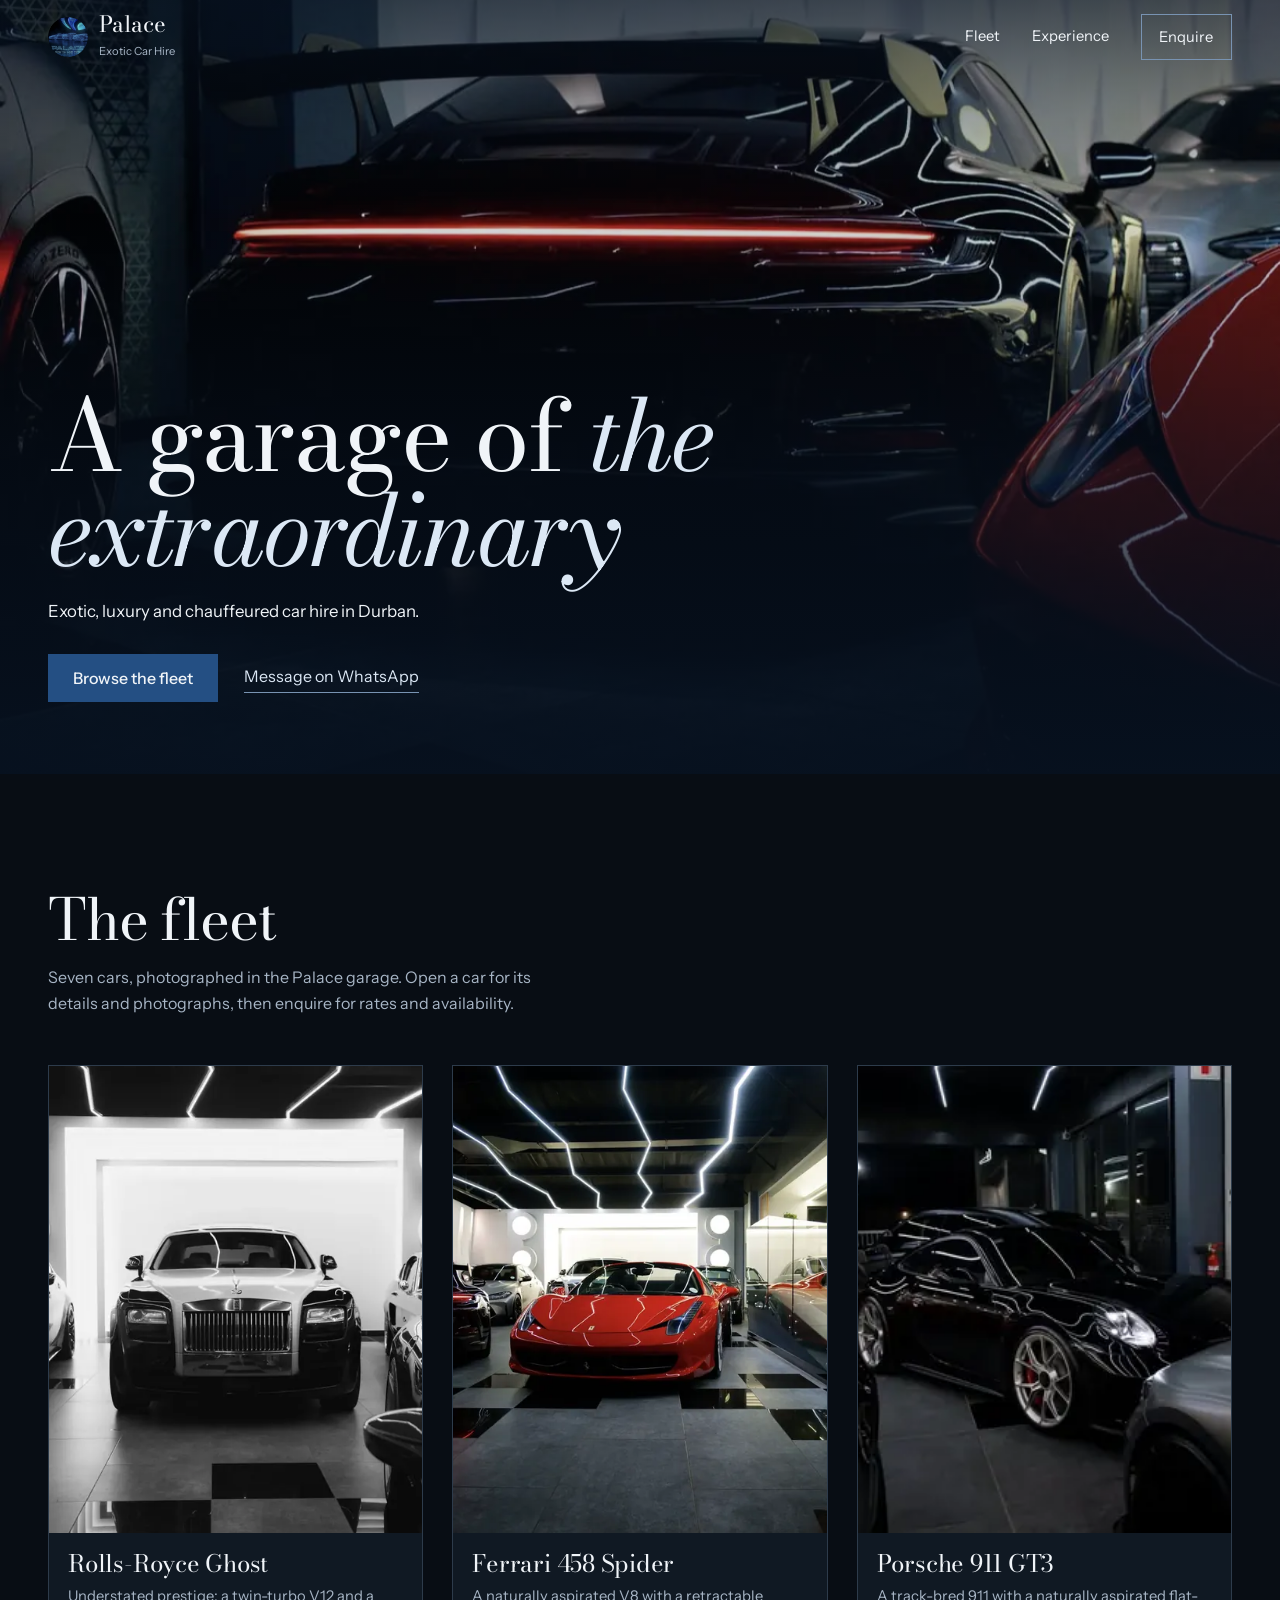
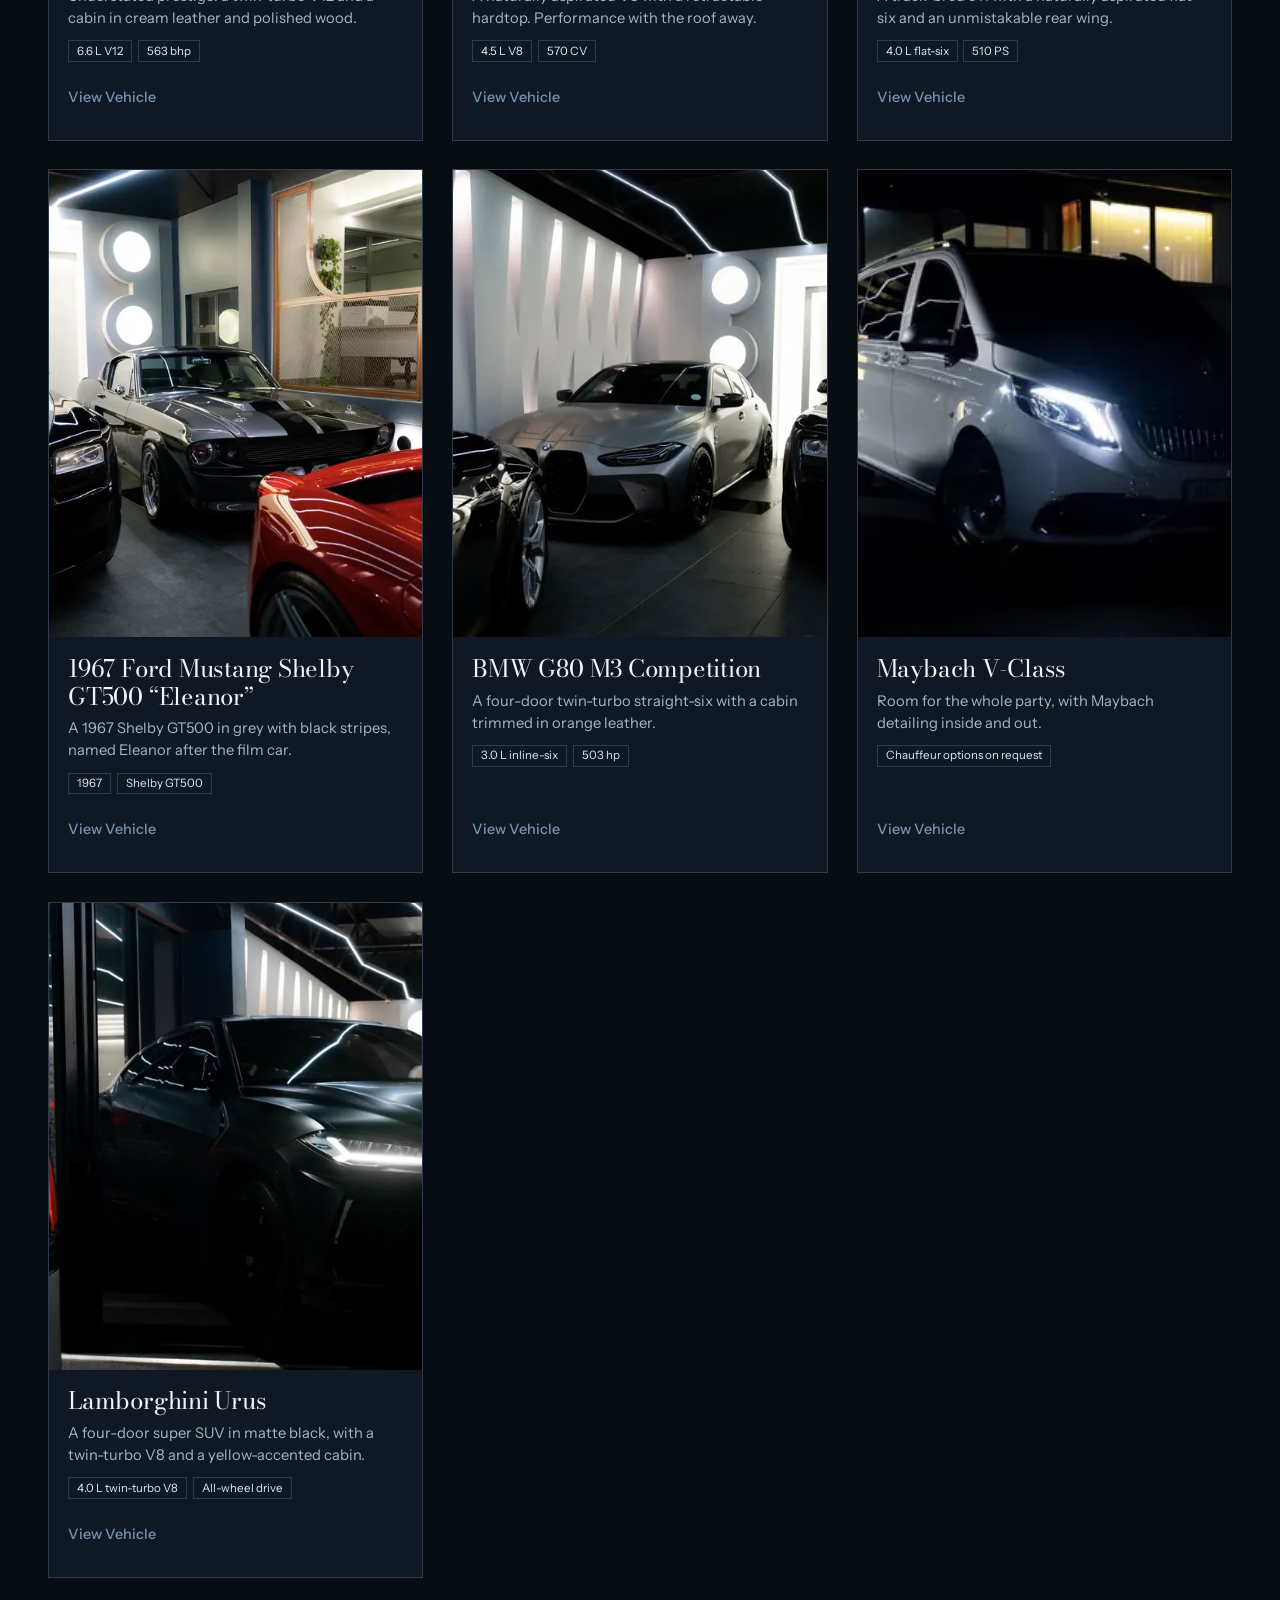
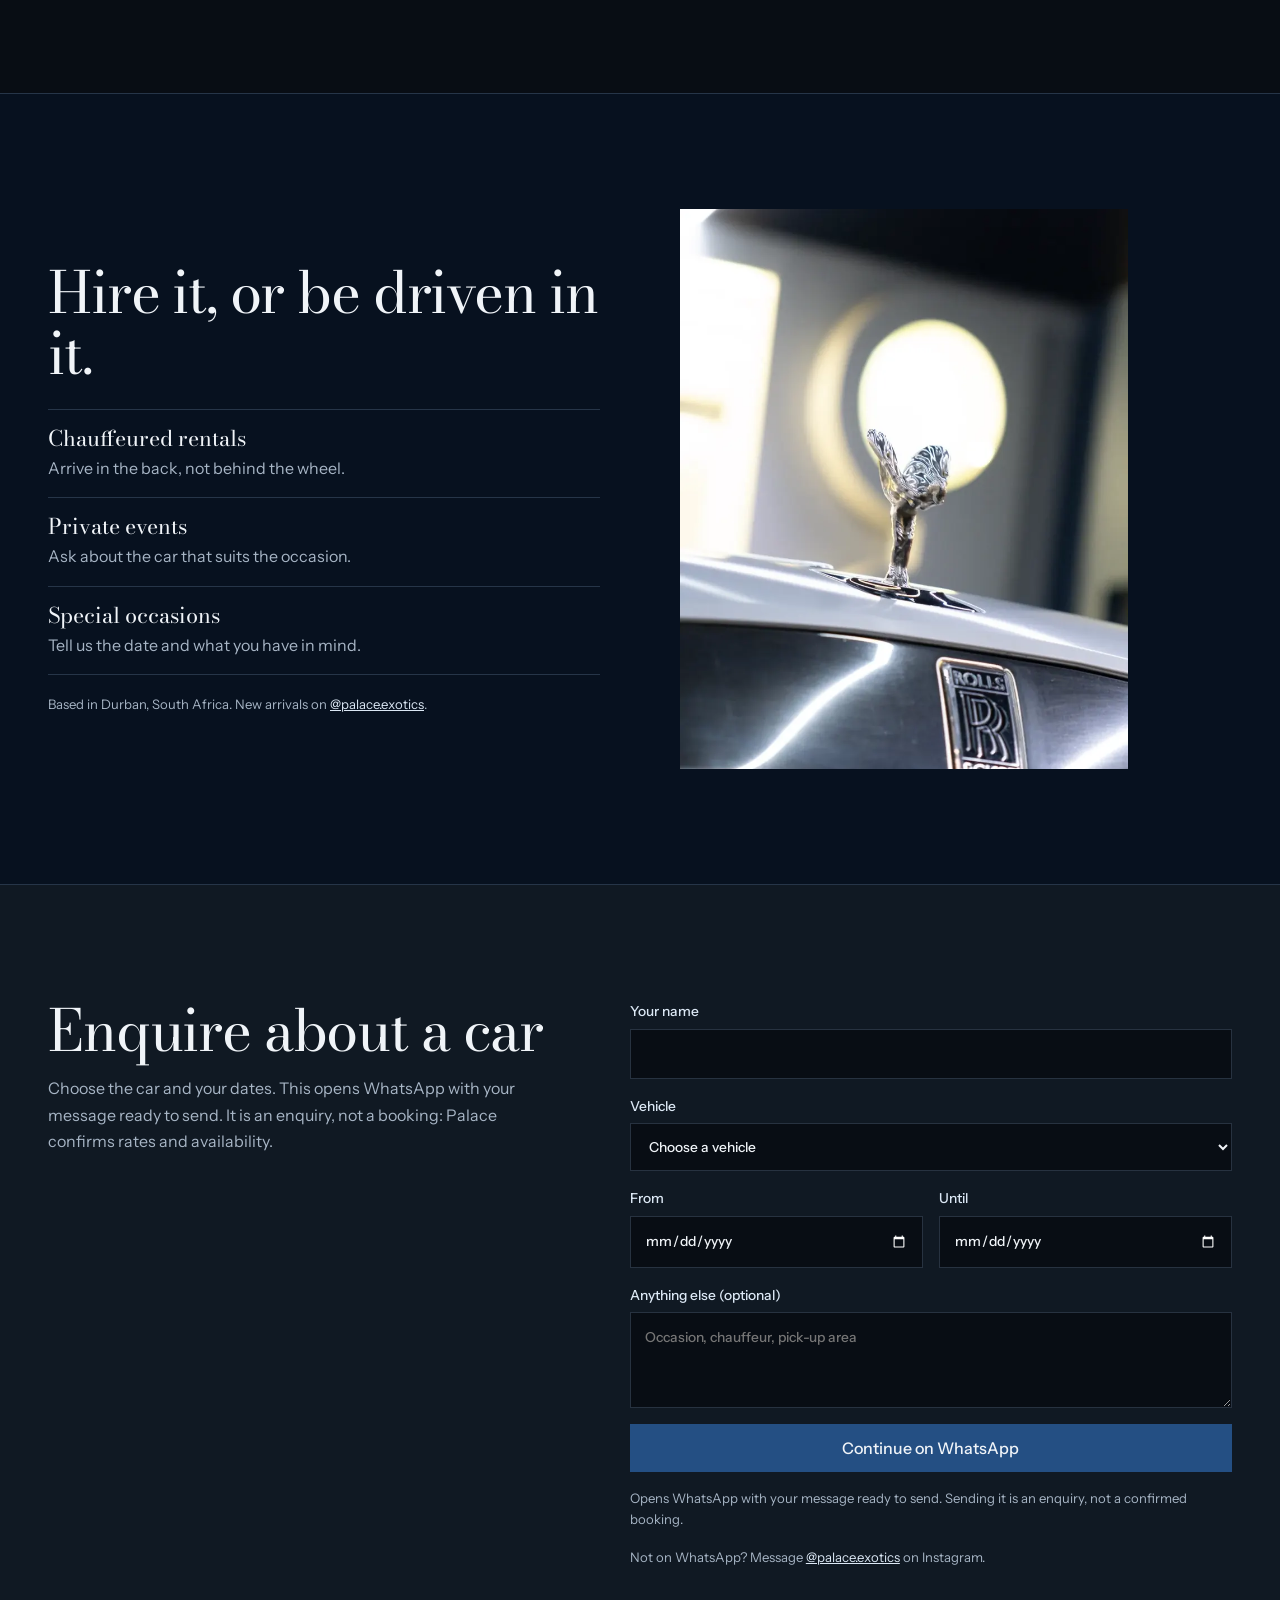
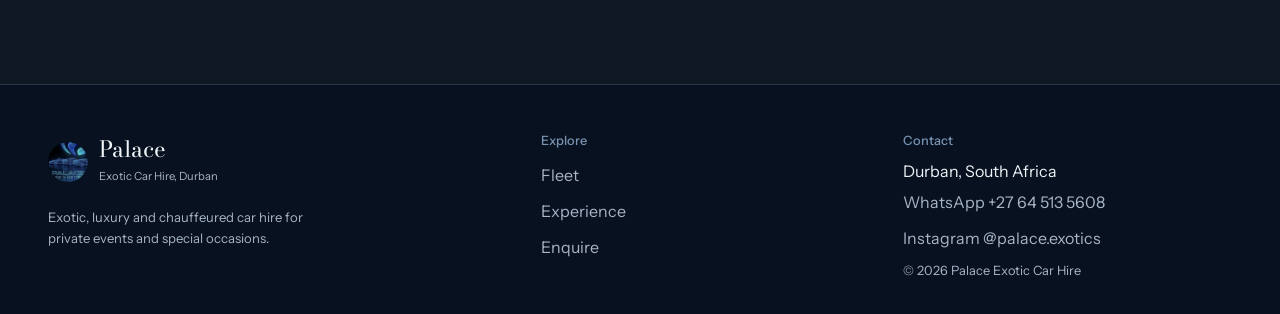
<file: index.html>
<!DOCTYPE html>
<html lang="en">
<head>
<meta charset="utf-8">
<meta name="viewport" content="width=device-width, initial-scale=1, viewport-fit=cover">
<title>Palace Exotic Car Hire | Luxury &amp; Exotic Car Rental in Durban</title>
<meta name="description" content="Exotic, luxury and chauffeured car hire in Durban, South Africa: Rolls-Royce Ghost, Ferrari 458 Spider, Porsche 911 GT3, 1967 Shelby GT500, BMW M3 Competition, Maybach V-Class and Lamborghini Urus. Enquire on WhatsApp.">
<meta property="og:title" content="Palace Exotic Car Hire | Luxury &amp; Exotic Car Rental in Durban">
<meta property="og:description" content="Exotic, luxury and chauffeured car hire in Durban, South Africa: Rolls-Royce Ghost, Ferrari 458 Spider, Porsche 911 GT3, 1967 Shelby GT500, BMW M3 Competition, Maybach V-Class and Lamborghini Urus. Enquire on WhatsApp.">
<meta property="og:type" content="website">
<meta property="og:site_name" content="Palace Exotic Car Hire">
<meta property="og:locale" content="en_ZA">
<!-- Before launch: make og:image absolute and add <link rel="canonical" href="https://YOUR-DOMAIN/PAGE.html"> -->
<meta property="og:image" content="assets/img/gt3-rear.webp">
<meta name="twitter:card" content="summary_large_image">
<meta name="theme-color" content="#07111F">
<link rel="icon" href="assets/img/logo.webp" type="image/webp">
<link rel="apple-touch-icon" href="assets/img/apple-touch-icon.png">
<link rel="preload" as="font" type="font/woff2" href="assets/fonts/bodoni-moda-latin-wght-normal.woff2" crossorigin>
<link rel="preload" as="font" type="font/woff2" href="assets/fonts/instrument-sans-latin-wght-normal.woff2" crossorigin>
<link rel="preload" as="image" href="assets/img/gt3-rear.webp" imagesrcset="assets/img/gt3-rear-480.webp 480w, assets/img/gt3-rear-800.webp 800w, assets/img/gt3-rear.webp 1170w" imagesizes="100vw" fetchpriority="high">
<link rel="stylesheet" href="assets/css/site.css">
</head>
<body>
<div id="sentinel" aria-hidden="true" style="position:absolute;top:0;left:0;width:1px;height:40px;pointer-events:none"></div>
<a class="skip" href="#main">Skip to content</a>
<header class="nav" id="nav">
  <a class="brand" href="index.html" aria-label="Palace Exotic Car Hire, home"><img src="assets/img/logo.webp" width="40" height="40" alt=""><span><b>Palace</b><small>Exotic Car Hire</small></span></a>
  <button class="menu" aria-expanded="false" aria-controls="links">Menu</button>
  <nav class="links" id="links" aria-label="Primary"><a href="index.html#fleet">Fleet</a><a href="index.html#experience">Experience</a><a class="cta" href="index.html#enquire">Enquire</a></nav>
</header>
<main id="main">
<section class="hero" aria-label="Palace Exotic Car Hire"><div class="ph"><img src="assets/img/gt3-rear.webp" srcset="assets/img/gt3-rear-480.webp 480w, assets/img/gt3-rear-800.webp 800w, assets/img/gt3-rear.webp 1170w" sizes="100vw" width="1170" height="1457" alt="Rear of a black Porsche 911 GT3 in the Palace garage, its red light bar glowing" fetchpriority="high"></div>
 <div class="in"><h1 class="serif">A garage of <em>the extraordinary</em></h1><p>Exotic, luxury and chauffeured car hire in Durban.</p>
 <div class="acts"><a class="btn" href="#fleet">Browse the fleet</a><a class="ulink wa" href="https://wa.me/27645135608" target="_blank" rel="noopener noreferrer">Message on WhatsApp</a></div></div></section>
<section class="sec" id="fleet"><div class="wrap"><h2 class="serif">The fleet</h2><p class="sub">Seven cars, photographed in the Palace garage. Open a car for its details and photographs, then enquire for rates and availability.</p>
<div class="grid">
<article class="card"><a class="ph" href="rolls-royce-ghost.html" tabindex="-1" aria-hidden="true"><img src="assets/img/ghost-front.webp" srcset="assets/img/ghost-front-480.webp 480w, assets/img/ghost-front-800.webp 800w, assets/img/ghost-front.webp 1170w" sizes="(max-width:899px) 50vw, 33vw" width="1170" height="1554" alt="" loading="lazy" decoding="async" style="object-position:50% 58%"></a>
 <div class="bd"><h3><a href="rolls-royce-ghost.html">Rolls-Royce Ghost</a></h3><p>Understated prestige: a twin-turbo V12 and a cabin in cream leather and polished wood.</p><ul class="chips"><li>6.6 L V12</li><li>563 bhp</li></ul>
 <a class="more" href="rolls-royce-ghost.html">View Vehicle<span class="sr">: Rolls-Royce Ghost</span></a></div></article>
<article class="card"><a class="ph" href="ferrari-458-spider.html" tabindex="-1" aria-hidden="true"><img src="assets/img/ferrari-front.webp" srcset="assets/img/ferrari-front-480.webp 480w, assets/img/ferrari-front-800.webp 800w, assets/img/ferrari-front.webp 1170w" sizes="(max-width:899px) 50vw, 33vw" width="1170" height="1456" alt="" loading="lazy" decoding="async" style="object-position:50% 52%"></a>
 <div class="bd"><h3><a href="ferrari-458-spider.html">Ferrari 458 Spider</a></h3><p>A naturally aspirated V8 with a retractable hardtop. Performance with the roof away.</p><ul class="chips"><li>4.5 L V8</li><li>570 CV</li></ul>
 <a class="more" href="ferrari-458-spider.html">View Vehicle<span class="sr">: Ferrari 458 Spider</span></a></div></article>
<article class="card"><a class="ph" href="porsche-911-gt3.html" tabindex="-1" aria-hidden="true"><img src="assets/img/gt3-bay.webp" srcset="assets/img/gt3-bay-480.webp 480w, assets/img/gt3-bay-800.webp 800w, assets/img/gt3-bay.webp 1170w" sizes="(max-width:899px) 50vw, 33vw" width="1170" height="774" alt="" loading="lazy" decoding="async" style="object-position:42% 50%"></a>
 <div class="bd"><h3><a href="porsche-911-gt3.html">Porsche 911 GT3</a></h3><p>A track-bred 911 with a naturally aspirated flat-six and an unmistakable rear wing.</p><ul class="chips"><li>4.0 L flat-six</li><li>510 PS</li></ul>
 <a class="more" href="porsche-911-gt3.html">View Vehicle<span class="sr">: Porsche 911 GT3</span></a></div></article>
<article class="card"><a class="ph" href="ford-mustang-shelby-gt500-eleanor.html" tabindex="-1" aria-hidden="true"><img src="assets/img/gt500-front.webp" srcset="assets/img/gt500-front-480.webp 480w, assets/img/gt500-front-800.webp 800w, assets/img/gt500-front.webp 1170w" sizes="(max-width:899px) 50vw, 33vw" width="1170" height="1553" alt="" loading="lazy" decoding="async" style="object-position:50% 55%"></a>
 <div class="bd"><h3><a href="ford-mustang-shelby-gt500-eleanor.html">1967 Ford Mustang Shelby GT500 “Eleanor”</a></h3><p>A 1967 Shelby GT500 in grey with black stripes, named Eleanor after the film car.</p><ul class="chips"><li>1967</li><li>Shelby GT500</li></ul>
 <a class="more" href="ford-mustang-shelby-gt500-eleanor.html">View Vehicle<span class="sr">: 1967 Ford Mustang Shelby GT500 “Eleanor”</span></a></div></article>
<article class="card"><a class="ph" href="bmw-g80-m3-competition.html" tabindex="-1" aria-hidden="true"><img src="assets/img/m3-front.webp" srcset="assets/img/m3-front-480.webp 480w, assets/img/m3-front-800.webp 800w, assets/img/m3-front.webp 1170w" sizes="(max-width:899px) 50vw, 33vw" width="1170" height="1394" alt="" loading="lazy" decoding="async" style="object-position:50% 58%"></a>
 <div class="bd"><h3><a href="bmw-g80-m3-competition.html">BMW G80 M3 Competition</a></h3><p>A four-door twin-turbo straight-six with a cabin trimmed in orange leather.</p><ul class="chips"><li>3.0 L inline-six</li><li>503 hp</li></ul>
 <a class="more" href="bmw-g80-m3-competition.html">View Vehicle<span class="sr">: BMW G80 M3 Competition</span></a></div></article>
<article class="card"><a class="ph" href="maybach-v-class.html" tabindex="-1" aria-hidden="true"><img src="assets/img/maybach-front.webp" srcset="assets/img/maybach-front-480.webp 480w, assets/img/maybach-front-800.webp 800w, assets/img/maybach-front.webp 1170w" sizes="(max-width:899px) 50vw, 33vw" width="1170" height="773" alt="" loading="lazy" decoding="async" style="object-position:42% 50%"></a>
 <div class="bd"><h3><a href="maybach-v-class.html">Maybach V-Class</a></h3><p>Room for the whole party, with Maybach detailing inside and out.</p><ul class="chips"><li>Chauffeur options on request</li></ul>
 <a class="more" href="maybach-v-class.html">View Vehicle<span class="sr">: Maybach V-Class</span></a></div></article>
<article class="card"><a class="ph" href="lamborghini-urus.html" tabindex="-1" aria-hidden="true"><img src="assets/img/lamborghini-urus-side.webp" srcset="assets/img/lamborghini-urus-side-480.webp 480w, assets/img/lamborghini-urus-side-800.webp 800w, assets/img/lamborghini-urus-side.webp 1170w" sizes="(max-width:899px) 50vw, 33vw" width="1170" height="1462" alt="" loading="lazy" decoding="async" style="object-position:62% 55%"></a>
 <div class="bd"><h3><a href="lamborghini-urus.html">Lamborghini Urus</a></h3><p>A four-door super SUV in matte black, with a twin-turbo V8 and a yellow-accented cabin.</p><ul class="chips"><li>4.0 L twin-turbo V8</li><li>All-wheel drive</li></ul>
 <a class="more" href="lamborghini-urus.html">View Vehicle<span class="sr">: Lamborghini Urus</span></a></div></article>
</div></div></section>
<section class="sec story" id="experience"><div class="wrap cols"><div><h2 class="serif">Hire it, or be driven in it.</h2>
<ul><li><b>Chauffeured rentals</b><span>Arrive in the back, not behind the wheel.</span></li><li><b>Private events</b><span>Ask about the car that suits the occasion.</span></li><li><b>Special occasions</b><span>Tell us the date and what you have in mind.</span></li></ul>
<p class="fine" style="margin-top:1.2rem">Based in Durban, South Africa. New arrivals on <a href="https://www.instagram.com/palace.exotics/" target="_blank" rel="noopener noreferrer">@palace.exotics</a>.</p></div>
<div class="ph"><img src="assets/img/ghost-spirit.webp" srcset="assets/img/ghost-spirit-480.webp 480w, assets/img/ghost-spirit-800.webp 800w, assets/img/ghost-spirit.webp 1170w" sizes="(max-width:859px) 100vw, 40vw" width="1170" height="1554" alt="The Spirit of Ecstasy mascot on a Rolls-Royce Ghost" loading="lazy" decoding="async"></div></div></section>
<section class="sec enqs" id="enquire"><div class="wrap cols"><div><h2 class="serif">Enquire about a car</h2><p class="sub">Choose the car and your dates. This opens WhatsApp with your message ready to send. It is an enquiry, not a booking: Palace confirms rates and availability.</p></div>
<form id="form" novalidate>
 <label>Your name<input name="name" autocomplete="name" required aria-describedby="e-name"><span class="err" id="e-name" role="alert" hidden></span></label>
 <label>Vehicle<select name="car" required aria-describedby="e-car"><option value="">Choose a vehicle</option><option>Rolls-Royce Ghost</option><option>Ferrari 458 Spider</option><option>Porsche 911 GT3</option><option>1967 Ford Mustang Shelby GT500 “Eleanor”</option><option>BMW G80 M3 Competition</option><option>Maybach V-Class</option><option>Lamborghini Urus</option><option>Not sure yet, please advise</option></select><span class="err" id="e-car" role="alert" hidden></span></label>
 <div class="two"><label>From<input type="date" name="from" aria-describedby="e-from"><span class="err" id="e-from" role="alert" hidden></span></label><label>Until<input type="date" name="to" aria-describedby="e-to"><span class="err" id="e-to" role="alert" hidden></span></label></div>
 <label>Anything else (optional)<textarea name="msg" rows="3" placeholder="Occasion, chauffeur, pick-up area"></textarea></label>
 <button class="btn" type="submit">Continue on WhatsApp</button>
 <p class="fine">Opens WhatsApp with your message ready to send. Sending it is an enquiry, not a confirmed booking.</p>
 <p class="fine">Not on WhatsApp? Message <a href="https://www.instagram.com/palace.exotics/" target="_blank" rel="noopener noreferrer">@palace.exotics</a> on Instagram.</p>
</form>
<noscript><p class="fine">JavaScript is off: <a href="https://wa.me/27645135608" target="_blank" rel="noopener noreferrer">message us on WhatsApp</a> with the car and your dates.</p></noscript></div></section>
</main>
<footer><div class="wrap">
  <div><a class="brand" href="index.html"><img src="assets/img/logo.webp" width="40" height="40" alt=""><span><b>Palace</b><small>Exotic Car Hire, Durban</small></span></a>
  <p class="fine" style="margin-top:1rem;max-width:30ch">Exotic, luxury and chauffeured car hire for private events and special occasions.</p></div>
  <nav aria-label="Footer"><h2>Explore</h2><ul><li><a href="index.html#fleet">Fleet</a></li><li><a href="index.html#experience">Experience</a></li><li><a href="index.html#enquire">Enquire</a></li></ul></nav>
  <div><h2>Contact</h2><ul><li>Durban, South Africa</li><li><a class="wa" href="https://wa.me/27645135608" target="_blank" rel="noopener noreferrer">WhatsApp +27 64 513 5608</a></li><li><a href="https://www.instagram.com/palace.exotics/" target="_blank" rel="noopener noreferrer">Instagram @palace.exotics</a></li></ul>
  <small>© <span id="yr">2026</span> Palace Exotic Car Hire</small></div>
</div></footer>
<script src="assets/js/site.js" defer></script>
</body>
</html>
</file>
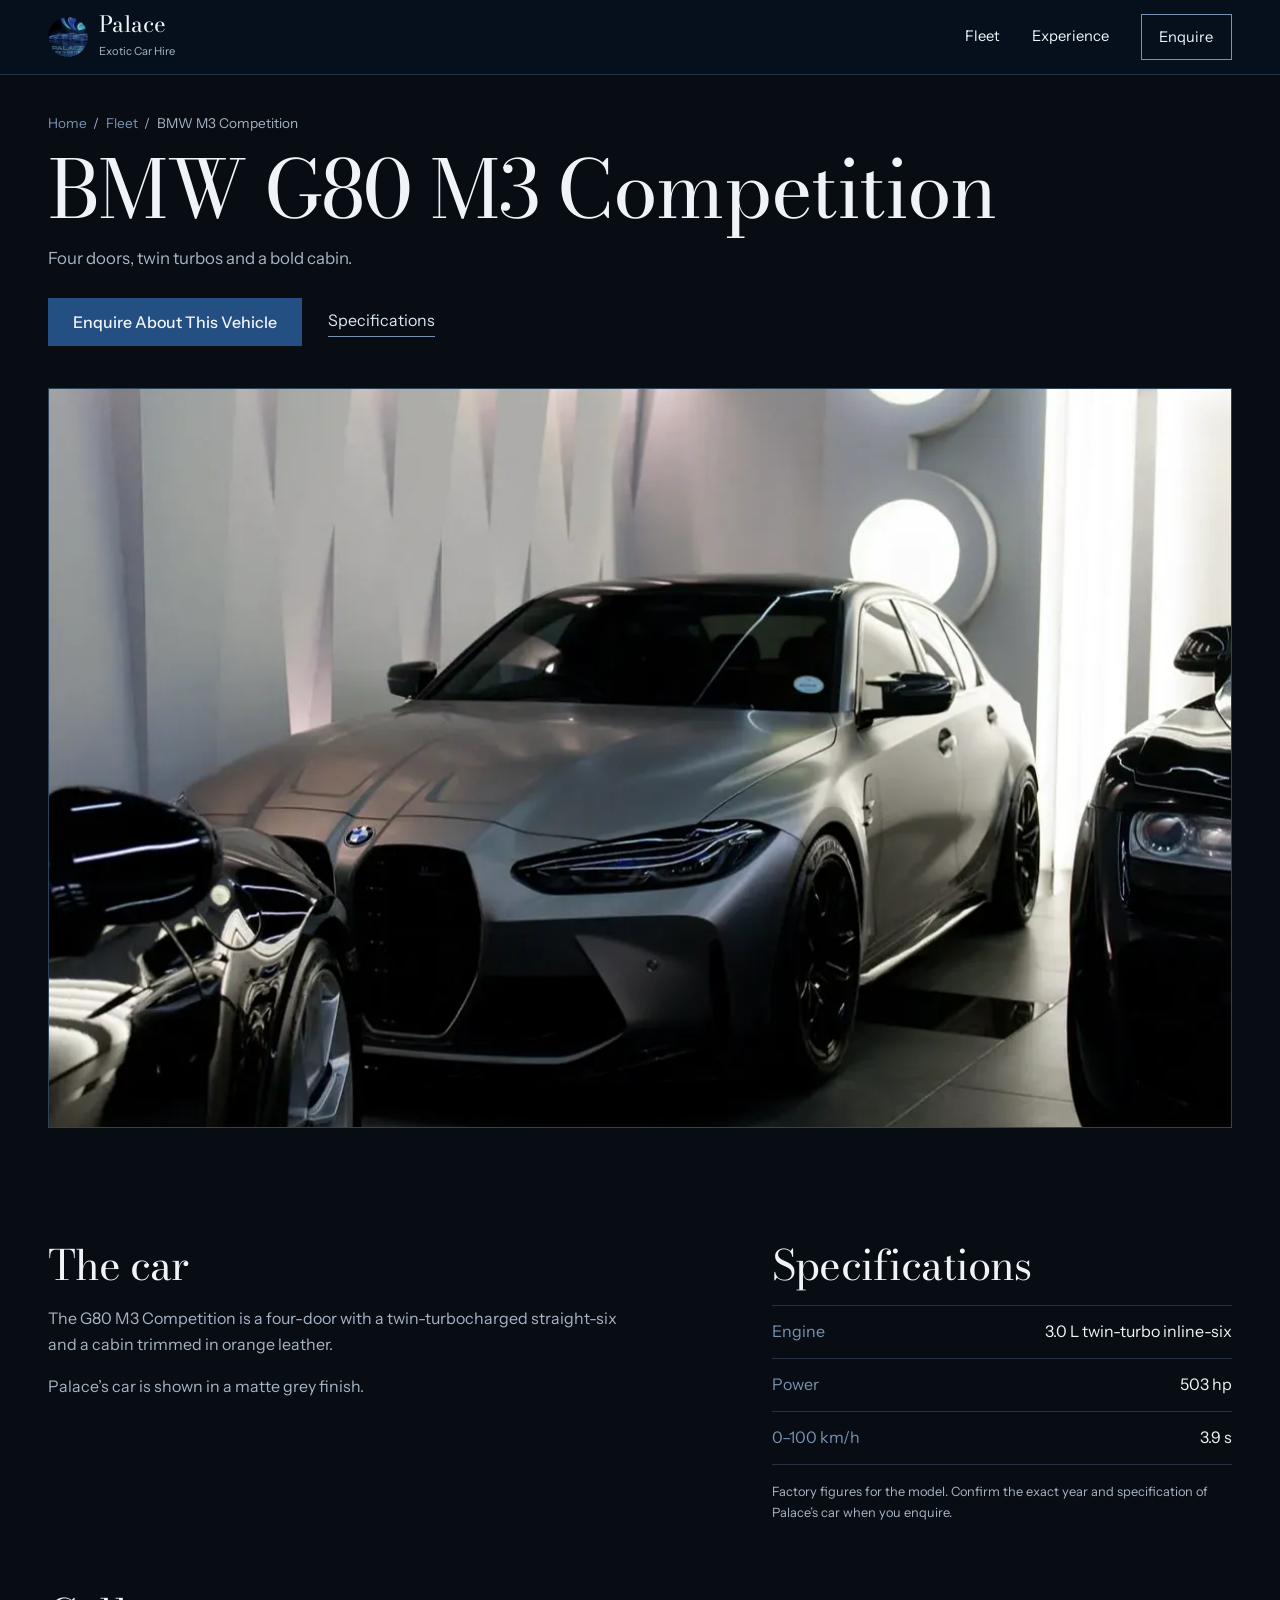
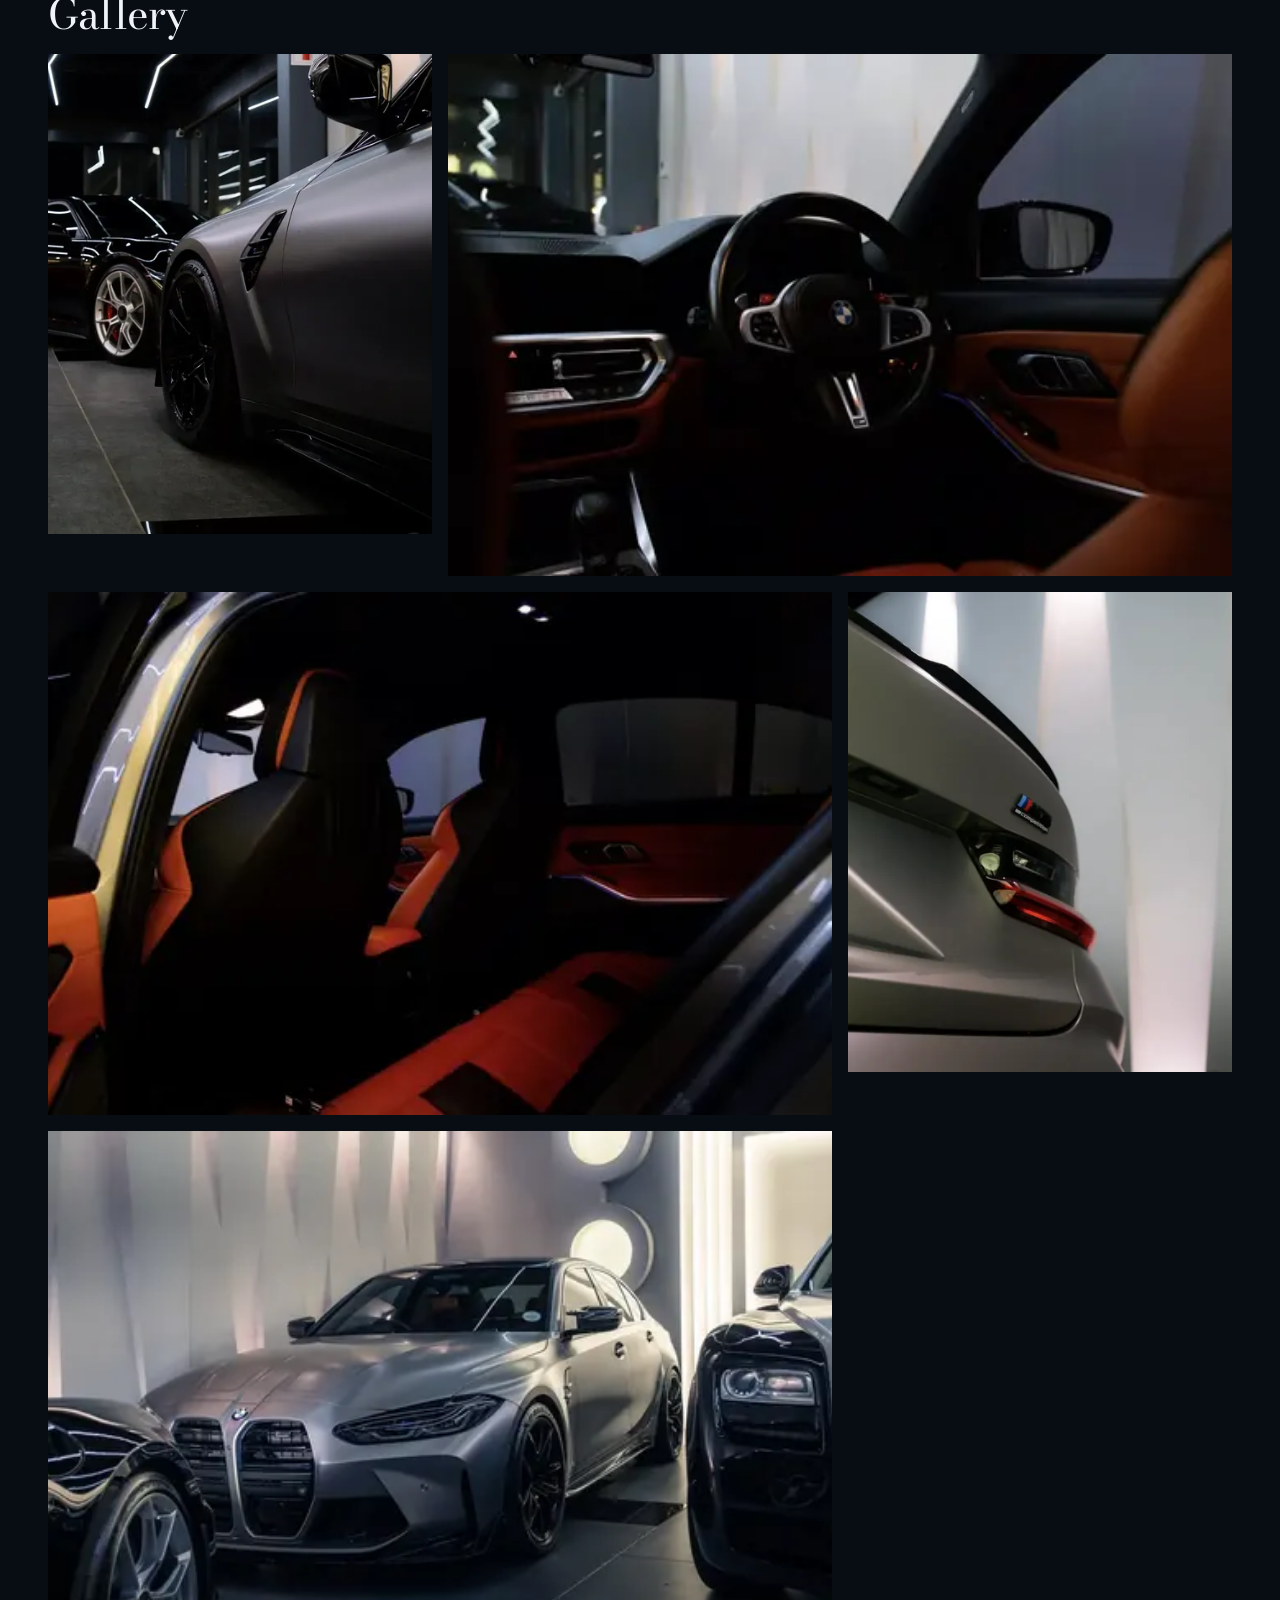
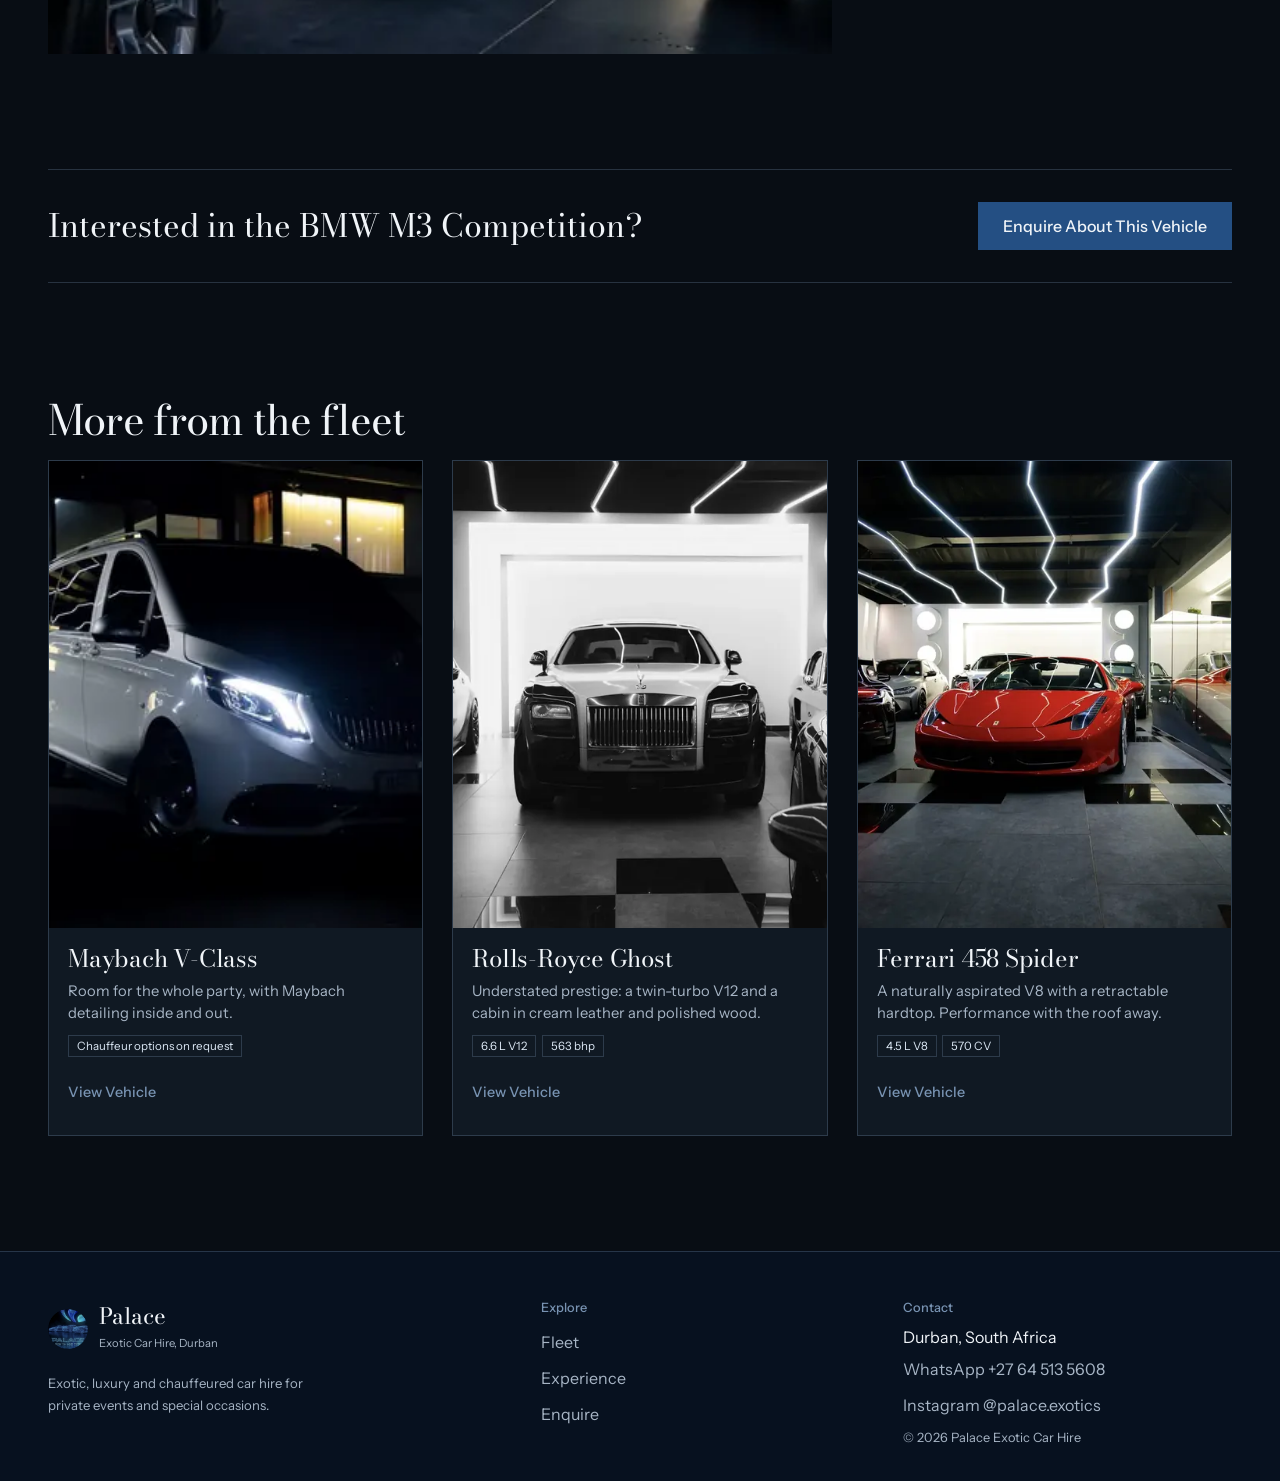
<file: bmw-g80-m3-competition.html>
<!DOCTYPE html>
<html lang="en">
<head>
<meta charset="utf-8">
<meta name="viewport" content="width=device-width, initial-scale=1, viewport-fit=cover">
<title>BMW G80 M3 Competition hire in Durban | Palace Exotic Car Hire</title>
<meta name="description" content="BMW G80 M3 Competition for hire in Durban, South Africa. A four-door twin-turbo straight-six with a cabin trimmed in orange leather. Enquire on WhatsApp.">
<meta property="og:title" content="BMW G80 M3 Competition hire in Durban | Palace Exotic Car Hire">
<meta property="og:description" content="BMW G80 M3 Competition for hire in Durban, South Africa. A four-door twin-turbo straight-six with a cabin trimmed in orange leather. Enquire on WhatsApp.">
<meta property="og:type" content="website">
<meta property="og:site_name" content="Palace Exotic Car Hire">
<meta property="og:locale" content="en_ZA">
<!-- Before launch: make og:image absolute and add <link rel="canonical" href="https://YOUR-DOMAIN/PAGE.html"> -->
<meta property="og:image" content="assets/img/m3-front.webp">
<meta name="twitter:card" content="summary_large_image">
<meta name="theme-color" content="#07111F">
<link rel="icon" href="assets/img/logo.webp" type="image/webp">
<link rel="apple-touch-icon" href="assets/img/apple-touch-icon.png">
<link rel="preload" as="font" type="font/woff2" href="assets/fonts/bodoni-moda-latin-wght-normal.woff2" crossorigin>
<link rel="preload" as="font" type="font/woff2" href="assets/fonts/instrument-sans-latin-wght-normal.woff2" crossorigin>
<link rel="preload" as="image" href="assets/img/m3-front.webp" imagesrcset="assets/img/m3-front-480.webp 480w, assets/img/m3-front-800.webp 800w, assets/img/m3-front.webp 1170w" imagesizes="(min-width:1200px) 1200px, 100vw" fetchpriority="high">
<link rel="stylesheet" href="assets/css/site.css">
</head>
<body>
<a class="skip" href="#main">Skip to content</a>
<header class="nav solid" id="nav">
  <a class="brand" href="index.html" aria-label="Palace Exotic Car Hire, home"><img src="assets/img/logo.webp" width="40" height="40" alt=""><span><b>Palace</b><small>Exotic Car Hire</small></span></a>
  <button class="menu" aria-expanded="false" aria-controls="links">Menu</button>
  <nav class="links" id="links" aria-label="Primary"><a href="index.html#fleet">Fleet</a><a href="index.html#experience">Experience</a><a class="cta" href="index.html#enquire">Enquire</a></nav>
</header>
<main id="main" class="page">
<section class="wrap vh"><nav class="crumbs" aria-label="Breadcrumb"><a href="index.html">Home</a><span aria-hidden="true">/</span><a href="index.html#fleet">Fleet</a><span aria-hidden="true">/</span><span style="margin:0" aria-current="page">BMW M3 Competition</span></nav>
<h1 class="serif">BMW G80 M3 Competition</h1><p class="lead">Four doors, twin turbos and a bold cabin.</p>
<div class="acts"><a class="btn" data-car="BMW G80 M3 Competition" href="https://wa.me/27645135608" target="_blank" rel="noopener noreferrer">Enquire About This Vehicle</a><a class="ulink" href="#specs">Specifications</a></div></section>
<div class="wrap"><figure class="ph vhero"><img src="assets/img/m3-front.webp" srcset="assets/img/m3-front-480.webp 480w, assets/img/m3-front-800.webp 800w, assets/img/m3-front.webp 1170w" sizes="(min-width:1200px) 1200px, 100vw" width="1170" height="1394" alt="BMW G80 M3 Competition in the Palace garage" fetchpriority="high" style="object-position:50% 58%"></figure></div>
<section class="wrap vb"><div><h2 class="serif">The car</h2><p>The G80 M3 Competition is a four-door with a twin-turbocharged straight-six and a cabin trimmed in orange leather.</p><p>Palace’s car is shown in a matte grey finish.</p></div>
<div id="specs"><h2 class="serif">Specifications</h2><dl class="spec"><div><dt>Engine</dt><dd>3.0 L twin-turbo inline-six</dd></div><div><dt>Power</dt><dd>503 hp</dd></div><div><dt>0–100 km/h</dt><dd>3.9 s</dd></div></dl><p class="note">Factory figures for the model. Confirm the exact year and specification of Palace’s car when you enquire.</p></div></section>
<section class="wrap gl" aria-labelledby="g"><h2 class="serif" id="g">Gallery</h2><div class="gal"><figure class="ph p"><img src="assets/img/m3-side.webp" srcset="assets/img/m3-side-480.webp 480w, assets/img/m3-side-800.webp 800w, assets/img/m3-side.webp 1170w" sizes="(max-width:899px) 100vw, 33vw" width="1170" height="1393" alt="BMW M3 Competition: photograph 1" loading="lazy" decoding="async"></figure><figure class="ph l"><img src="assets/img/m3-cockpit.webp" srcset="assets/img/m3-cockpit-480.webp 480w, assets/img/m3-cockpit-800.webp 800w, assets/img/m3-cockpit.webp 1170w" sizes="(max-width:899px) 100vw, 33vw" width="1170" height="774" alt="BMW M3 Competition: photograph 2" loading="lazy" decoding="async"></figure><figure class="ph l"><img src="assets/img/m3-cabin.webp" srcset="assets/img/m3-cabin-480.webp 480w, assets/img/m3-cabin-800.webp 800w, assets/img/m3-cabin.webp 1170w" sizes="(max-width:899px) 100vw, 33vw" width="1170" height="774" alt="BMW M3 Competition: photograph 3" loading="lazy" decoding="async"></figure><figure class="ph p"><img src="assets/img/m3-rear.webp" srcset="assets/img/m3-rear-480.webp 480w, assets/img/m3-rear-800.webp 800w, assets/img/m3-rear.webp 1170w" sizes="(max-width:899px) 100vw, 33vw" width="1170" height="1394" alt="BMW M3 Competition: photograph 4" loading="lazy" decoding="async"></figure><figure class="ph l"><img src="assets/img/m3-bay.webp" srcset="assets/img/m3-bay-480.webp 480w, assets/img/m3-bay-800.webp 800w, assets/img/m3-bay.webp 1170w" sizes="(max-width:899px) 100vw, 33vw" width="1170" height="774" alt="BMW M3 Competition: photograph 5" loading="lazy" decoding="async"></figure></div></section>
<div class="wrap"><div class="band"><p>Interested in the BMW M3 Competition?</p><a class="btn" data-car="BMW G80 M3 Competition" href="https://wa.me/27645135608" target="_blank" rel="noopener noreferrer">Enquire About This Vehicle</a></div></div>
<section class="wrap rel" aria-labelledby="r"><h2 class="serif" id="r">More from the fleet</h2><div class="grid"><article class="card"><a class="ph" href="maybach-v-class.html" tabindex="-1" aria-hidden="true"><img src="assets/img/maybach-front.webp" srcset="assets/img/maybach-front-480.webp 480w, assets/img/maybach-front-800.webp 800w, assets/img/maybach-front.webp 1170w" sizes="(max-width:899px) 50vw, 33vw" width="1170" height="773" alt="" loading="lazy" decoding="async" style="object-position:42% 50%"></a>
 <div class="bd"><h3><a href="maybach-v-class.html">Maybach V-Class</a></h3><p>Room for the whole party, with Maybach detailing inside and out.</p><ul class="chips"><li>Chauffeur options on request</li></ul>
 <a class="more" href="maybach-v-class.html">View Vehicle<span class="sr">: Maybach V-Class</span></a></div></article>
<article class="card"><a class="ph" href="rolls-royce-ghost.html" tabindex="-1" aria-hidden="true"><img src="assets/img/ghost-front.webp" srcset="assets/img/ghost-front-480.webp 480w, assets/img/ghost-front-800.webp 800w, assets/img/ghost-front.webp 1170w" sizes="(max-width:899px) 50vw, 33vw" width="1170" height="1554" alt="" loading="lazy" decoding="async" style="object-position:50% 58%"></a>
 <div class="bd"><h3><a href="rolls-royce-ghost.html">Rolls-Royce Ghost</a></h3><p>Understated prestige: a twin-turbo V12 and a cabin in cream leather and polished wood.</p><ul class="chips"><li>6.6 L V12</li><li>563 bhp</li></ul>
 <a class="more" href="rolls-royce-ghost.html">View Vehicle<span class="sr">: Rolls-Royce Ghost</span></a></div></article>
<article class="card"><a class="ph" href="ferrari-458-spider.html" tabindex="-1" aria-hidden="true"><img src="assets/img/ferrari-front.webp" srcset="assets/img/ferrari-front-480.webp 480w, assets/img/ferrari-front-800.webp 800w, assets/img/ferrari-front.webp 1170w" sizes="(max-width:899px) 50vw, 33vw" width="1170" height="1456" alt="" loading="lazy" decoding="async" style="object-position:50% 52%"></a>
 <div class="bd"><h3><a href="ferrari-458-spider.html">Ferrari 458 Spider</a></h3><p>A naturally aspirated V8 with a retractable hardtop. Performance with the roof away.</p><ul class="chips"><li>4.5 L V8</li><li>570 CV</li></ul>
 <a class="more" href="ferrari-458-spider.html">View Vehicle<span class="sr">: Ferrari 458 Spider</span></a></div></article></div></section>
</main>
<footer><div class="wrap">
  <div><a class="brand" href="index.html"><img src="assets/img/logo.webp" width="40" height="40" alt=""><span><b>Palace</b><small>Exotic Car Hire, Durban</small></span></a>
  <p class="fine" style="margin-top:1rem;max-width:30ch">Exotic, luxury and chauffeured car hire for private events and special occasions.</p></div>
  <nav aria-label="Footer"><h2>Explore</h2><ul><li><a href="index.html#fleet">Fleet</a></li><li><a href="index.html#experience">Experience</a></li><li><a href="index.html#enquire">Enquire</a></li></ul></nav>
  <div><h2>Contact</h2><ul><li>Durban, South Africa</li><li><a class="wa" href="https://wa.me/27645135608" target="_blank" rel="noopener noreferrer">WhatsApp +27 64 513 5608</a></li><li><a href="https://www.instagram.com/palace.exotics/" target="_blank" rel="noopener noreferrer">Instagram @palace.exotics</a></li></ul>
  <small>© <span id="yr">2026</span> Palace Exotic Car Hire</small></div>
</div></footer>
<script src="assets/js/site.js" defer></script>
</body>
</html>
</file>
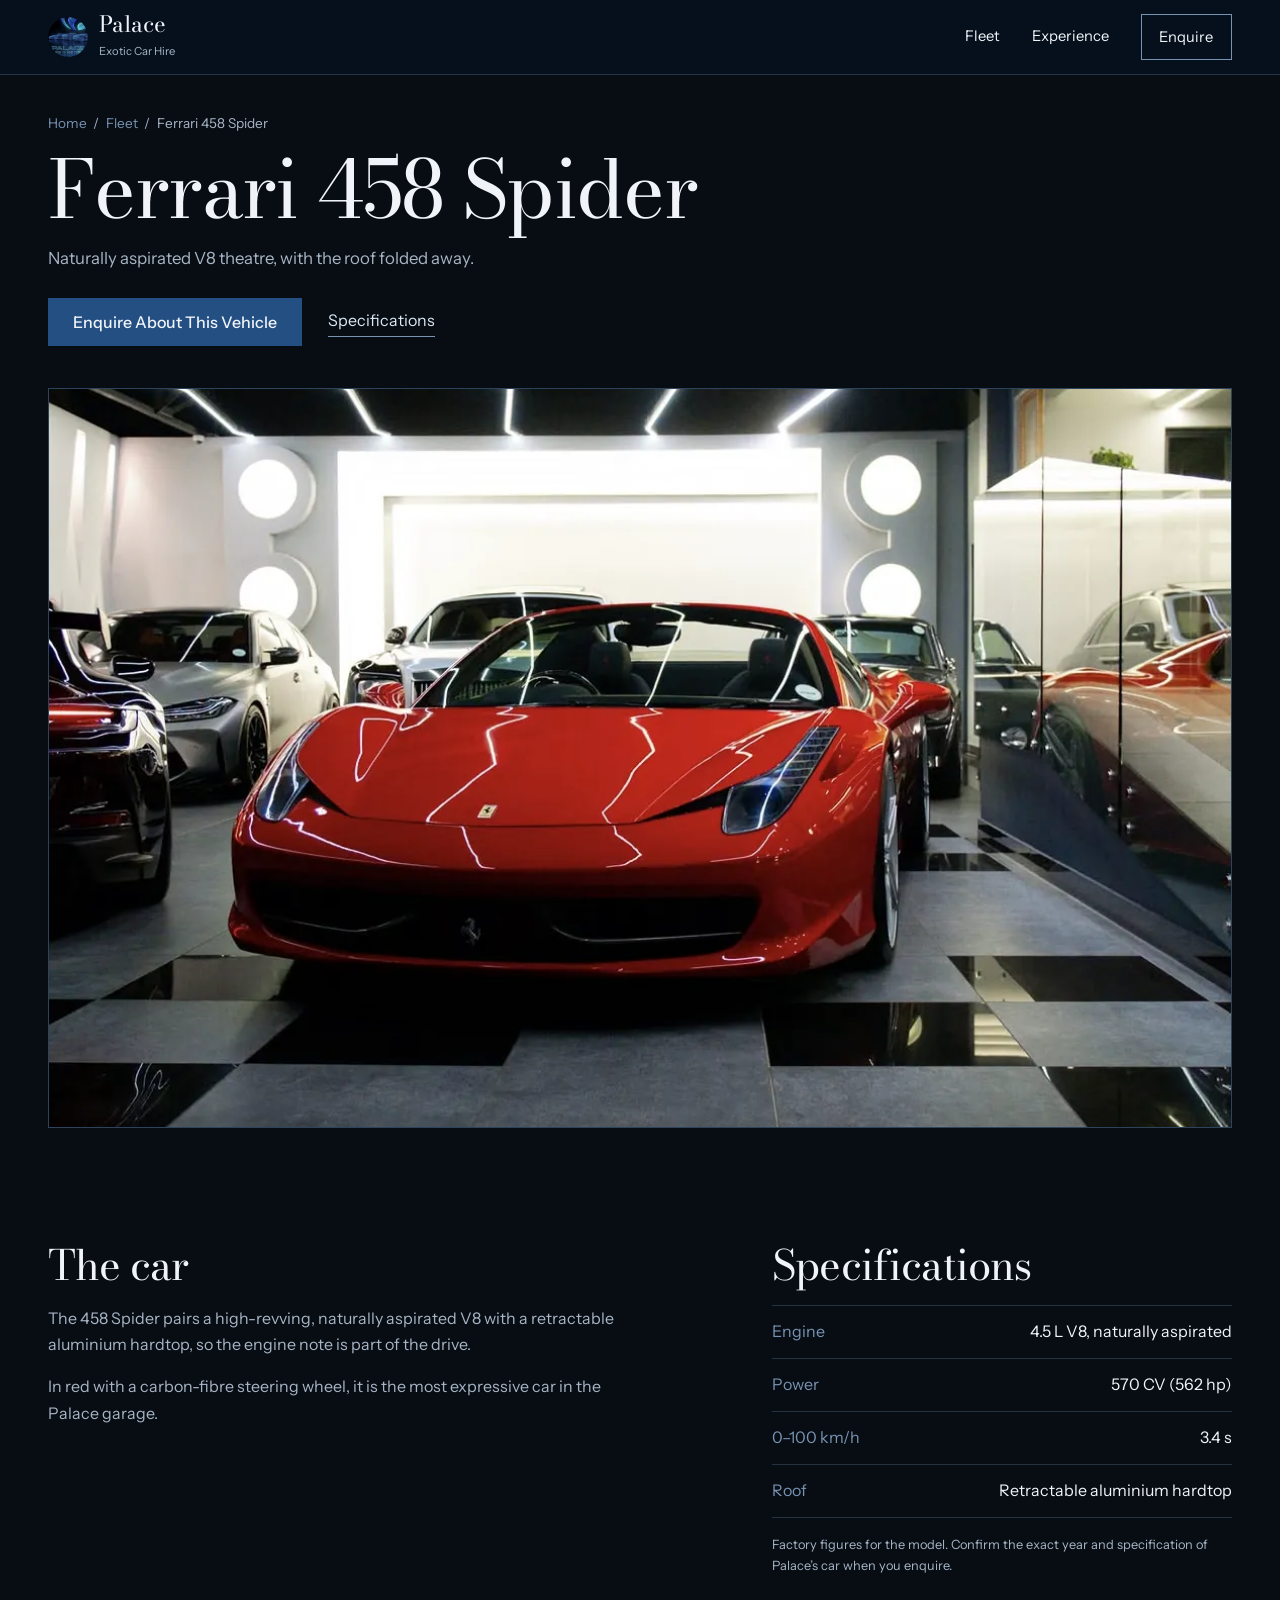
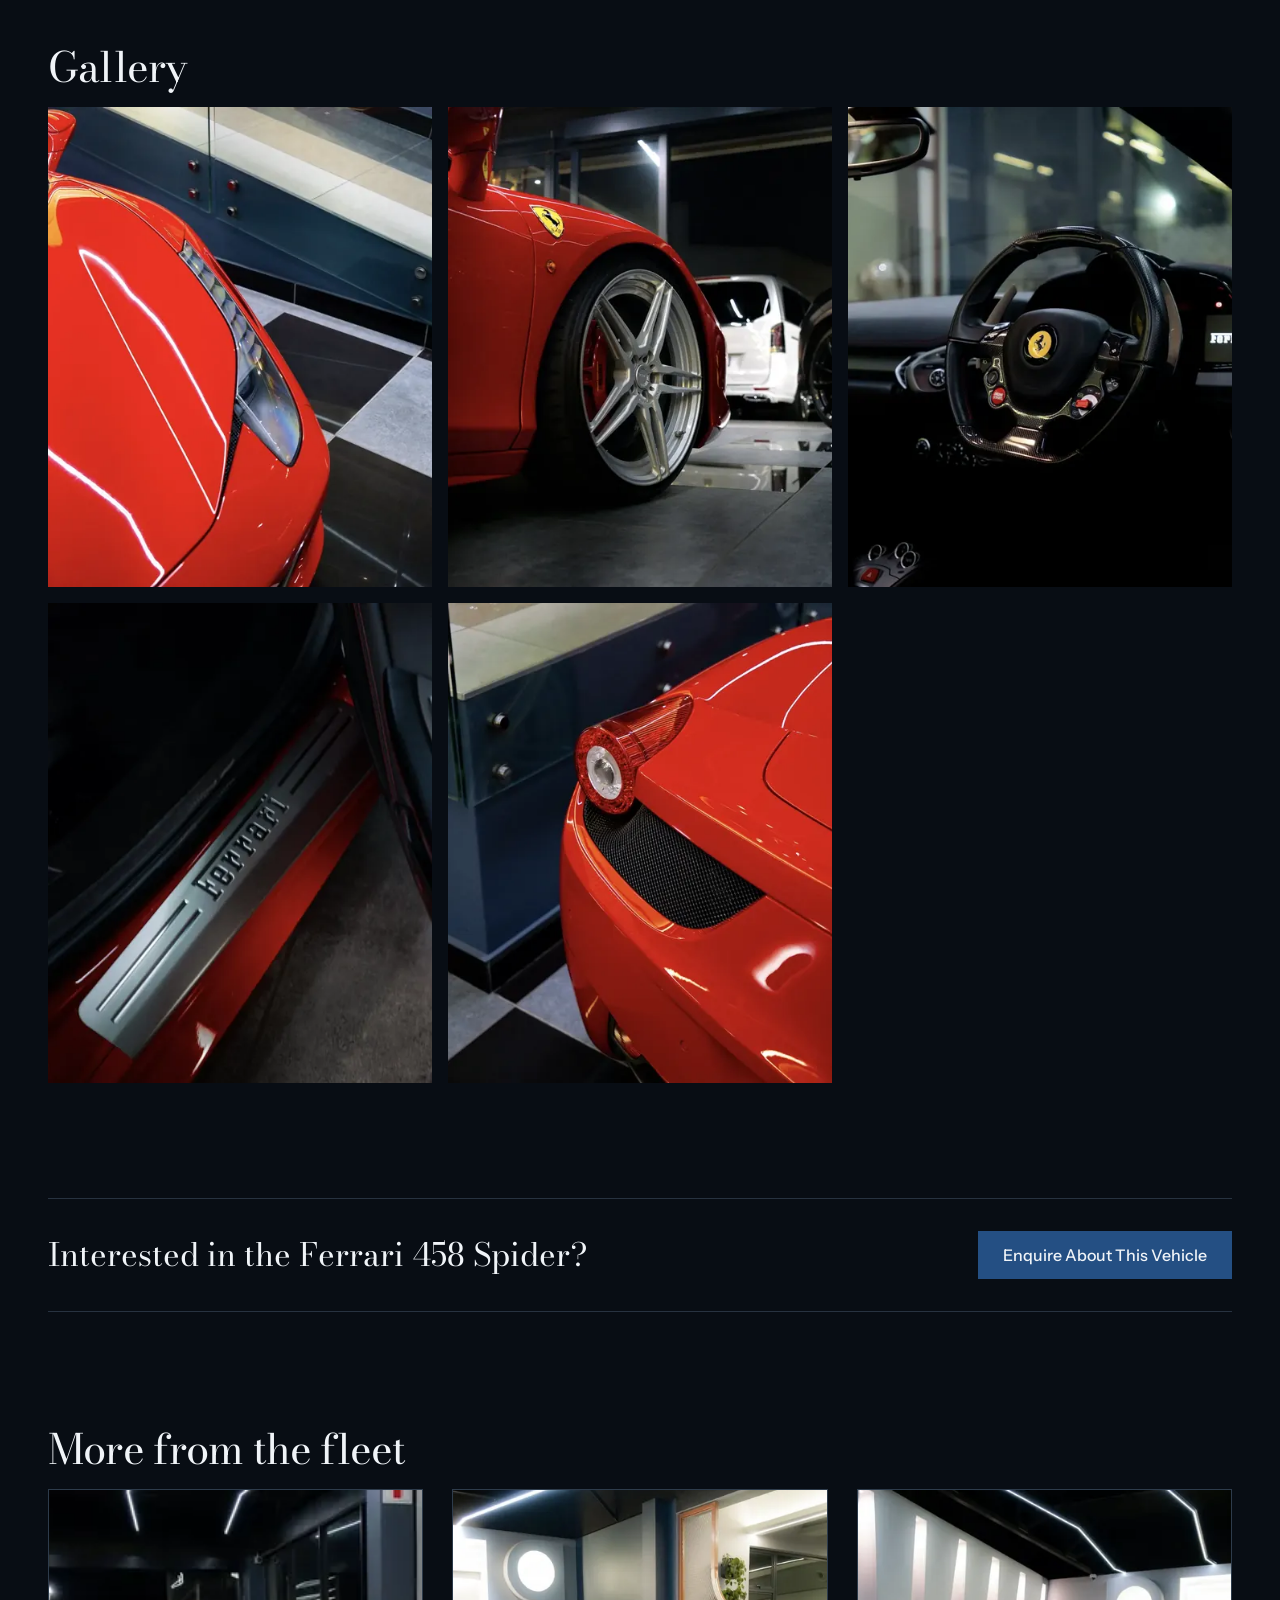
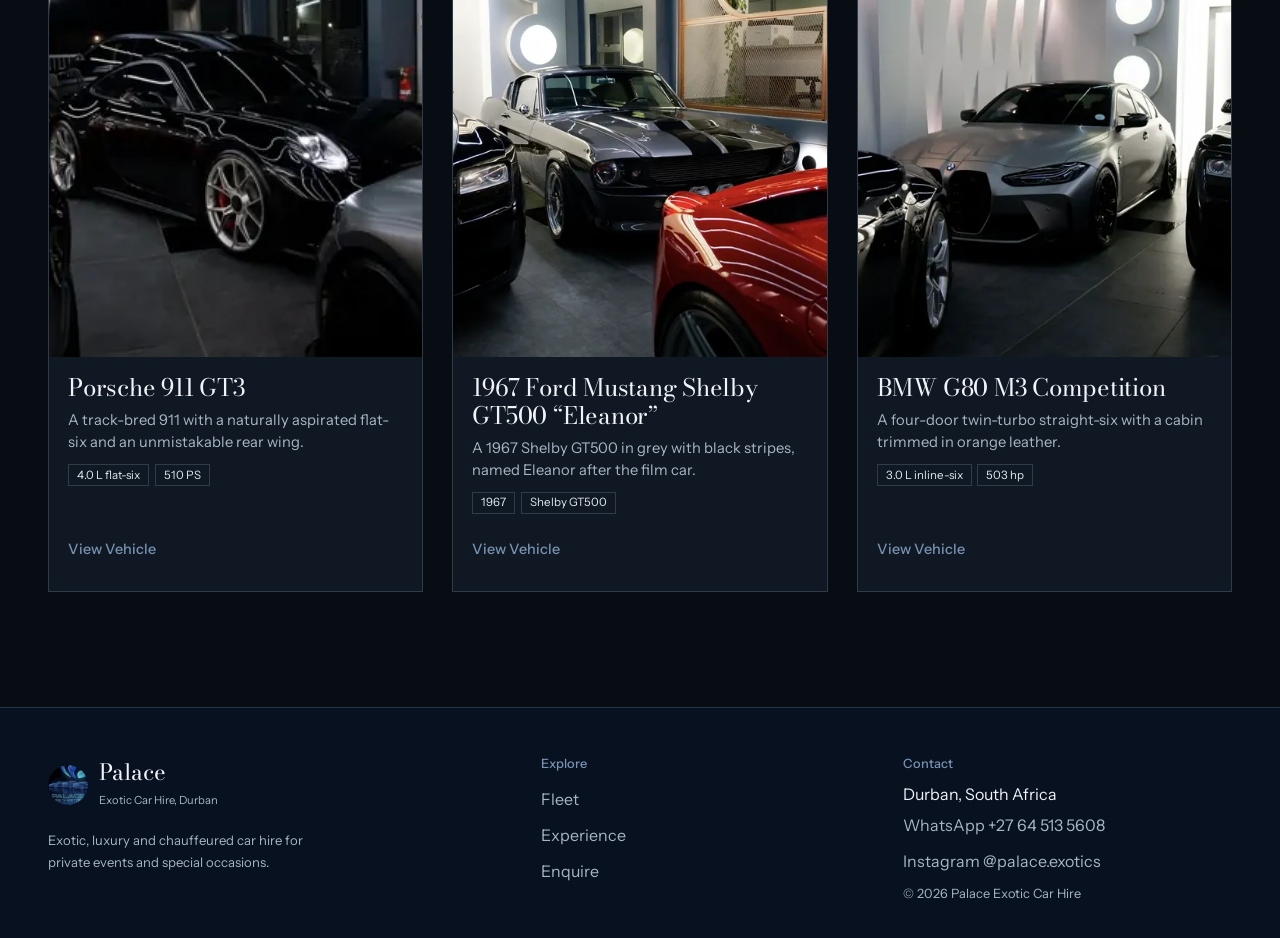
<file: ferrari-458-spider.html>
<!DOCTYPE html>
<html lang="en">
<head>
<meta charset="utf-8">
<meta name="viewport" content="width=device-width, initial-scale=1, viewport-fit=cover">
<title>Ferrari 458 Spider hire in Durban | Palace Exotic Car Hire</title>
<meta name="description" content="Ferrari 458 Spider for hire in Durban, South Africa. A naturally aspirated V8 with a retractable hardtop. Performance with the roof away. Enquire on WhatsApp.">
<meta property="og:title" content="Ferrari 458 Spider hire in Durban | Palace Exotic Car Hire">
<meta property="og:description" content="Ferrari 458 Spider for hire in Durban, South Africa. A naturally aspirated V8 with a retractable hardtop. Performance with the roof away. Enquire on WhatsApp.">
<meta property="og:type" content="website">
<meta property="og:site_name" content="Palace Exotic Car Hire">
<meta property="og:locale" content="en_ZA">
<!-- Before launch: make og:image absolute and add <link rel="canonical" href="https://YOUR-DOMAIN/PAGE.html"> -->
<meta property="og:image" content="assets/img/ferrari-front.webp">
<meta name="twitter:card" content="summary_large_image">
<meta name="theme-color" content="#07111F">
<link rel="icon" href="assets/img/logo.webp" type="image/webp">
<link rel="apple-touch-icon" href="assets/img/apple-touch-icon.png">
<link rel="preload" as="font" type="font/woff2" href="assets/fonts/bodoni-moda-latin-wght-normal.woff2" crossorigin>
<link rel="preload" as="font" type="font/woff2" href="assets/fonts/instrument-sans-latin-wght-normal.woff2" crossorigin>
<link rel="preload" as="image" href="assets/img/ferrari-front.webp" imagesrcset="assets/img/ferrari-front-480.webp 480w, assets/img/ferrari-front-800.webp 800w, assets/img/ferrari-front.webp 1170w" imagesizes="(min-width:1200px) 1200px, 100vw" fetchpriority="high">
<link rel="stylesheet" href="assets/css/site.css">
</head>
<body>
<a class="skip" href="#main">Skip to content</a>
<header class="nav solid" id="nav">
  <a class="brand" href="index.html" aria-label="Palace Exotic Car Hire, home"><img src="assets/img/logo.webp" width="40" height="40" alt=""><span><b>Palace</b><small>Exotic Car Hire</small></span></a>
  <button class="menu" aria-expanded="false" aria-controls="links">Menu</button>
  <nav class="links" id="links" aria-label="Primary"><a href="index.html#fleet">Fleet</a><a href="index.html#experience">Experience</a><a class="cta" href="index.html#enquire">Enquire</a></nav>
</header>
<main id="main" class="page">
<section class="wrap vh"><nav class="crumbs" aria-label="Breadcrumb"><a href="index.html">Home</a><span aria-hidden="true">/</span><a href="index.html#fleet">Fleet</a><span aria-hidden="true">/</span><span style="margin:0" aria-current="page">Ferrari 458 Spider</span></nav>
<h1 class="serif">Ferrari 458 Spider</h1><p class="lead">Naturally aspirated V8 theatre, with the roof folded away.</p>
<div class="acts"><a class="btn" data-car="Ferrari 458 Spider" href="https://wa.me/27645135608" target="_blank" rel="noopener noreferrer">Enquire About This Vehicle</a><a class="ulink" href="#specs">Specifications</a></div></section>
<div class="wrap"><figure class="ph vhero"><img src="assets/img/ferrari-front.webp" srcset="assets/img/ferrari-front-480.webp 480w, assets/img/ferrari-front-800.webp 800w, assets/img/ferrari-front.webp 1170w" sizes="(min-width:1200px) 1200px, 100vw" width="1170" height="1456" alt="Ferrari 458 Spider in the Palace garage" fetchpriority="high" style="object-position:50% 55%"></figure></div>
<section class="wrap vb"><div><h2 class="serif">The car</h2><p>The 458 Spider pairs a high-revving, naturally aspirated V8 with a retractable aluminium hardtop, so the engine note is part of the drive.</p><p>In red with a carbon-fibre steering wheel, it is the most expressive car in the Palace garage.</p></div>
<div id="specs"><h2 class="serif">Specifications</h2><dl class="spec"><div><dt>Engine</dt><dd>4.5 L V8, naturally aspirated</dd></div><div><dt>Power</dt><dd>570 CV (562 hp)</dd></div><div><dt>0–100 km/h</dt><dd>3.4 s</dd></div><div><dt>Roof</dt><dd>Retractable aluminium hardtop</dd></div></dl><p class="note">Factory figures for the model. Confirm the exact year and specification of Palace’s car when you enquire.</p></div></section>
<section class="wrap gl" aria-labelledby="g"><h2 class="serif" id="g">Gallery</h2><div class="gal"><figure class="ph p"><img src="assets/img/ferrari-lamp.webp" srcset="assets/img/ferrari-lamp-480.webp 480w, assets/img/ferrari-lamp-800.webp 800w, assets/img/ferrari-lamp.webp 1170w" sizes="(max-width:899px) 100vw, 33vw" width="1170" height="1456" alt="Ferrari 458 Spider: photograph 1" loading="lazy" decoding="async"></figure><figure class="ph p"><img src="assets/img/ferrari-wheel.webp" srcset="assets/img/ferrari-wheel-480.webp 480w, assets/img/ferrari-wheel-800.webp 800w, assets/img/ferrari-wheel.webp 1170w" sizes="(max-width:899px) 100vw, 33vw" width="1170" height="1456" alt="Ferrari 458 Spider: photograph 2" loading="lazy" decoding="async"></figure><figure class="ph p"><img src="assets/img/ferrari-cockpit.webp" srcset="assets/img/ferrari-cockpit-480.webp 480w, assets/img/ferrari-cockpit-800.webp 800w, assets/img/ferrari-cockpit.webp 1170w" sizes="(max-width:899px) 100vw, 33vw" width="1170" height="1456" alt="Ferrari 458 Spider: photograph 3" loading="lazy" decoding="async"></figure><figure class="ph p"><img src="assets/img/ferrari-sill.webp" srcset="assets/img/ferrari-sill-480.webp 480w, assets/img/ferrari-sill-800.webp 800w, assets/img/ferrari-sill.webp 1170w" sizes="(max-width:899px) 100vw, 33vw" width="1170" height="1456" alt="Ferrari 458 Spider: photograph 4" loading="lazy" decoding="async"></figure><figure class="ph p"><img src="assets/img/ferrari-tail.webp" srcset="assets/img/ferrari-tail-480.webp 480w, assets/img/ferrari-tail-800.webp 800w, assets/img/ferrari-tail.webp 1170w" sizes="(max-width:899px) 100vw, 33vw" width="1170" height="1456" alt="Ferrari 458 Spider: photograph 5" loading="lazy" decoding="async"></figure></div></section>
<div class="wrap"><div class="band"><p>Interested in the Ferrari 458 Spider?</p><a class="btn" data-car="Ferrari 458 Spider" href="https://wa.me/27645135608" target="_blank" rel="noopener noreferrer">Enquire About This Vehicle</a></div></div>
<section class="wrap rel" aria-labelledby="r"><h2 class="serif" id="r">More from the fleet</h2><div class="grid"><article class="card"><a class="ph" href="porsche-911-gt3.html" tabindex="-1" aria-hidden="true"><img src="assets/img/gt3-bay.webp" srcset="assets/img/gt3-bay-480.webp 480w, assets/img/gt3-bay-800.webp 800w, assets/img/gt3-bay.webp 1170w" sizes="(max-width:899px) 50vw, 33vw" width="1170" height="774" alt="" loading="lazy" decoding="async" style="object-position:42% 50%"></a>
 <div class="bd"><h3><a href="porsche-911-gt3.html">Porsche 911 GT3</a></h3><p>A track-bred 911 with a naturally aspirated flat-six and an unmistakable rear wing.</p><ul class="chips"><li>4.0 L flat-six</li><li>510 PS</li></ul>
 <a class="more" href="porsche-911-gt3.html">View Vehicle<span class="sr">: Porsche 911 GT3</span></a></div></article>
<article class="card"><a class="ph" href="ford-mustang-shelby-gt500-eleanor.html" tabindex="-1" aria-hidden="true"><img src="assets/img/gt500-front.webp" srcset="assets/img/gt500-front-480.webp 480w, assets/img/gt500-front-800.webp 800w, assets/img/gt500-front.webp 1170w" sizes="(max-width:899px) 50vw, 33vw" width="1170" height="1553" alt="" loading="lazy" decoding="async" style="object-position:50% 55%"></a>
 <div class="bd"><h3><a href="ford-mustang-shelby-gt500-eleanor.html">1967 Ford Mustang Shelby GT500 “Eleanor”</a></h3><p>A 1967 Shelby GT500 in grey with black stripes, named Eleanor after the film car.</p><ul class="chips"><li>1967</li><li>Shelby GT500</li></ul>
 <a class="more" href="ford-mustang-shelby-gt500-eleanor.html">View Vehicle<span class="sr">: 1967 Ford Mustang Shelby GT500 “Eleanor”</span></a></div></article>
<article class="card"><a class="ph" href="bmw-g80-m3-competition.html" tabindex="-1" aria-hidden="true"><img src="assets/img/m3-front.webp" srcset="assets/img/m3-front-480.webp 480w, assets/img/m3-front-800.webp 800w, assets/img/m3-front.webp 1170w" sizes="(max-width:899px) 50vw, 33vw" width="1170" height="1394" alt="" loading="lazy" decoding="async" style="object-position:50% 58%"></a>
 <div class="bd"><h3><a href="bmw-g80-m3-competition.html">BMW G80 M3 Competition</a></h3><p>A four-door twin-turbo straight-six with a cabin trimmed in orange leather.</p><ul class="chips"><li>3.0 L inline-six</li><li>503 hp</li></ul>
 <a class="more" href="bmw-g80-m3-competition.html">View Vehicle<span class="sr">: BMW G80 M3 Competition</span></a></div></article></div></section>
</main>
<footer><div class="wrap">
  <div><a class="brand" href="index.html"><img src="assets/img/logo.webp" width="40" height="40" alt=""><span><b>Palace</b><small>Exotic Car Hire, Durban</small></span></a>
  <p class="fine" style="margin-top:1rem;max-width:30ch">Exotic, luxury and chauffeured car hire for private events and special occasions.</p></div>
  <nav aria-label="Footer"><h2>Explore</h2><ul><li><a href="index.html#fleet">Fleet</a></li><li><a href="index.html#experience">Experience</a></li><li><a href="index.html#enquire">Enquire</a></li></ul></nav>
  <div><h2>Contact</h2><ul><li>Durban, South Africa</li><li><a class="wa" href="https://wa.me/27645135608" target="_blank" rel="noopener noreferrer">WhatsApp +27 64 513 5608</a></li><li><a href="https://www.instagram.com/palace.exotics/" target="_blank" rel="noopener noreferrer">Instagram @palace.exotics</a></li></ul>
  <small>© <span id="yr">2026</span> Palace Exotic Car Hire</small></div>
</div></footer>
<script src="assets/js/site.js" defer></script>
</body>
</html>
</file>
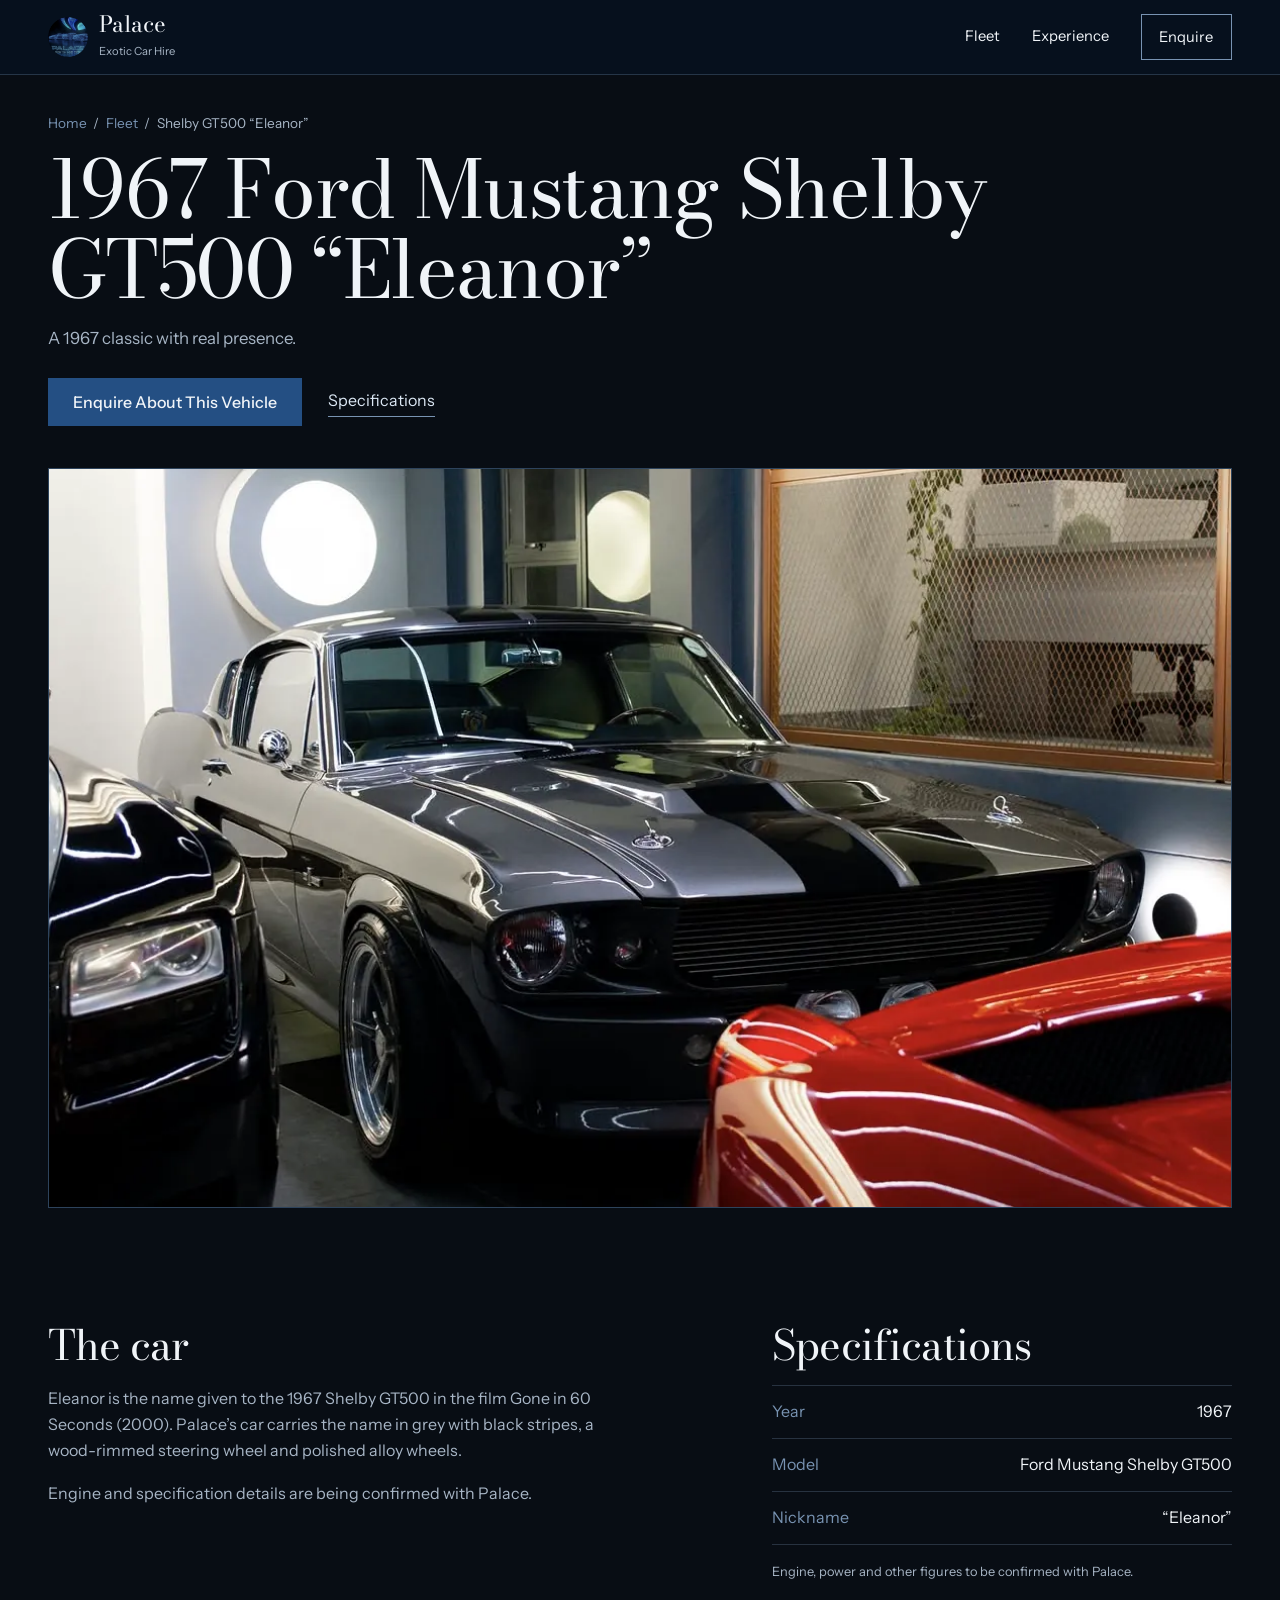
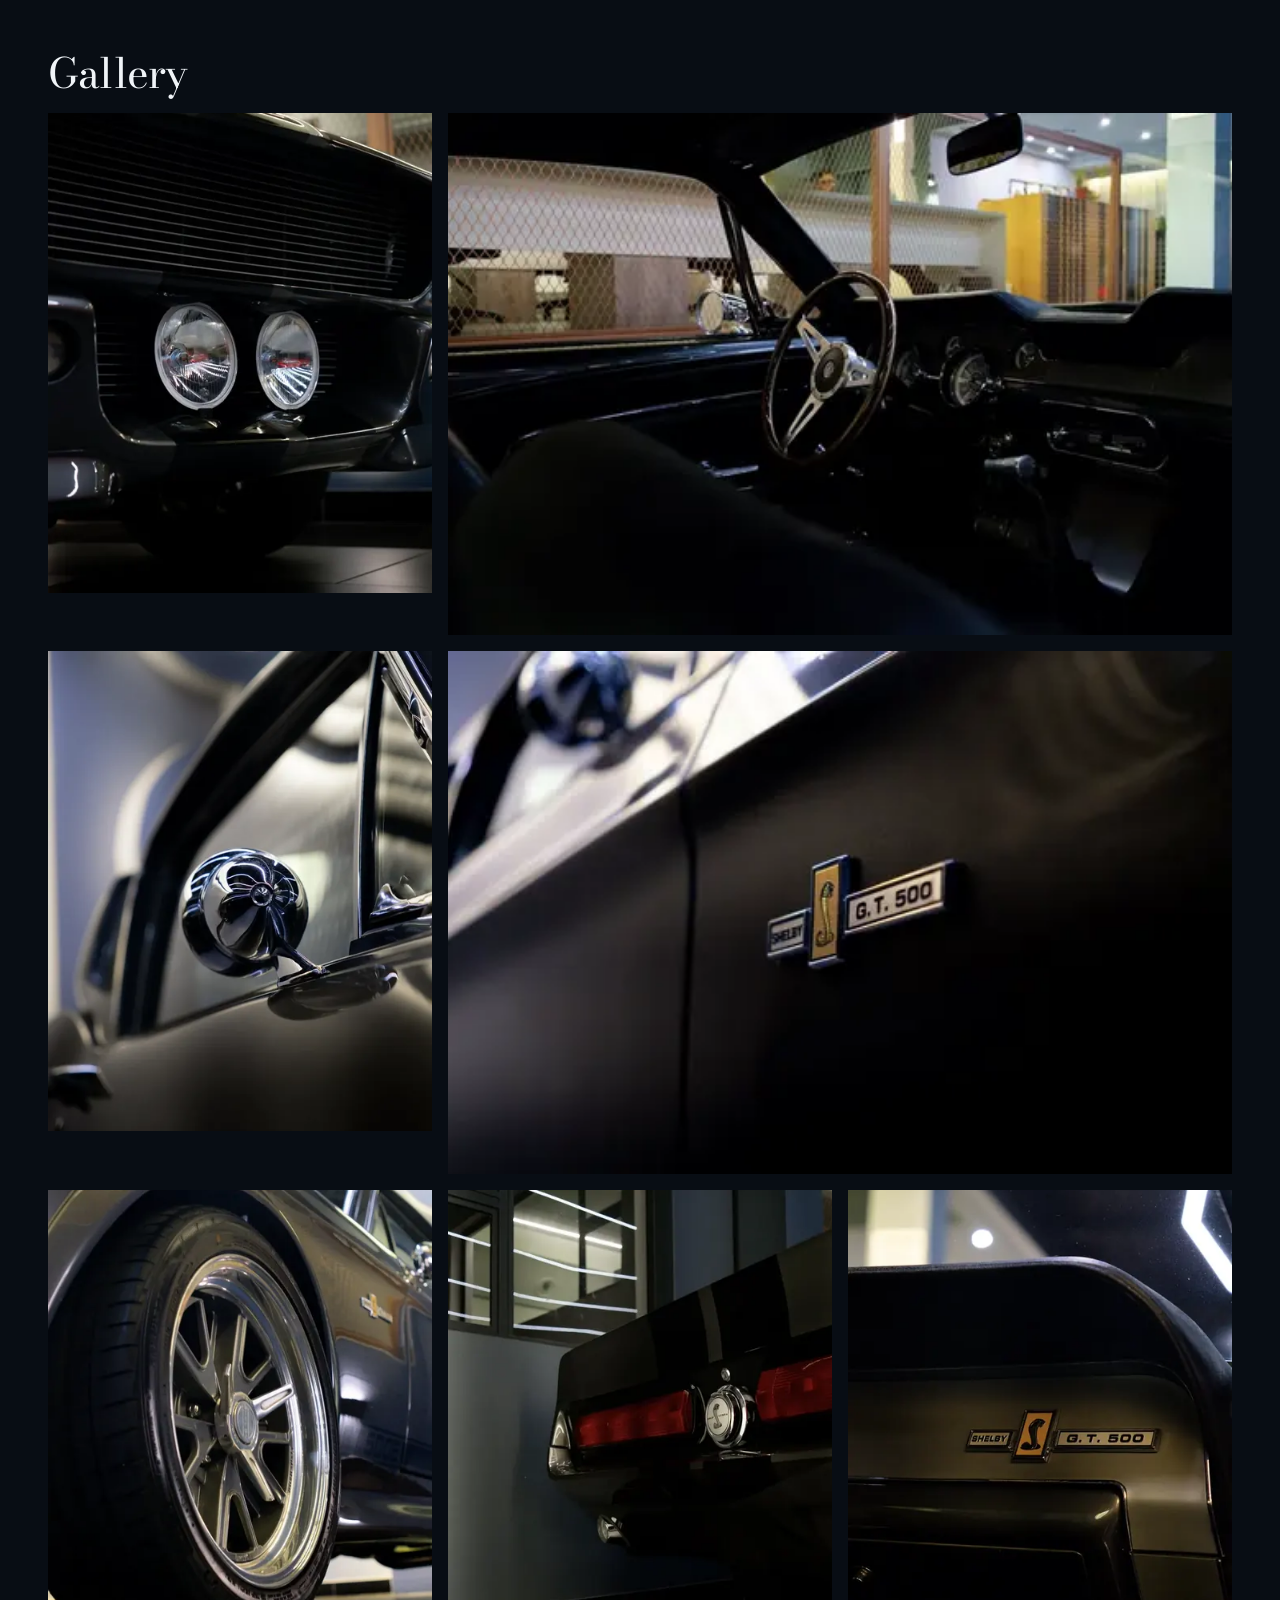
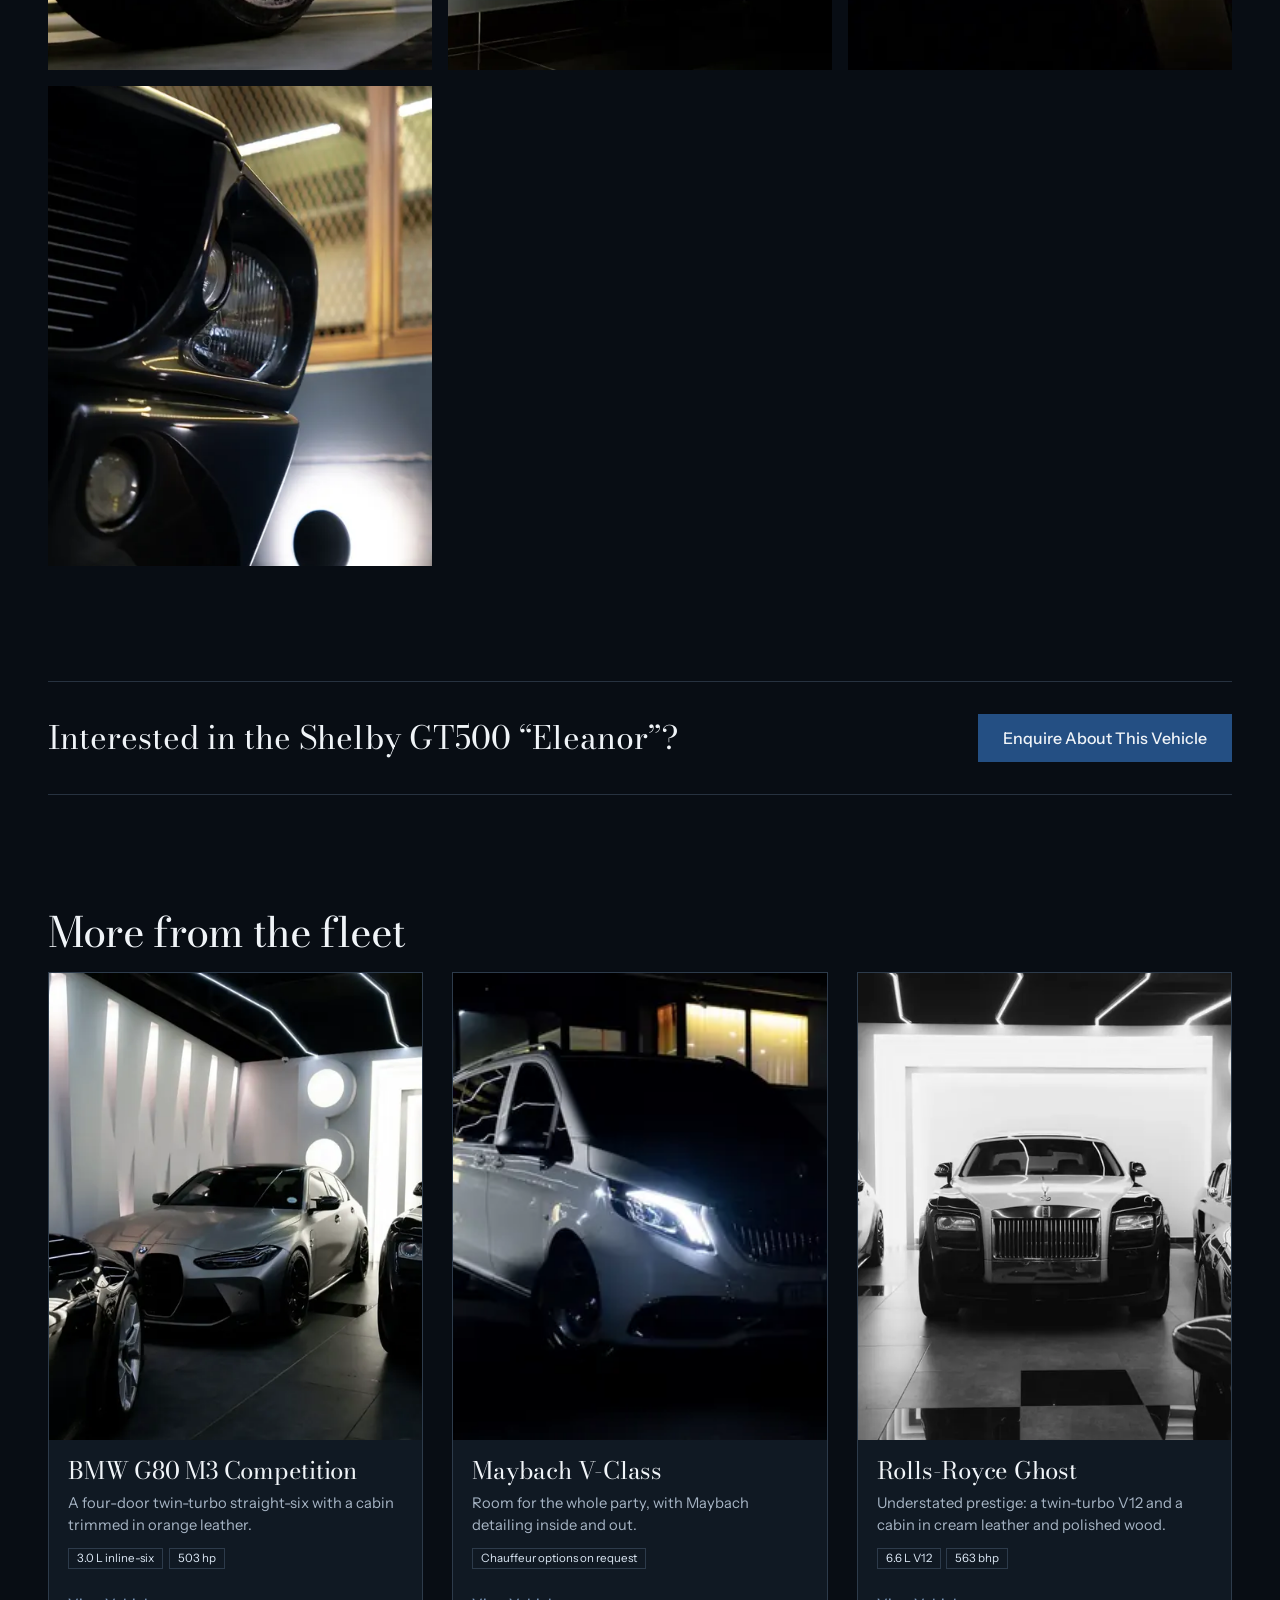
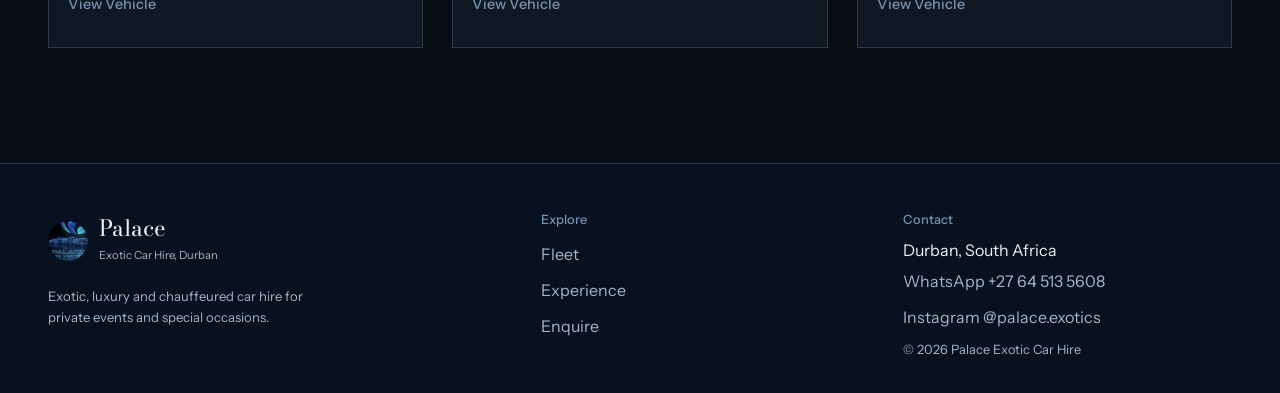
<file: ford-mustang-shelby-gt500-eleanor.html>
<!DOCTYPE html>
<html lang="en">
<head>
<meta charset="utf-8">
<meta name="viewport" content="width=device-width, initial-scale=1, viewport-fit=cover">
<title>1967 Ford Mustang Shelby GT500 “Eleanor” hire in Durban | Palace Exotic Car Hire</title>
<meta name="description" content="1967 Ford Mustang Shelby GT500 “Eleanor” for hire in Durban, South Africa. A 1967 Shelby GT500 in grey with black stripes, named Eleanor after the film car. Enquire on WhatsApp.">
<meta property="og:title" content="1967 Ford Mustang Shelby GT500 “Eleanor” hire in Durban | Palace Exotic Car Hire">
<meta property="og:description" content="1967 Ford Mustang Shelby GT500 “Eleanor” for hire in Durban, South Africa. A 1967 Shelby GT500 in grey with black stripes, named Eleanor after the film car. Enquire on WhatsApp.">
<meta property="og:type" content="website">
<meta property="og:site_name" content="Palace Exotic Car Hire">
<meta property="og:locale" content="en_ZA">
<!-- Before launch: make og:image absolute and add <link rel="canonical" href="https://YOUR-DOMAIN/PAGE.html"> -->
<meta property="og:image" content="assets/img/gt500-front.webp">
<meta name="twitter:card" content="summary_large_image">
<meta name="theme-color" content="#07111F">
<link rel="icon" href="assets/img/logo.webp" type="image/webp">
<link rel="apple-touch-icon" href="assets/img/apple-touch-icon.png">
<link rel="preload" as="font" type="font/woff2" href="assets/fonts/bodoni-moda-latin-wght-normal.woff2" crossorigin>
<link rel="preload" as="font" type="font/woff2" href="assets/fonts/instrument-sans-latin-wght-normal.woff2" crossorigin>
<link rel="preload" as="image" href="assets/img/gt500-front.webp" imagesrcset="assets/img/gt500-front-480.webp 480w, assets/img/gt500-front-800.webp 800w, assets/img/gt500-front.webp 1170w" imagesizes="(min-width:1200px) 1200px, 100vw" fetchpriority="high">
<link rel="stylesheet" href="assets/css/site.css">
</head>
<body>
<a class="skip" href="#main">Skip to content</a>
<header class="nav solid" id="nav">
  <a class="brand" href="index.html" aria-label="Palace Exotic Car Hire, home"><img src="assets/img/logo.webp" width="40" height="40" alt=""><span><b>Palace</b><small>Exotic Car Hire</small></span></a>
  <button class="menu" aria-expanded="false" aria-controls="links">Menu</button>
  <nav class="links" id="links" aria-label="Primary"><a href="index.html#fleet">Fleet</a><a href="index.html#experience">Experience</a><a class="cta" href="index.html#enquire">Enquire</a></nav>
</header>
<main id="main" class="page">
<section class="wrap vh"><nav class="crumbs" aria-label="Breadcrumb"><a href="index.html">Home</a><span aria-hidden="true">/</span><a href="index.html#fleet">Fleet</a><span aria-hidden="true">/</span><span style="margin:0" aria-current="page">Shelby GT500 “Eleanor”</span></nav>
<h1 class="serif">1967 Ford Mustang Shelby GT500 “Eleanor”</h1><p class="lead">A 1967 classic with real presence.</p>
<div class="acts"><a class="btn" data-car="1967 Ford Mustang Shelby GT500 “Eleanor”" href="https://wa.me/27645135608" target="_blank" rel="noopener noreferrer">Enquire About This Vehicle</a><a class="ulink" href="#specs">Specifications</a></div></section>
<div class="wrap"><figure class="ph vhero"><img src="assets/img/gt500-front.webp" srcset="assets/img/gt500-front-480.webp 480w, assets/img/gt500-front-800.webp 800w, assets/img/gt500-front.webp 1170w" sizes="(min-width:1200px) 1200px, 100vw" width="1170" height="1553" alt="1967 Ford Mustang Shelby GT500 “Eleanor” in the Palace garage" fetchpriority="high" style="object-position:50% 56%"></figure></div>
<section class="wrap vb"><div><h2 class="serif">The car</h2><p>Eleanor is the name given to the 1967 Shelby GT500 in the film Gone in 60 Seconds (2000). Palace’s car carries the name in grey with black stripes, a wood-rimmed steering wheel and polished alloy wheels.</p><p>Engine and specification details are being confirmed with Palace.</p></div>
<div id="specs"><h2 class="serif">Specifications</h2><dl class="spec"><div><dt>Year</dt><dd>1967</dd></div><div><dt>Model</dt><dd>Ford Mustang Shelby GT500</dd></div><div><dt>Nickname</dt><dd>“Eleanor”</dd></div></dl><p class="note">Engine, power and other figures to be confirmed with Palace.</p></div></section>
<section class="wrap gl" aria-labelledby="g"><h2 class="serif" id="g">Gallery</h2><div class="gal"><figure class="ph p"><img src="assets/img/gt500-lamps.webp" srcset="assets/img/gt500-lamps-480.webp 480w, assets/img/gt500-lamps-800.webp 800w, assets/img/gt500-lamps.webp 1170w" sizes="(max-width:899px) 100vw, 33vw" width="1170" height="1552" alt="Shelby GT500 “Eleanor”: photograph 1" loading="lazy" decoding="async"></figure><figure class="ph l"><img src="assets/img/gt500-cockpit.webp" srcset="assets/img/gt500-cockpit-480.webp 480w, assets/img/gt500-cockpit-800.webp 800w, assets/img/gt500-cockpit.webp 1170w" sizes="(max-width:899px) 100vw, 33vw" width="1170" height="774" alt="Shelby GT500 “Eleanor”: photograph 2" loading="lazy" decoding="async"></figure><figure class="ph p"><img src="assets/img/gt500-mirror.webp" srcset="assets/img/gt500-mirror-480.webp 480w, assets/img/gt500-mirror-800.webp 800w, assets/img/gt500-mirror.webp 1170w" sizes="(max-width:899px) 100vw, 33vw" width="1170" height="1553" alt="Shelby GT500 “Eleanor”: photograph 3" loading="lazy" decoding="async"></figure><figure class="ph l"><img src="assets/img/gt500-badge.webp" srcset="assets/img/gt500-badge-480.webp 480w, assets/img/gt500-badge-800.webp 800w, assets/img/gt500-badge.webp 1170w" sizes="(max-width:899px) 100vw, 33vw" width="1170" height="774" alt="Shelby GT500 “Eleanor”: photograph 4" loading="lazy" decoding="async"></figure><figure class="ph p"><img src="assets/img/gt500-wheel.webp" srcset="assets/img/gt500-wheel-480.webp 480w, assets/img/gt500-wheel-800.webp 800w, assets/img/gt500-wheel.webp 1170w" sizes="(max-width:899px) 100vw, 33vw" width="1170" height="1553" alt="Shelby GT500 “Eleanor”: photograph 5" loading="lazy" decoding="async"></figure><figure class="ph p"><img src="assets/img/gt500-tail.webp" srcset="assets/img/gt500-tail-480.webp 480w, assets/img/gt500-tail-800.webp 800w, assets/img/gt500-tail.webp 1170w" sizes="(max-width:899px) 100vw, 33vw" width="1170" height="1457" alt="Shelby GT500 “Eleanor”: photograph 6" loading="lazy" decoding="async"></figure><figure class="ph p"><img src="assets/img/gt500-dash.webp" srcset="assets/img/gt500-dash-480.webp 480w, assets/img/gt500-dash-800.webp 800w, assets/img/gt500-dash.webp 1170w" sizes="(max-width:899px) 100vw, 33vw" width="1170" height="1552" alt="Shelby GT500 “Eleanor”: photograph 7" loading="lazy" decoding="async"></figure><figure class="ph p"><img src="assets/img/gt500-wing.webp" srcset="assets/img/gt500-wing-480.webp 480w, assets/img/gt500-wing-800.webp 800w, assets/img/gt500-wing.webp 1170w" sizes="(max-width:899px) 100vw, 33vw" width="1170" height="1553" alt="Shelby GT500 “Eleanor”: photograph 8" loading="lazy" decoding="async"></figure></div></section>
<div class="wrap"><div class="band"><p>Interested in the Shelby GT500 “Eleanor”?</p><a class="btn" data-car="1967 Ford Mustang Shelby GT500 “Eleanor”" href="https://wa.me/27645135608" target="_blank" rel="noopener noreferrer">Enquire About This Vehicle</a></div></div>
<section class="wrap rel" aria-labelledby="r"><h2 class="serif" id="r">More from the fleet</h2><div class="grid"><article class="card"><a class="ph" href="bmw-g80-m3-competition.html" tabindex="-1" aria-hidden="true"><img src="assets/img/m3-front.webp" srcset="assets/img/m3-front-480.webp 480w, assets/img/m3-front-800.webp 800w, assets/img/m3-front.webp 1170w" sizes="(max-width:899px) 50vw, 33vw" width="1170" height="1394" alt="" loading="lazy" decoding="async" style="object-position:50% 58%"></a>
 <div class="bd"><h3><a href="bmw-g80-m3-competition.html">BMW G80 M3 Competition</a></h3><p>A four-door twin-turbo straight-six with a cabin trimmed in orange leather.</p><ul class="chips"><li>3.0 L inline-six</li><li>503 hp</li></ul>
 <a class="more" href="bmw-g80-m3-competition.html">View Vehicle<span class="sr">: BMW G80 M3 Competition</span></a></div></article>
<article class="card"><a class="ph" href="maybach-v-class.html" tabindex="-1" aria-hidden="true"><img src="assets/img/maybach-front.webp" srcset="assets/img/maybach-front-480.webp 480w, assets/img/maybach-front-800.webp 800w, assets/img/maybach-front.webp 1170w" sizes="(max-width:899px) 50vw, 33vw" width="1170" height="773" alt="" loading="lazy" decoding="async" style="object-position:42% 50%"></a>
 <div class="bd"><h3><a href="maybach-v-class.html">Maybach V-Class</a></h3><p>Room for the whole party, with Maybach detailing inside and out.</p><ul class="chips"><li>Chauffeur options on request</li></ul>
 <a class="more" href="maybach-v-class.html">View Vehicle<span class="sr">: Maybach V-Class</span></a></div></article>
<article class="card"><a class="ph" href="rolls-royce-ghost.html" tabindex="-1" aria-hidden="true"><img src="assets/img/ghost-front.webp" srcset="assets/img/ghost-front-480.webp 480w, assets/img/ghost-front-800.webp 800w, assets/img/ghost-front.webp 1170w" sizes="(max-width:899px) 50vw, 33vw" width="1170" height="1554" alt="" loading="lazy" decoding="async" style="object-position:50% 58%"></a>
 <div class="bd"><h3><a href="rolls-royce-ghost.html">Rolls-Royce Ghost</a></h3><p>Understated prestige: a twin-turbo V12 and a cabin in cream leather and polished wood.</p><ul class="chips"><li>6.6 L V12</li><li>563 bhp</li></ul>
 <a class="more" href="rolls-royce-ghost.html">View Vehicle<span class="sr">: Rolls-Royce Ghost</span></a></div></article></div></section>
</main>
<footer><div class="wrap">
  <div><a class="brand" href="index.html"><img src="assets/img/logo.webp" width="40" height="40" alt=""><span><b>Palace</b><small>Exotic Car Hire, Durban</small></span></a>
  <p class="fine" style="margin-top:1rem;max-width:30ch">Exotic, luxury and chauffeured car hire for private events and special occasions.</p></div>
  <nav aria-label="Footer"><h2>Explore</h2><ul><li><a href="index.html#fleet">Fleet</a></li><li><a href="index.html#experience">Experience</a></li><li><a href="index.html#enquire">Enquire</a></li></ul></nav>
  <div><h2>Contact</h2><ul><li>Durban, South Africa</li><li><a class="wa" href="https://wa.me/27645135608" target="_blank" rel="noopener noreferrer">WhatsApp +27 64 513 5608</a></li><li><a href="https://www.instagram.com/palace.exotics/" target="_blank" rel="noopener noreferrer">Instagram @palace.exotics</a></li></ul>
  <small>© <span id="yr">2026</span> Palace Exotic Car Hire</small></div>
</div></footer>
<script src="assets/js/site.js" defer></script>
</body>
</html>
</file>
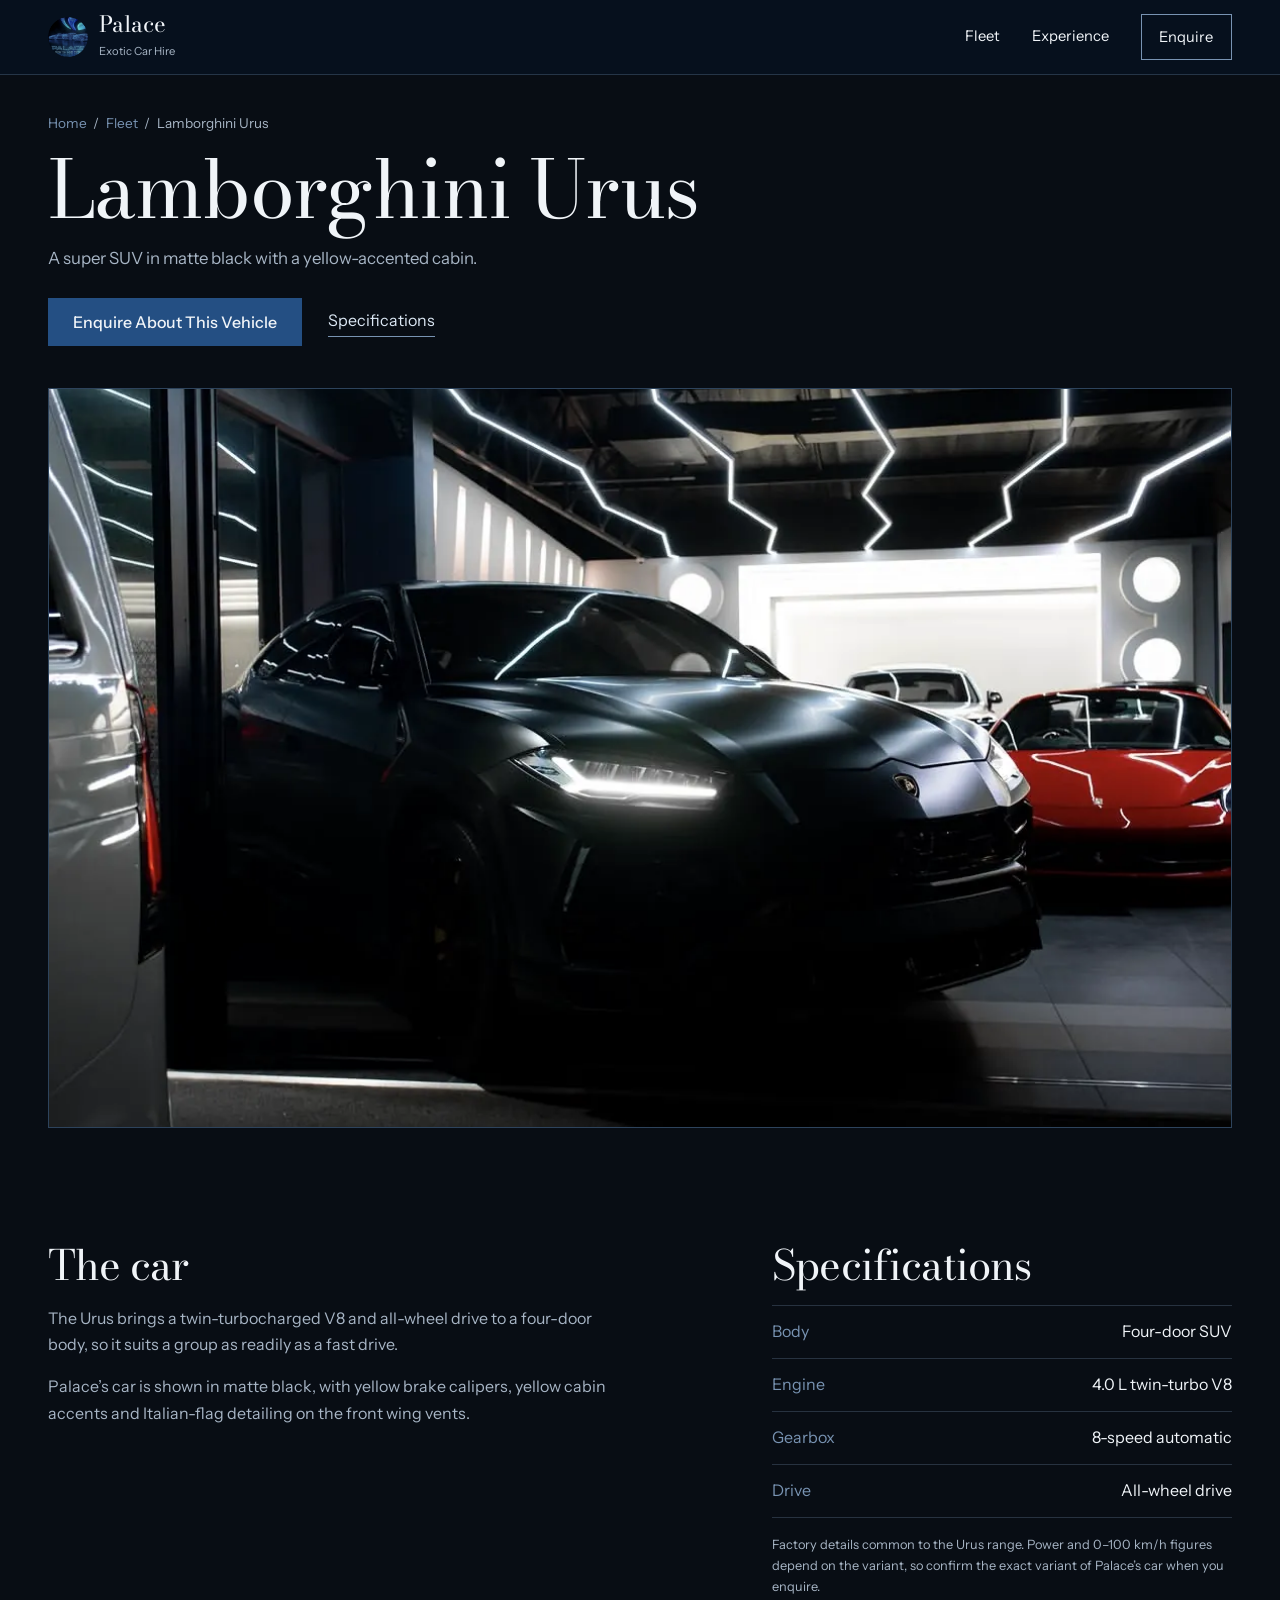
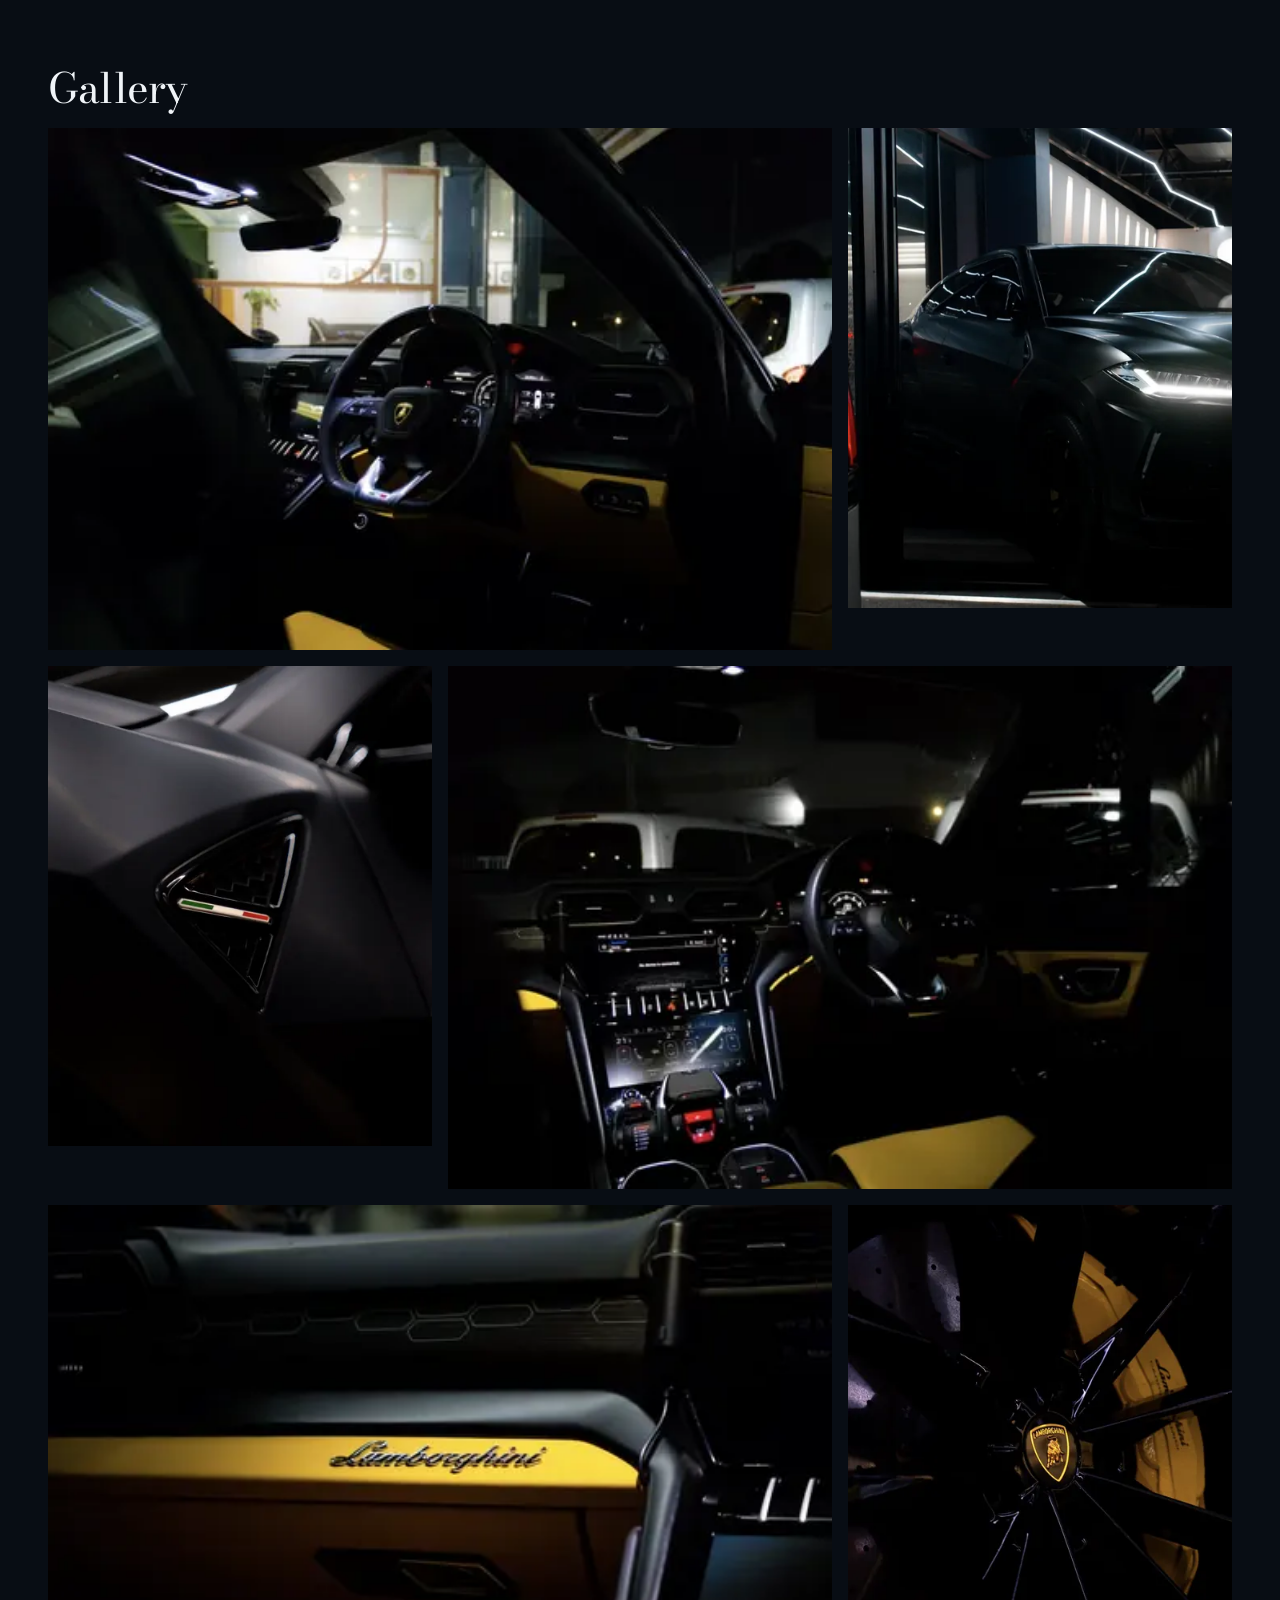
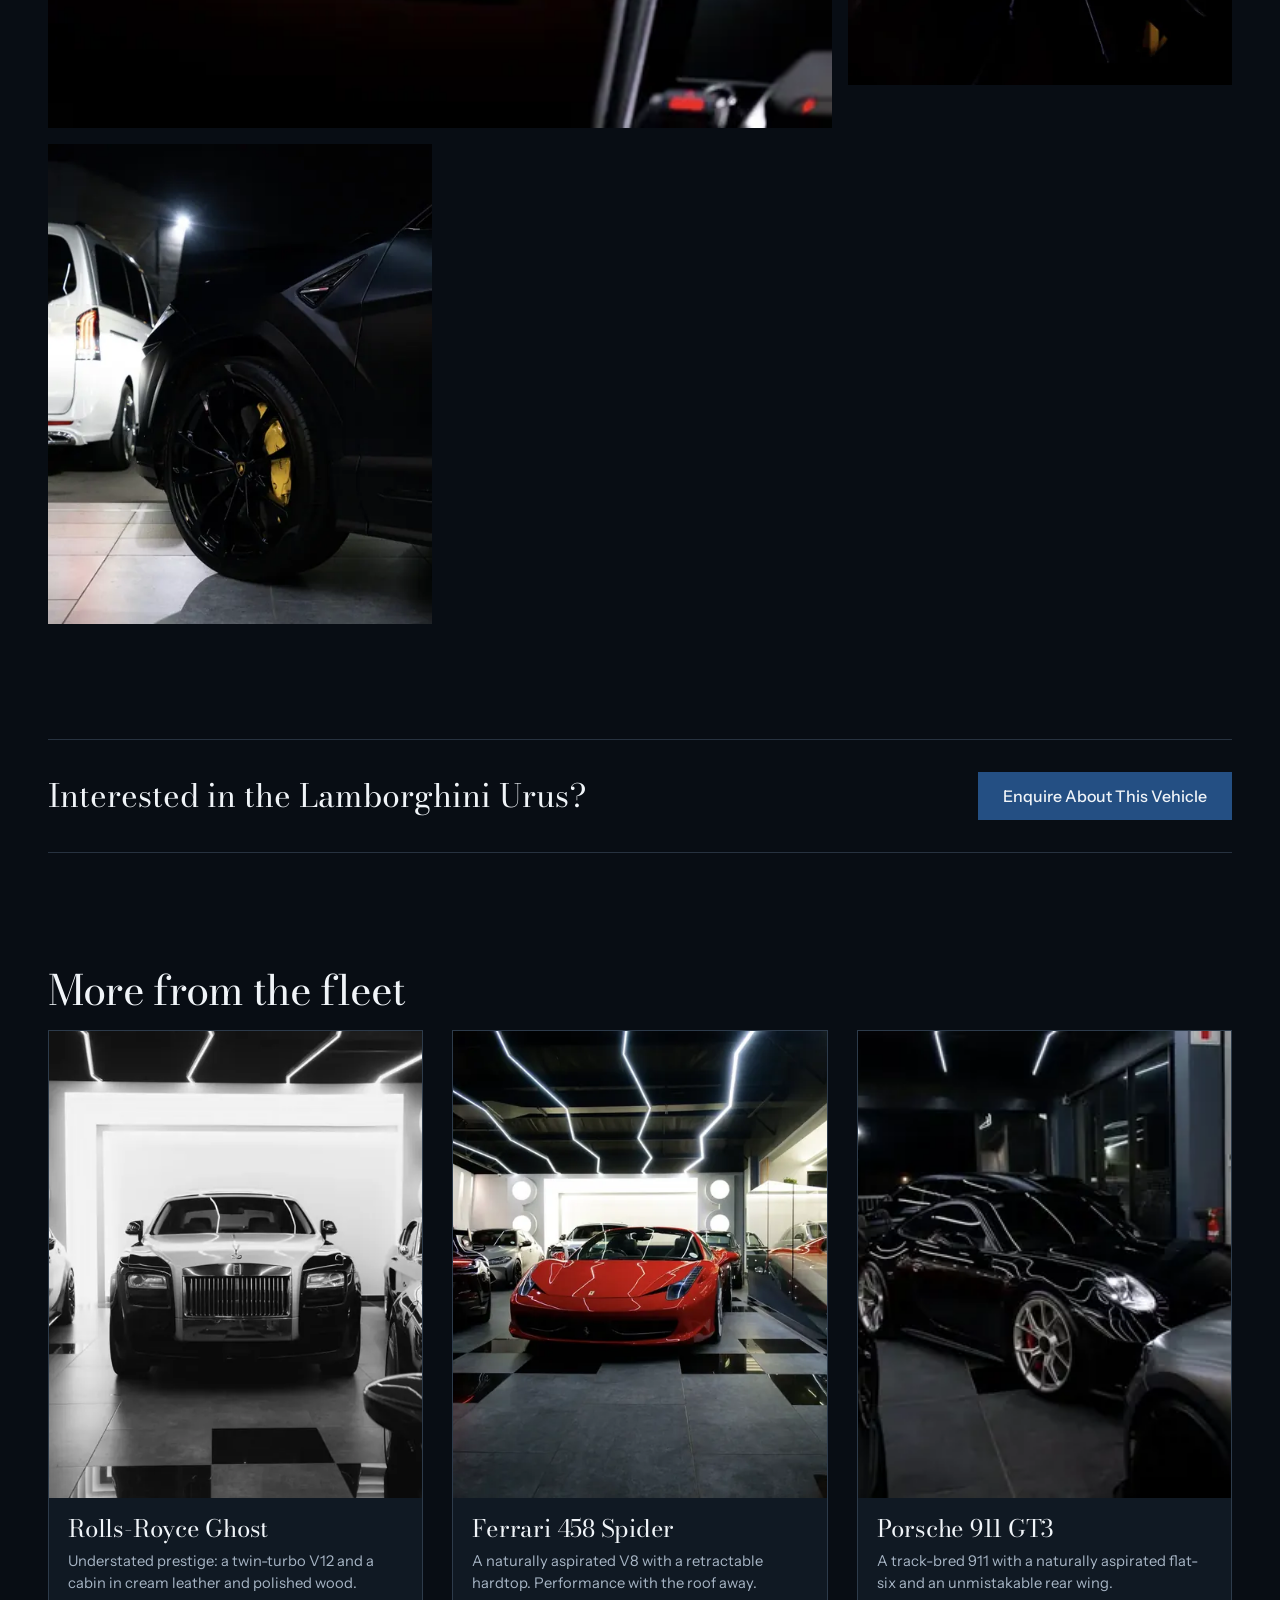
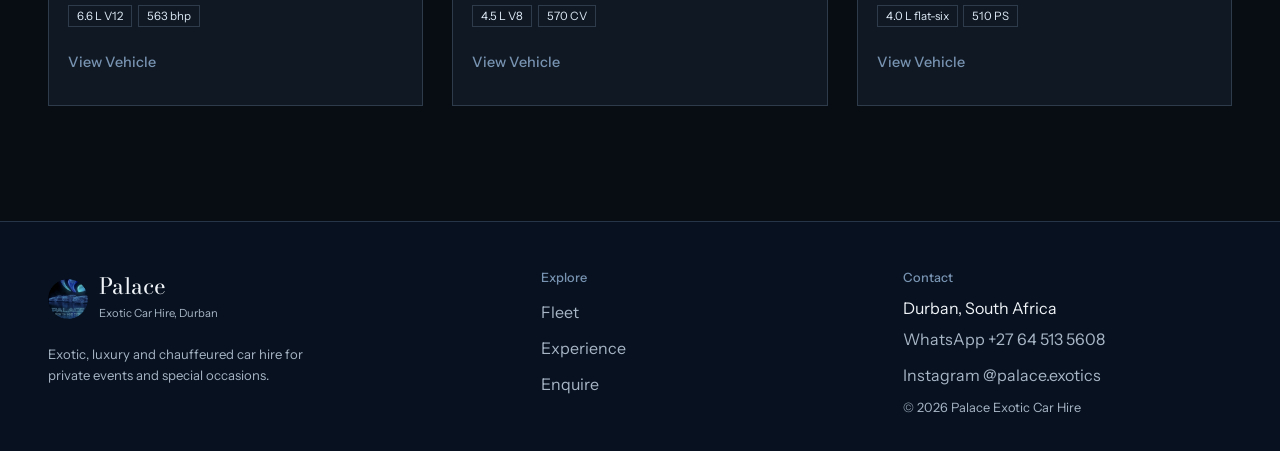
<file: lamborghini-urus.html>
<!DOCTYPE html>
<html lang="en">
<head>
<meta charset="utf-8">
<meta name="viewport" content="width=device-width, initial-scale=1, viewport-fit=cover">
<title>Lamborghini Urus hire in Durban | Palace Exotic Car Hire</title>
<meta name="description" content="Lamborghini Urus for hire in Durban, South Africa. A four-door super SUV in matte black, with a twin-turbo V8 and a yellow-accented cabin. Enquire on WhatsApp.">
<meta property="og:title" content="Lamborghini Urus hire in Durban | Palace Exotic Car Hire">
<meta property="og:description" content="Lamborghini Urus for hire in Durban, South Africa. A four-door super SUV in matte black, with a twin-turbo V8 and a yellow-accented cabin. Enquire on WhatsApp.">
<meta property="og:type" content="website">
<meta property="og:site_name" content="Palace Exotic Car Hire">
<meta property="og:locale" content="en_ZA">
<!-- Before launch: make og:image absolute and add <link rel="canonical" href="https://YOUR-DOMAIN/PAGE.html"> -->
<meta property="og:image" content="assets/img/lamborghini-urus-side.webp">
<meta name="twitter:card" content="summary_large_image">
<meta name="theme-color" content="#07111F">
<link rel="icon" href="assets/img/logo.webp" type="image/webp">
<link rel="apple-touch-icon" href="assets/img/apple-touch-icon.png">
<link rel="preload" as="font" type="font/woff2" href="assets/fonts/bodoni-moda-latin-wght-normal.woff2" crossorigin>
<link rel="preload" as="font" type="font/woff2" href="assets/fonts/instrument-sans-latin-wght-normal.woff2" crossorigin>
<link rel="preload" as="image" href="assets/img/lamborghini-urus-front.webp" imagesrcset="assets/img/lamborghini-urus-front-480.webp 480w, assets/img/lamborghini-urus-front-800.webp 800w, assets/img/lamborghini-urus-front.webp 1170w" imagesizes="(min-width:1200px) 1200px, 100vw" fetchpriority="high">
<link rel="stylesheet" href="assets/css/site.css">
</head>
<body>
<a class="skip" href="#main">Skip to content</a>
<header class="nav solid" id="nav">
  <a class="brand" href="index.html" aria-label="Palace Exotic Car Hire, home"><img src="assets/img/logo.webp" width="40" height="40" alt=""><span><b>Palace</b><small>Exotic Car Hire</small></span></a>
  <button class="menu" aria-expanded="false" aria-controls="links">Menu</button>
  <nav class="links" id="links" aria-label="Primary"><a href="index.html#fleet">Fleet</a><a href="index.html#experience">Experience</a><a class="cta" href="index.html#enquire">Enquire</a></nav>
</header>
<main id="main" class="page">
<section class="wrap vh"><nav class="crumbs" aria-label="Breadcrumb"><a href="index.html">Home</a><span aria-hidden="true">/</span><a href="index.html#fleet">Fleet</a><span aria-hidden="true">/</span><span style="margin:0" aria-current="page">Lamborghini Urus</span></nav>
<h1 class="serif">Lamborghini Urus</h1><p class="lead">A super SUV in matte black with a yellow-accented cabin.</p>
<div class="acts"><a class="btn" data-car="Lamborghini Urus" href="https://wa.me/27645135608" target="_blank" rel="noopener noreferrer">Enquire About This Vehicle</a><a class="ulink" href="#specs">Specifications</a></div></section>
<div class="wrap"><figure class="ph vhero"><img src="assets/img/lamborghini-urus-front.webp" srcset="assets/img/lamborghini-urus-front-480.webp 480w, assets/img/lamborghini-urus-front-800.webp 800w, assets/img/lamborghini-urus-front.webp 1170w" sizes="(min-width:1200px) 1200px, 100vw" width="1170" height="780" alt="Matte black Lamborghini Urus in the Palace garage, a red Ferrari alongside" fetchpriority="high" style="object-position:45% 55%"></figure></div>
<section class="wrap vb"><div><h2 class="serif">The car</h2><p>The Urus brings a twin-turbocharged V8 and all-wheel drive to a four-door body, so it suits a group as readily as a fast drive.</p><p>Palace’s car is shown in matte black, with yellow brake calipers, yellow cabin accents and Italian-flag detailing on the front wing vents.</p></div>
<div id="specs"><h2 class="serif">Specifications</h2><dl class="spec"><div><dt>Body</dt><dd>Four-door SUV</dd></div><div><dt>Engine</dt><dd>4.0 L twin-turbo V8</dd></div><div><dt>Gearbox</dt><dd>8-speed automatic</dd></div><div><dt>Drive</dt><dd>All-wheel drive</dd></div></dl><p class="note">Factory details common to the Urus range. Power and 0–100 km/h figures depend on the variant, so confirm the exact variant of Palace’s car when you enquire.</p></div></section>
<section class="wrap gl" aria-labelledby="g"><h2 class="serif" id="g">Gallery</h2><div class="gal"><figure class="ph l"><img src="assets/img/lamborghini-urus-cockpit.webp" srcset="assets/img/lamborghini-urus-cockpit-480.webp 480w, assets/img/lamborghini-urus-cockpit-800.webp 800w, assets/img/lamborghini-urus-cockpit.webp 1170w" sizes="(max-width:899px) 100vw, 33vw" width="1170" height="780" alt="Urus cockpit with Lamborghini steering wheel and yellow trim" loading="lazy" decoding="async"></figure><figure class="ph p"><img src="assets/img/lamborghini-urus-side.webp" srcset="assets/img/lamborghini-urus-side-480.webp 480w, assets/img/lamborghini-urus-side-800.webp 800w, assets/img/lamborghini-urus-side.webp 1170w" sizes="(max-width:899px) 100vw, 33vw" width="1170" height="1462" alt="Matte black Lamborghini Urus beside the garage doorway, headlight lit" loading="lazy" decoding="async"></figure><figure class="ph p"><img src="assets/img/lamborghini-urus-vent.webp" srcset="assets/img/lamborghini-urus-vent-480.webp 480w, assets/img/lamborghini-urus-vent-800.webp 800w, assets/img/lamborghini-urus-vent.webp 1170w" sizes="(max-width:899px) 100vw, 33vw" width="1170" height="1555" alt="Italian-flag insert in the Urus front wing vent" loading="lazy" decoding="async"></figure><figure class="ph l"><img src="assets/img/lamborghini-urus-console.webp" srcset="assets/img/lamborghini-urus-console-480.webp 480w, assets/img/lamborghini-urus-console-800.webp 800w, assets/img/lamborghini-urus-console.webp 1170w" sizes="(max-width:899px) 100vw, 33vw" width="1170" height="780" alt="Urus centre console and touchscreens with yellow seat in the foreground" loading="lazy" decoding="async"></figure><figure class="ph l"><img src="assets/img/lamborghini-urus-dash.webp" srcset="assets/img/lamborghini-urus-dash-480.webp 480w, assets/img/lamborghini-urus-dash-800.webp 800w, assets/img/lamborghini-urus-dash.webp 1170w" sizes="(max-width:899px) 100vw, 33vw" width="1170" height="780" alt="Yellow Urus dashboard panel with the Lamborghini script badge" loading="lazy" decoding="async"></figure><figure class="ph p"><img src="assets/img/lamborghini-urus-wheel.webp" srcset="assets/img/lamborghini-urus-wheel-480.webp 480w, assets/img/lamborghini-urus-wheel-800.webp 800w, assets/img/lamborghini-urus-wheel.webp 1170w" sizes="(max-width:899px) 100vw, 33vw" width="1170" height="1556" alt="Urus wheel centre cap with yellow brake caliper behind the spokes" loading="lazy" decoding="async"></figure><figure class="ph p"><img src="assets/img/lamborghini-urus-arch.webp" srcset="assets/img/lamborghini-urus-arch-480.webp 480w, assets/img/lamborghini-urus-arch-800.webp 800w, assets/img/lamborghini-urus-arch.webp 1170w" sizes="(max-width:899px) 100vw, 33vw" width="1170" height="1462" alt="Urus front wheel in black with yellow caliper, beside a white Maybach V-Class" loading="lazy" decoding="async"></figure></div></section>
<div class="wrap"><div class="band"><p>Interested in the Lamborghini Urus?</p><a class="btn" data-car="Lamborghini Urus" href="https://wa.me/27645135608" target="_blank" rel="noopener noreferrer">Enquire About This Vehicle</a></div></div>
<section class="wrap rel" aria-labelledby="r"><h2 class="serif" id="r">More from the fleet</h2><div class="grid"><article class="card"><a class="ph" href="rolls-royce-ghost.html" tabindex="-1" aria-hidden="true"><img src="assets/img/ghost-front.webp" srcset="assets/img/ghost-front-480.webp 480w, assets/img/ghost-front-800.webp 800w, assets/img/ghost-front.webp 1170w" sizes="(max-width:899px) 50vw, 33vw" width="1170" height="1554" alt="" loading="lazy" decoding="async" style="object-position:50% 58%"></a>
 <div class="bd"><h3><a href="rolls-royce-ghost.html">Rolls-Royce Ghost</a></h3><p>Understated prestige: a twin-turbo V12 and a cabin in cream leather and polished wood.</p><ul class="chips"><li>6.6 L V12</li><li>563 bhp</li></ul>
 <a class="more" href="rolls-royce-ghost.html">View Vehicle<span class="sr">: Rolls-Royce Ghost</span></a></div></article>
<article class="card"><a class="ph" href="ferrari-458-spider.html" tabindex="-1" aria-hidden="true"><img src="assets/img/ferrari-front.webp" srcset="assets/img/ferrari-front-480.webp 480w, assets/img/ferrari-front-800.webp 800w, assets/img/ferrari-front.webp 1170w" sizes="(max-width:899px) 50vw, 33vw" width="1170" height="1456" alt="" loading="lazy" decoding="async" style="object-position:50% 52%"></a>
 <div class="bd"><h3><a href="ferrari-458-spider.html">Ferrari 458 Spider</a></h3><p>A naturally aspirated V8 with a retractable hardtop. Performance with the roof away.</p><ul class="chips"><li>4.5 L V8</li><li>570 CV</li></ul>
 <a class="more" href="ferrari-458-spider.html">View Vehicle<span class="sr">: Ferrari 458 Spider</span></a></div></article>
<article class="card"><a class="ph" href="porsche-911-gt3.html" tabindex="-1" aria-hidden="true"><img src="assets/img/gt3-bay.webp" srcset="assets/img/gt3-bay-480.webp 480w, assets/img/gt3-bay-800.webp 800w, assets/img/gt3-bay.webp 1170w" sizes="(max-width:899px) 50vw, 33vw" width="1170" height="774" alt="" loading="lazy" decoding="async" style="object-position:42% 50%"></a>
 <div class="bd"><h3><a href="porsche-911-gt3.html">Porsche 911 GT3</a></h3><p>A track-bred 911 with a naturally aspirated flat-six and an unmistakable rear wing.</p><ul class="chips"><li>4.0 L flat-six</li><li>510 PS</li></ul>
 <a class="more" href="porsche-911-gt3.html">View Vehicle<span class="sr">: Porsche 911 GT3</span></a></div></article></div></section>
</main>
<footer><div class="wrap">
  <div><a class="brand" href="index.html"><img src="assets/img/logo.webp" width="40" height="40" alt=""><span><b>Palace</b><small>Exotic Car Hire, Durban</small></span></a>
  <p class="fine" style="margin-top:1rem;max-width:30ch">Exotic, luxury and chauffeured car hire for private events and special occasions.</p></div>
  <nav aria-label="Footer"><h2>Explore</h2><ul><li><a href="index.html#fleet">Fleet</a></li><li><a href="index.html#experience">Experience</a></li><li><a href="index.html#enquire">Enquire</a></li></ul></nav>
  <div><h2>Contact</h2><ul><li>Durban, South Africa</li><li><a class="wa" href="https://wa.me/27645135608" target="_blank" rel="noopener noreferrer">WhatsApp +27 64 513 5608</a></li><li><a href="https://www.instagram.com/palace.exotics/" target="_blank" rel="noopener noreferrer">Instagram @palace.exotics</a></li></ul>
  <small>© <span id="yr">2026</span> Palace Exotic Car Hire</small></div>
</div></footer>
<script src="assets/js/site.js" defer></script>
</body>
</html>
</file>
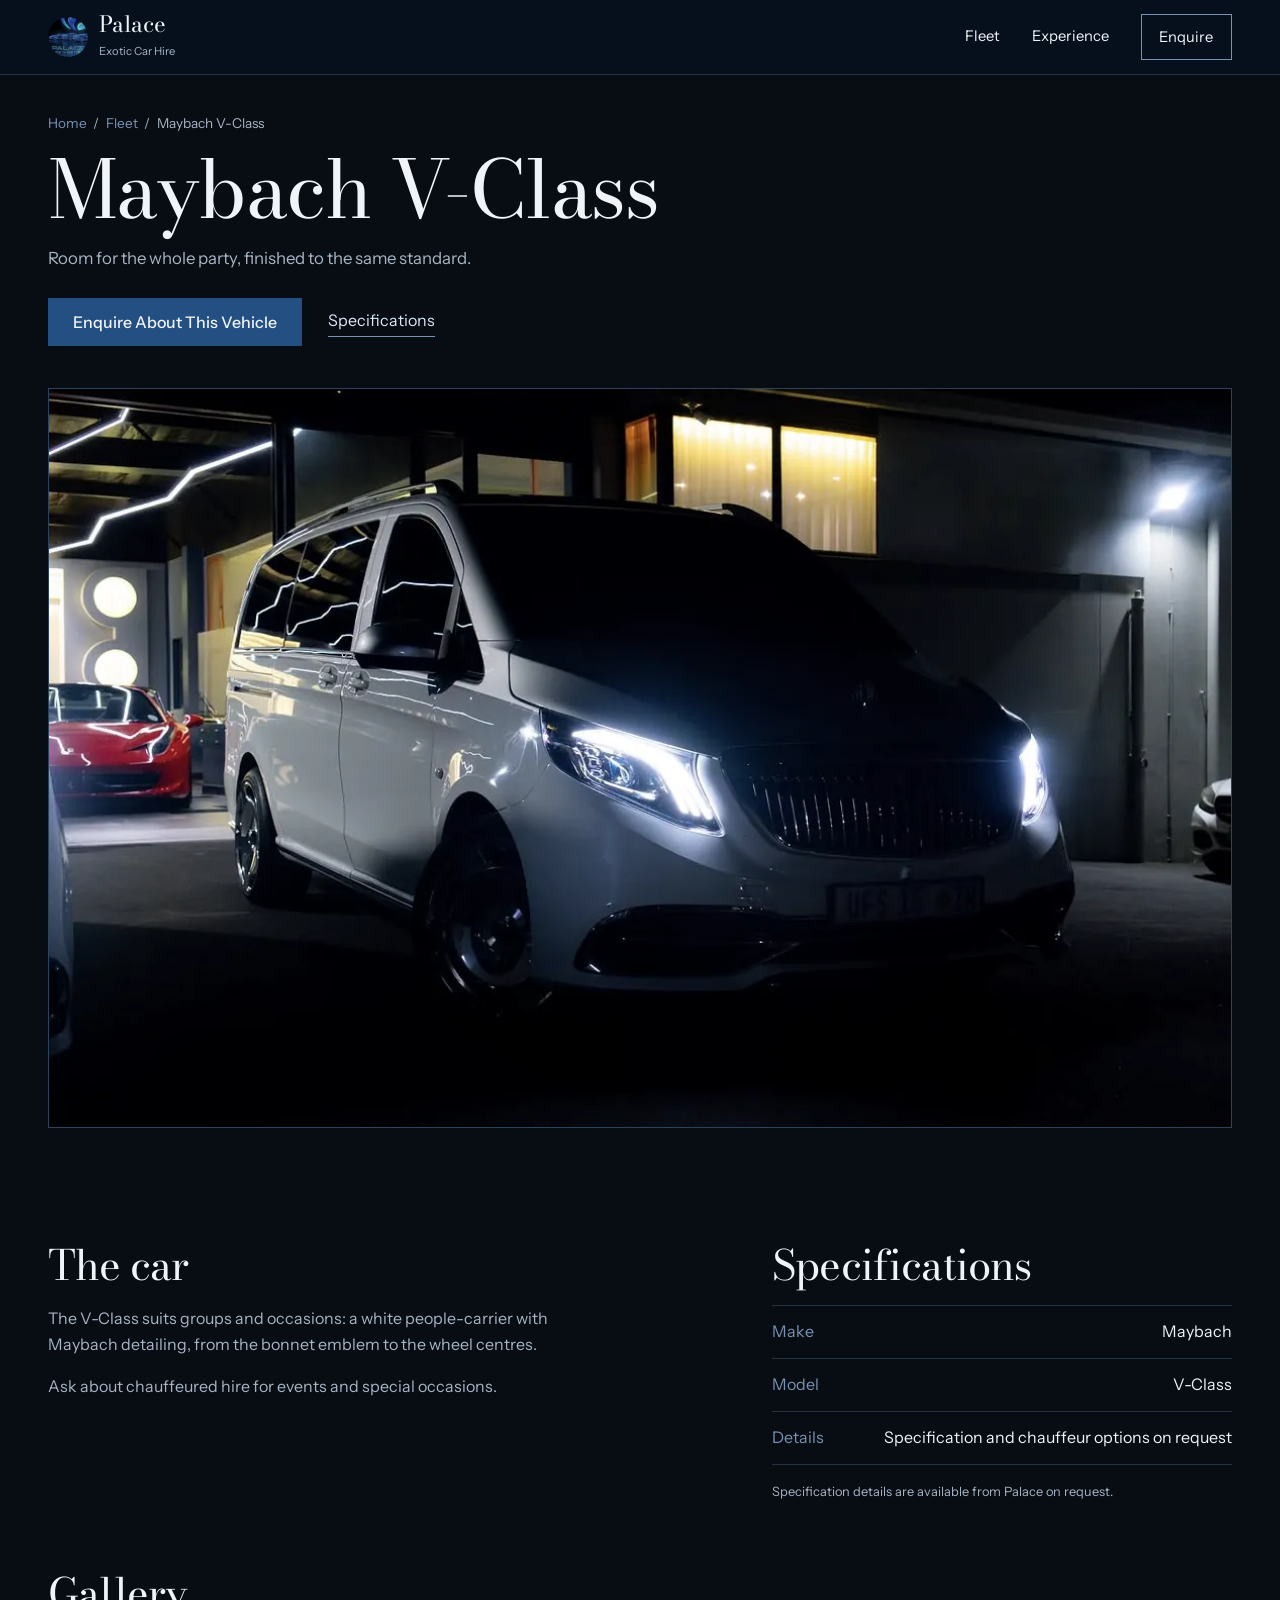
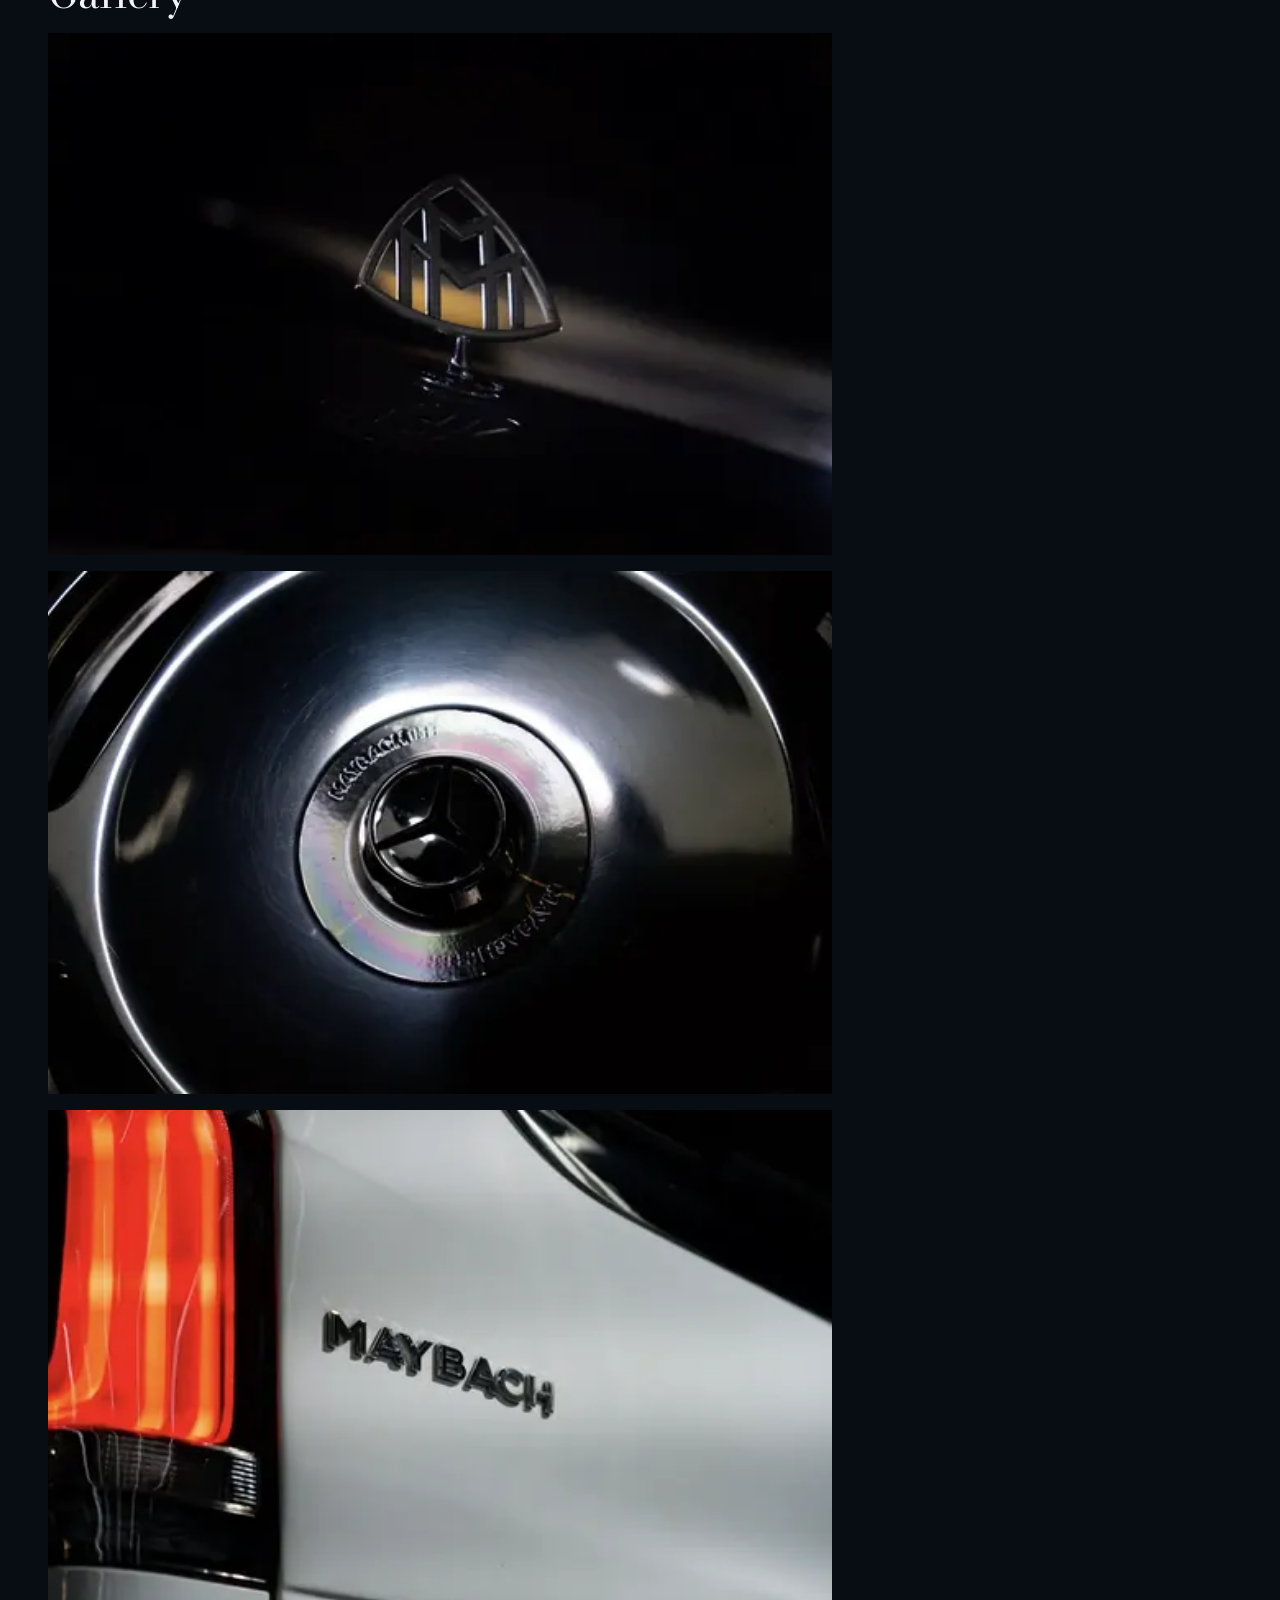
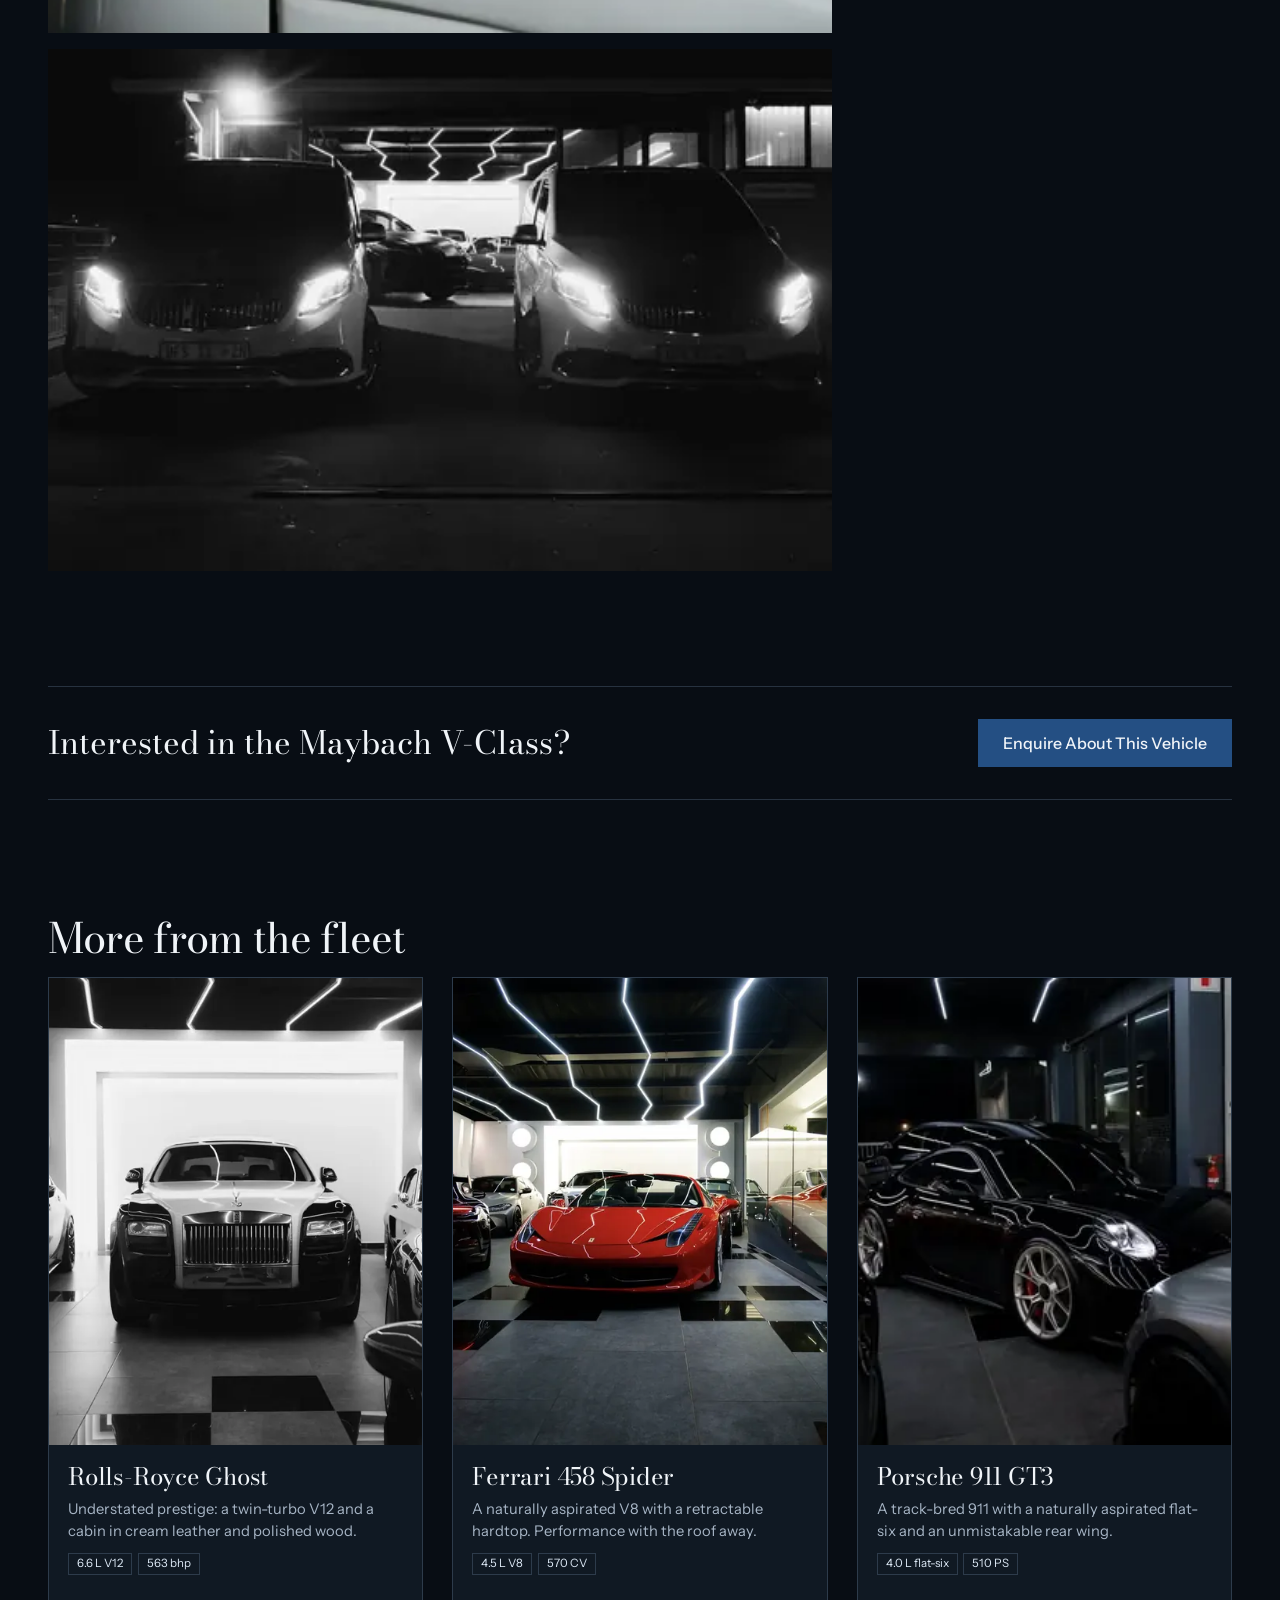
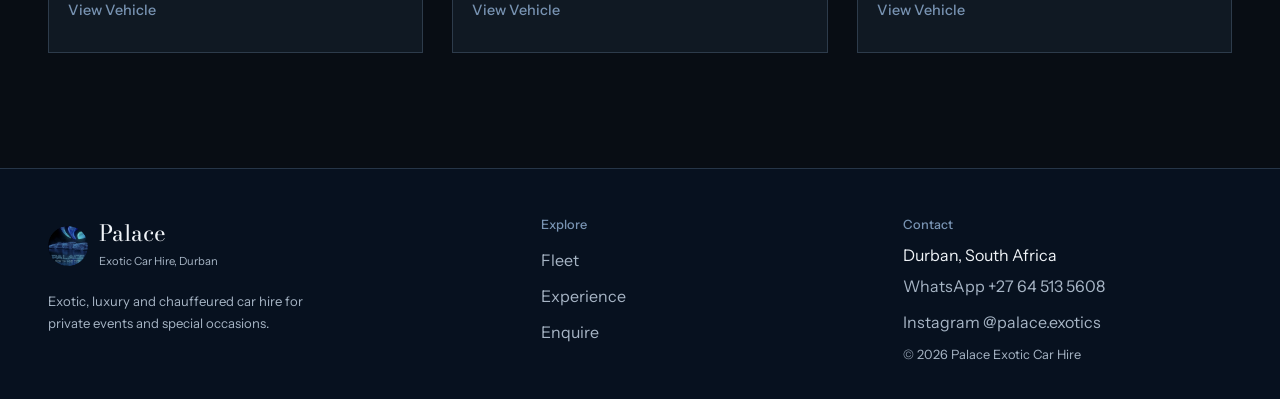
<file: maybach-v-class.html>
<!DOCTYPE html>
<html lang="en">
<head>
<meta charset="utf-8">
<meta name="viewport" content="width=device-width, initial-scale=1, viewport-fit=cover">
<title>Maybach V-Class hire in Durban | Palace Exotic Car Hire</title>
<meta name="description" content="Maybach V-Class for hire in Durban, South Africa. Room for the whole party, with Maybach detailing inside and out. Enquire on WhatsApp.">
<meta property="og:title" content="Maybach V-Class hire in Durban | Palace Exotic Car Hire">
<meta property="og:description" content="Maybach V-Class for hire in Durban, South Africa. Room for the whole party, with Maybach detailing inside and out. Enquire on WhatsApp.">
<meta property="og:type" content="website">
<meta property="og:site_name" content="Palace Exotic Car Hire">
<meta property="og:locale" content="en_ZA">
<!-- Before launch: make og:image absolute and add <link rel="canonical" href="https://YOUR-DOMAIN/PAGE.html"> -->
<meta property="og:image" content="assets/img/maybach-front.webp">
<meta name="twitter:card" content="summary_large_image">
<meta name="theme-color" content="#07111F">
<link rel="icon" href="assets/img/logo.webp" type="image/webp">
<link rel="apple-touch-icon" href="assets/img/apple-touch-icon.png">
<link rel="preload" as="font" type="font/woff2" href="assets/fonts/bodoni-moda-latin-wght-normal.woff2" crossorigin>
<link rel="preload" as="font" type="font/woff2" href="assets/fonts/instrument-sans-latin-wght-normal.woff2" crossorigin>
<link rel="preload" as="image" href="assets/img/maybach-front.webp" imagesrcset="assets/img/maybach-front-480.webp 480w, assets/img/maybach-front-800.webp 800w, assets/img/maybach-front.webp 1170w" imagesizes="(min-width:1200px) 1200px, 100vw" fetchpriority="high">
<link rel="stylesheet" href="assets/css/site.css">
</head>
<body>
<a class="skip" href="#main">Skip to content</a>
<header class="nav solid" id="nav">
  <a class="brand" href="index.html" aria-label="Palace Exotic Car Hire, home"><img src="assets/img/logo.webp" width="40" height="40" alt=""><span><b>Palace</b><small>Exotic Car Hire</small></span></a>
  <button class="menu" aria-expanded="false" aria-controls="links">Menu</button>
  <nav class="links" id="links" aria-label="Primary"><a href="index.html#fleet">Fleet</a><a href="index.html#experience">Experience</a><a class="cta" href="index.html#enquire">Enquire</a></nav>
</header>
<main id="main" class="page">
<section class="wrap vh"><nav class="crumbs" aria-label="Breadcrumb"><a href="index.html">Home</a><span aria-hidden="true">/</span><a href="index.html#fleet">Fleet</a><span aria-hidden="true">/</span><span style="margin:0" aria-current="page">Maybach V-Class</span></nav>
<h1 class="serif">Maybach V-Class</h1><p class="lead">Room for the whole party, finished to the same standard.</p>
<div class="acts"><a class="btn" data-car="Maybach V-Class" href="https://wa.me/27645135608" target="_blank" rel="noopener noreferrer">Enquire About This Vehicle</a><a class="ulink" href="#specs">Specifications</a></div></section>
<div class="wrap"><figure class="ph vhero"><img src="assets/img/maybach-front.webp" srcset="assets/img/maybach-front-480.webp 480w, assets/img/maybach-front-800.webp 800w, assets/img/maybach-front.webp 1170w" sizes="(min-width:1200px) 1200px, 100vw" width="1170" height="773" alt="Maybach V-Class in the Palace garage" fetchpriority="high" style="object-position:42% 55%"></figure></div>
<section class="wrap vb"><div><h2 class="serif">The car</h2><p>The V-Class suits groups and occasions: a white people-carrier with Maybach detailing, from the bonnet emblem to the wheel centres.</p><p>Ask about chauffeured hire for events and special occasions.</p></div>
<div id="specs"><h2 class="serif">Specifications</h2><dl class="spec"><div><dt>Make</dt><dd>Maybach</dd></div><div><dt>Model</dt><dd>V-Class</dd></div><div><dt>Details</dt><dd>Specification and chauffeur options on request</dd></div></dl><p class="note">Specification details are available from Palace on request.</p></div></section>
<section class="wrap gl" aria-labelledby="g"><h2 class="serif" id="g">Gallery</h2><div class="gal"><figure class="ph l"><img src="assets/img/maybach-ornament.webp" srcset="assets/img/maybach-ornament-480.webp 480w, assets/img/maybach-ornament-800.webp 800w, assets/img/maybach-ornament.webp 1170w" sizes="(max-width:899px) 100vw, 33vw" width="1170" height="773" alt="Maybach V-Class: photograph 1" loading="lazy" decoding="async"></figure><figure class="ph l"><img src="assets/img/maybach-wheel.webp" srcset="assets/img/maybach-wheel-480.webp 480w, assets/img/maybach-wheel-800.webp 800w, assets/img/maybach-wheel.webp 1170w" sizes="(max-width:899px) 100vw, 33vw" width="1170" height="774" alt="Maybach V-Class: photograph 2" loading="lazy" decoding="async"></figure><figure class="ph l"><img src="assets/img/maybach-badge.webp" srcset="assets/img/maybach-badge-480.webp 480w, assets/img/maybach-badge-800.webp 800w, assets/img/maybach-badge.webp 1170w" sizes="(max-width:899px) 100vw, 33vw" width="1170" height="774" alt="Maybach V-Class: photograph 3" loading="lazy" decoding="async"></figure><figure class="ph l"><img src="assets/img/maybach-rear.webp" srcset="assets/img/maybach-rear-480.webp 480w, assets/img/maybach-rear-800.webp 800w, assets/img/maybach-rear.webp 1170w" sizes="(max-width:899px) 100vw, 33vw" width="1170" height="774" alt="Maybach V-Class: photograph 4" loading="lazy" decoding="async"></figure></div></section>
<div class="wrap"><div class="band"><p>Interested in the Maybach V-Class?</p><a class="btn" data-car="Maybach V-Class" href="https://wa.me/27645135608" target="_blank" rel="noopener noreferrer">Enquire About This Vehicle</a></div></div>
<section class="wrap rel" aria-labelledby="r"><h2 class="serif" id="r">More from the fleet</h2><div class="grid"><article class="card"><a class="ph" href="rolls-royce-ghost.html" tabindex="-1" aria-hidden="true"><img src="assets/img/ghost-front.webp" srcset="assets/img/ghost-front-480.webp 480w, assets/img/ghost-front-800.webp 800w, assets/img/ghost-front.webp 1170w" sizes="(max-width:899px) 50vw, 33vw" width="1170" height="1554" alt="" loading="lazy" decoding="async" style="object-position:50% 58%"></a>
 <div class="bd"><h3><a href="rolls-royce-ghost.html">Rolls-Royce Ghost</a></h3><p>Understated prestige: a twin-turbo V12 and a cabin in cream leather and polished wood.</p><ul class="chips"><li>6.6 L V12</li><li>563 bhp</li></ul>
 <a class="more" href="rolls-royce-ghost.html">View Vehicle<span class="sr">: Rolls-Royce Ghost</span></a></div></article>
<article class="card"><a class="ph" href="ferrari-458-spider.html" tabindex="-1" aria-hidden="true"><img src="assets/img/ferrari-front.webp" srcset="assets/img/ferrari-front-480.webp 480w, assets/img/ferrari-front-800.webp 800w, assets/img/ferrari-front.webp 1170w" sizes="(max-width:899px) 50vw, 33vw" width="1170" height="1456" alt="" loading="lazy" decoding="async" style="object-position:50% 52%"></a>
 <div class="bd"><h3><a href="ferrari-458-spider.html">Ferrari 458 Spider</a></h3><p>A naturally aspirated V8 with a retractable hardtop. Performance with the roof away.</p><ul class="chips"><li>4.5 L V8</li><li>570 CV</li></ul>
 <a class="more" href="ferrari-458-spider.html">View Vehicle<span class="sr">: Ferrari 458 Spider</span></a></div></article>
<article class="card"><a class="ph" href="porsche-911-gt3.html" tabindex="-1" aria-hidden="true"><img src="assets/img/gt3-bay.webp" srcset="assets/img/gt3-bay-480.webp 480w, assets/img/gt3-bay-800.webp 800w, assets/img/gt3-bay.webp 1170w" sizes="(max-width:899px) 50vw, 33vw" width="1170" height="774" alt="" loading="lazy" decoding="async" style="object-position:42% 50%"></a>
 <div class="bd"><h3><a href="porsche-911-gt3.html">Porsche 911 GT3</a></h3><p>A track-bred 911 with a naturally aspirated flat-six and an unmistakable rear wing.</p><ul class="chips"><li>4.0 L flat-six</li><li>510 PS</li></ul>
 <a class="more" href="porsche-911-gt3.html">View Vehicle<span class="sr">: Porsche 911 GT3</span></a></div></article></div></section>
</main>
<footer><div class="wrap">
  <div><a class="brand" href="index.html"><img src="assets/img/logo.webp" width="40" height="40" alt=""><span><b>Palace</b><small>Exotic Car Hire, Durban</small></span></a>
  <p class="fine" style="margin-top:1rem;max-width:30ch">Exotic, luxury and chauffeured car hire for private events and special occasions.</p></div>
  <nav aria-label="Footer"><h2>Explore</h2><ul><li><a href="index.html#fleet">Fleet</a></li><li><a href="index.html#experience">Experience</a></li><li><a href="index.html#enquire">Enquire</a></li></ul></nav>
  <div><h2>Contact</h2><ul><li>Durban, South Africa</li><li><a class="wa" href="https://wa.me/27645135608" target="_blank" rel="noopener noreferrer">WhatsApp +27 64 513 5608</a></li><li><a href="https://www.instagram.com/palace.exotics/" target="_blank" rel="noopener noreferrer">Instagram @palace.exotics</a></li></ul>
  <small>© <span id="yr">2026</span> Palace Exotic Car Hire</small></div>
</div></footer>
<script src="assets/js/site.js" defer></script>
</body>
</html>
</file>
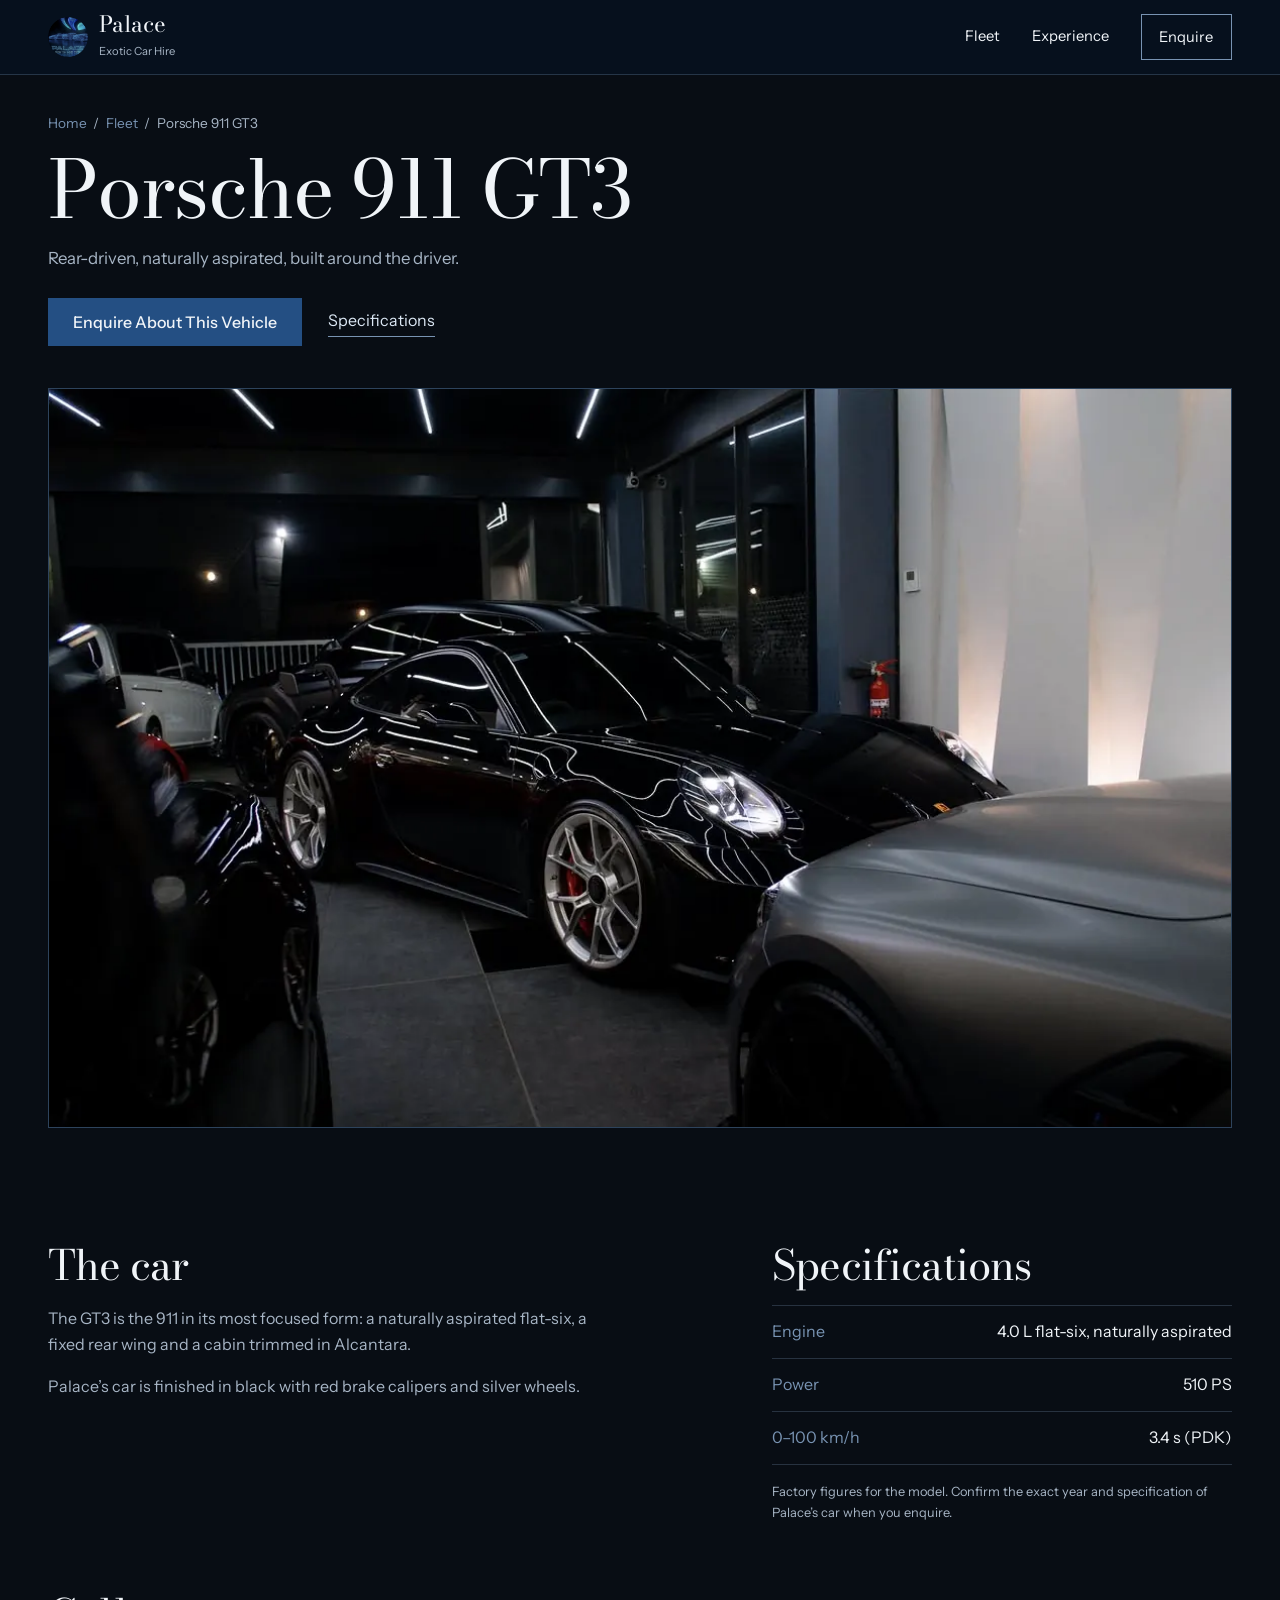
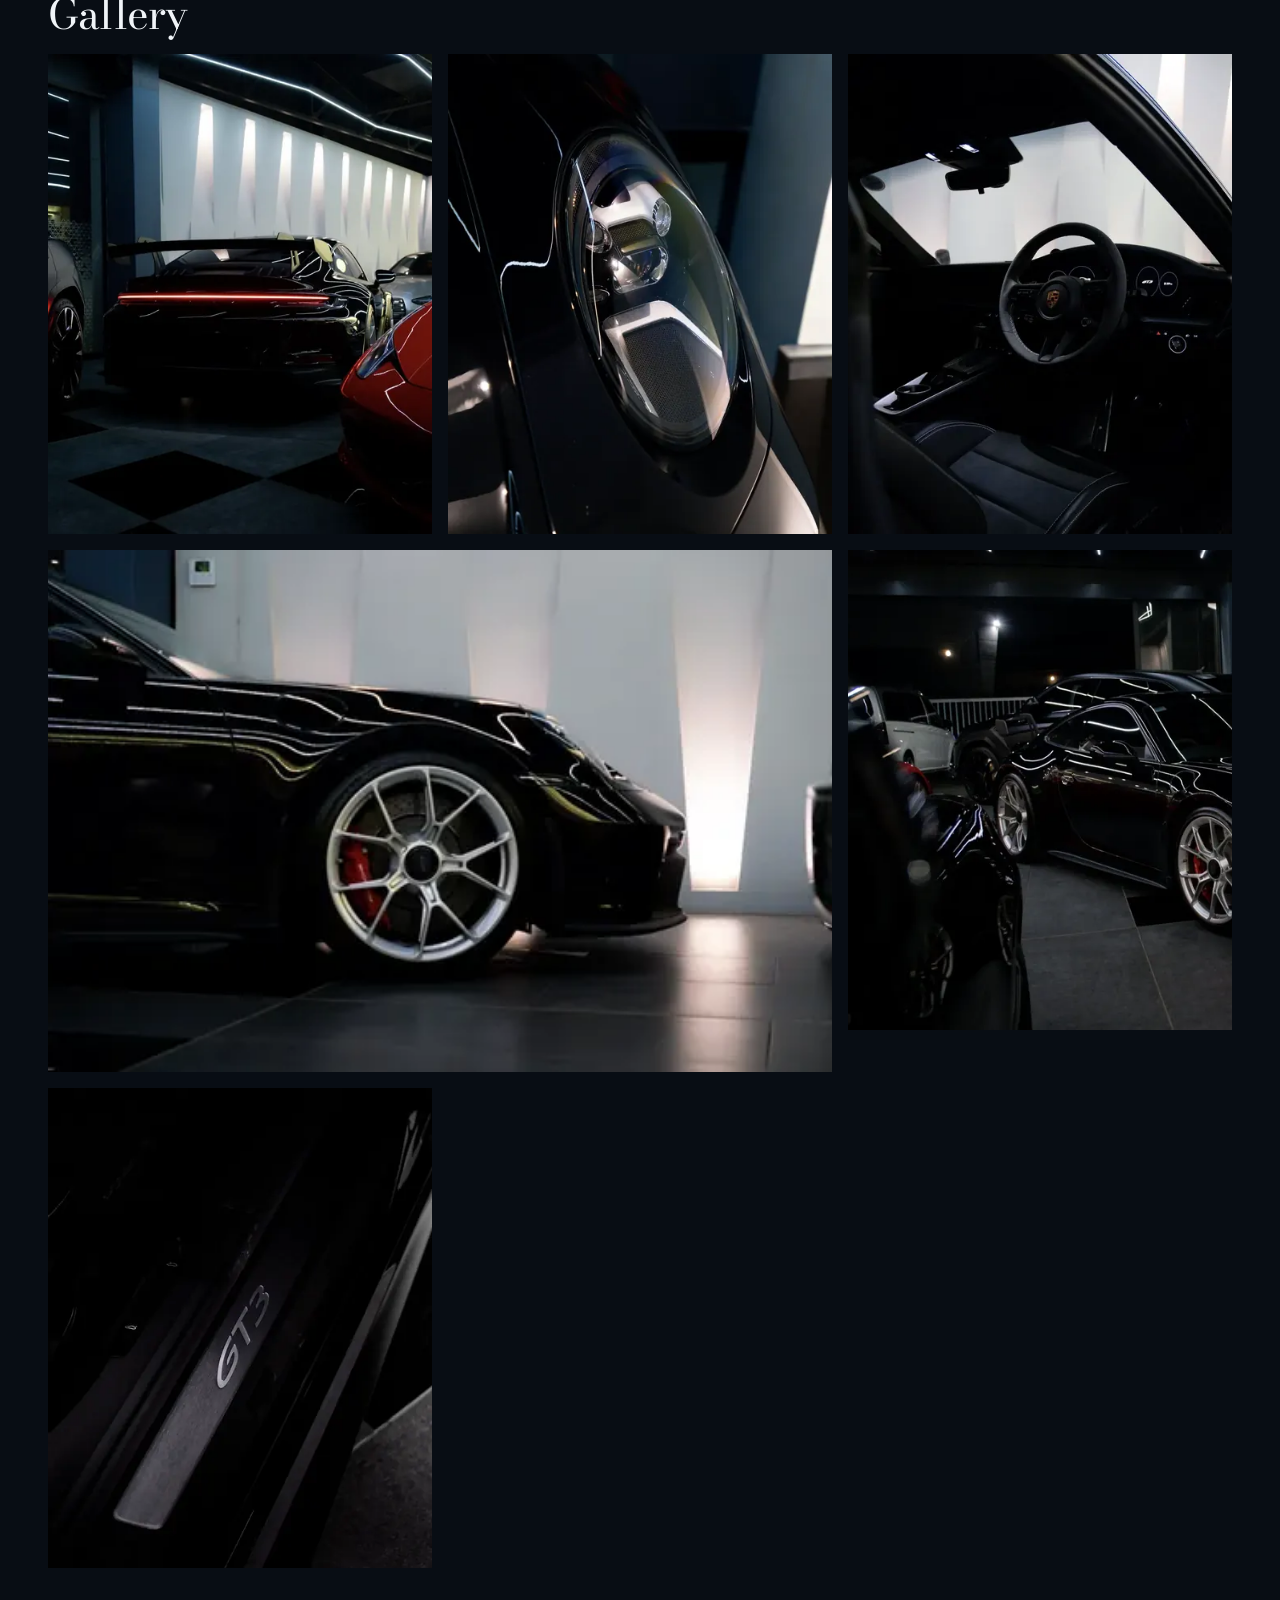
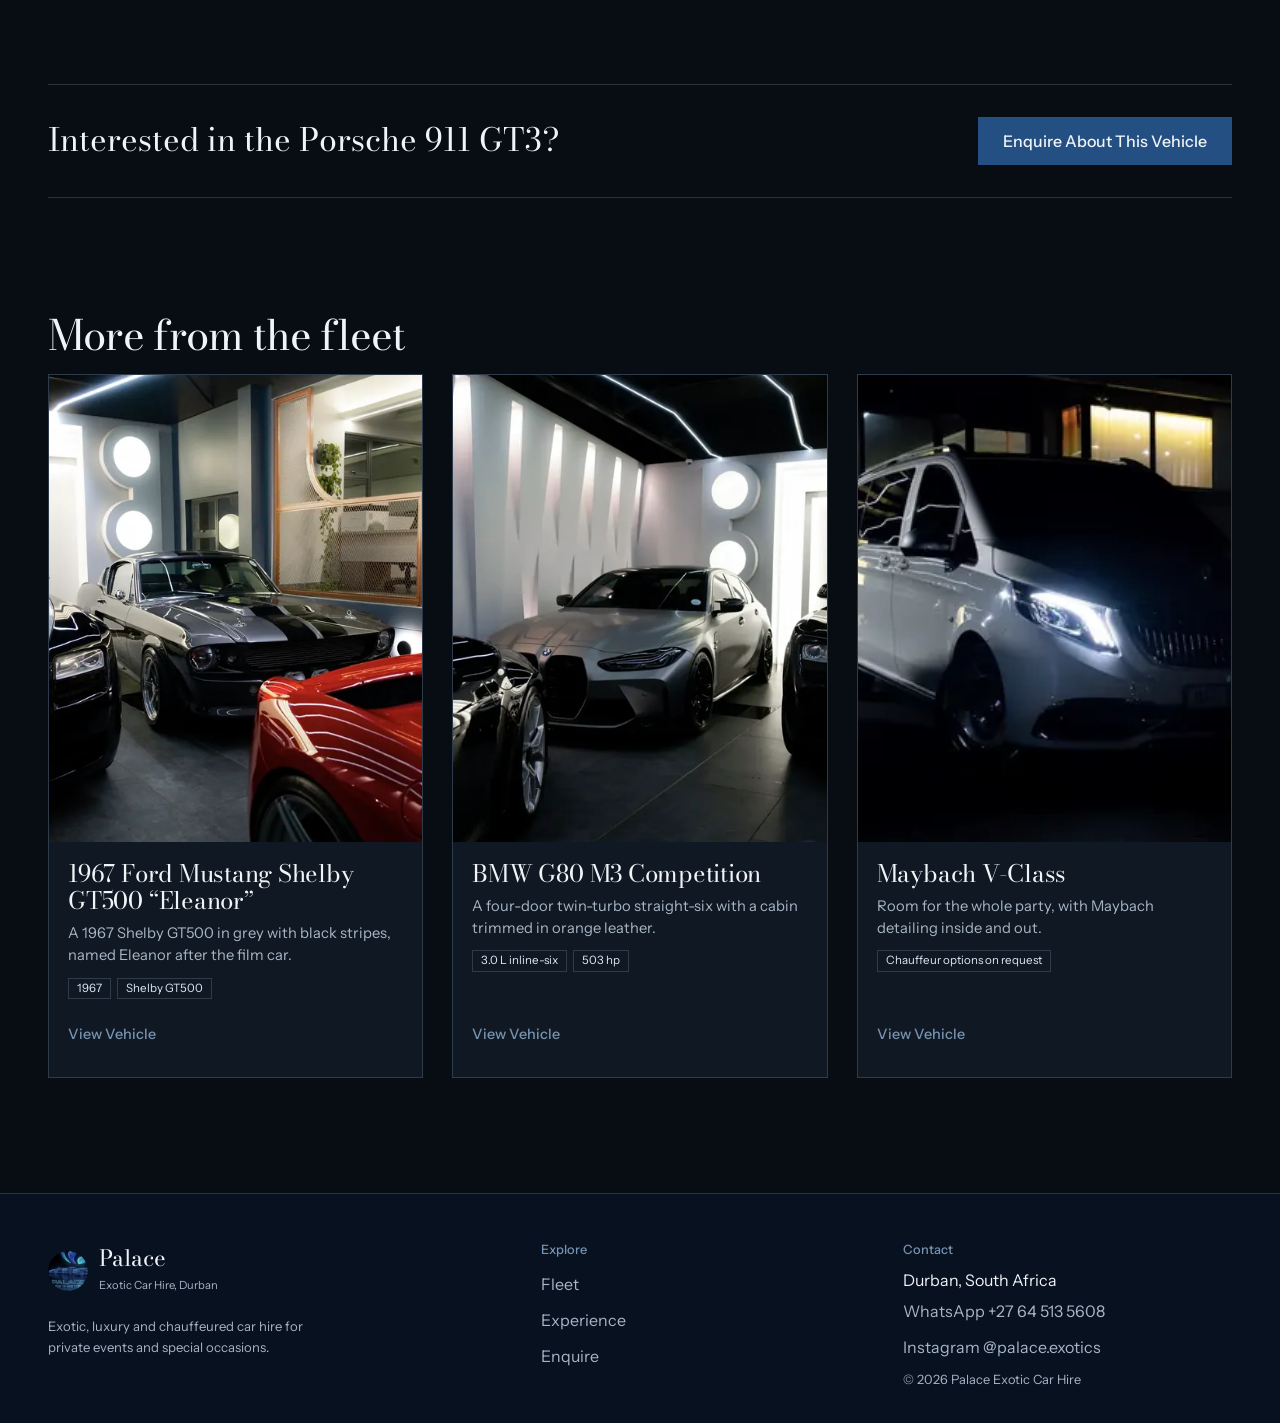
<file: porsche-911-gt3.html>
<!DOCTYPE html>
<html lang="en">
<head>
<meta charset="utf-8">
<meta name="viewport" content="width=device-width, initial-scale=1, viewport-fit=cover">
<title>Porsche 911 GT3 hire in Durban | Palace Exotic Car Hire</title>
<meta name="description" content="Porsche 911 GT3 for hire in Durban, South Africa. A track-bred 911 with a naturally aspirated flat-six and an unmistakable rear wing. Enquire on WhatsApp.">
<meta property="og:title" content="Porsche 911 GT3 hire in Durban | Palace Exotic Car Hire">
<meta property="og:description" content="Porsche 911 GT3 for hire in Durban, South Africa. A track-bred 911 with a naturally aspirated flat-six and an unmistakable rear wing. Enquire on WhatsApp.">
<meta property="og:type" content="website">
<meta property="og:site_name" content="Palace Exotic Car Hire">
<meta property="og:locale" content="en_ZA">
<!-- Before launch: make og:image absolute and add <link rel="canonical" href="https://YOUR-DOMAIN/PAGE.html"> -->
<meta property="og:image" content="assets/img/gt3-bay.webp">
<meta name="twitter:card" content="summary_large_image">
<meta name="theme-color" content="#07111F">
<link rel="icon" href="assets/img/logo.webp" type="image/webp">
<link rel="apple-touch-icon" href="assets/img/apple-touch-icon.png">
<link rel="preload" as="font" type="font/woff2" href="assets/fonts/bodoni-moda-latin-wght-normal.woff2" crossorigin>
<link rel="preload" as="font" type="font/woff2" href="assets/fonts/instrument-sans-latin-wght-normal.woff2" crossorigin>
<link rel="preload" as="image" href="assets/img/gt3-bay.webp" imagesrcset="assets/img/gt3-bay-480.webp 480w, assets/img/gt3-bay-800.webp 800w, assets/img/gt3-bay.webp 1170w" imagesizes="(min-width:1200px) 1200px, 100vw" fetchpriority="high">
<link rel="stylesheet" href="assets/css/site.css">
</head>
<body>
<a class="skip" href="#main">Skip to content</a>
<header class="nav solid" id="nav">
  <a class="brand" href="index.html" aria-label="Palace Exotic Car Hire, home"><img src="assets/img/logo.webp" width="40" height="40" alt=""><span><b>Palace</b><small>Exotic Car Hire</small></span></a>
  <button class="menu" aria-expanded="false" aria-controls="links">Menu</button>
  <nav class="links" id="links" aria-label="Primary"><a href="index.html#fleet">Fleet</a><a href="index.html#experience">Experience</a><a class="cta" href="index.html#enquire">Enquire</a></nav>
</header>
<main id="main" class="page">
<section class="wrap vh"><nav class="crumbs" aria-label="Breadcrumb"><a href="index.html">Home</a><span aria-hidden="true">/</span><a href="index.html#fleet">Fleet</a><span aria-hidden="true">/</span><span style="margin:0" aria-current="page">Porsche 911 GT3</span></nav>
<h1 class="serif">Porsche 911 GT3</h1><p class="lead">Rear-driven, naturally aspirated, built around the driver.</p>
<div class="acts"><a class="btn" data-car="Porsche 911 GT3" href="https://wa.me/27645135608" target="_blank" rel="noopener noreferrer">Enquire About This Vehicle</a><a class="ulink" href="#specs">Specifications</a></div></section>
<div class="wrap"><figure class="ph vhero"><img src="assets/img/gt3-bay.webp" srcset="assets/img/gt3-bay-480.webp 480w, assets/img/gt3-bay-800.webp 800w, assets/img/gt3-bay.webp 1170w" sizes="(min-width:1200px) 1200px, 100vw" width="1170" height="774" alt="Porsche 911 GT3 in the Palace garage" fetchpriority="high" style="object-position:42% 55%"></figure></div>
<section class="wrap vb"><div><h2 class="serif">The car</h2><p>The GT3 is the 911 in its most focused form: a naturally aspirated flat-six, a fixed rear wing and a cabin trimmed in Alcantara.</p><p>Palace’s car is finished in black with red brake calipers and silver wheels.</p></div>
<div id="specs"><h2 class="serif">Specifications</h2><dl class="spec"><div><dt>Engine</dt><dd>4.0 L flat-six, naturally aspirated</dd></div><div><dt>Power</dt><dd>510 PS</dd></div><div><dt>0–100 km/h</dt><dd>3.4 s (PDK)</dd></div></dl><p class="note">Factory figures for the model. Confirm the exact year and specification of Palace’s car when you enquire.</p></div></section>
<section class="wrap gl" aria-labelledby="g"><h2 class="serif" id="g">Gallery</h2><div class="gal"><figure class="ph p"><img src="assets/img/gt3-rear.webp" srcset="assets/img/gt3-rear-480.webp 480w, assets/img/gt3-rear-800.webp 800w, assets/img/gt3-rear.webp 1170w" sizes="(max-width:899px) 100vw, 33vw" width="1170" height="1457" alt="Porsche 911 GT3: photograph 1" loading="lazy" decoding="async"></figure><figure class="ph p"><img src="assets/img/gt3-lamp.webp" srcset="assets/img/gt3-lamp-480.webp 480w, assets/img/gt3-lamp-800.webp 800w, assets/img/gt3-lamp.webp 1170w" sizes="(max-width:899px) 100vw, 33vw" width="1170" height="1553" alt="Porsche 911 GT3: photograph 2" loading="lazy" decoding="async"></figure><figure class="ph l"><img src="assets/img/gt3-wheel.webp" srcset="assets/img/gt3-wheel-480.webp 480w, assets/img/gt3-wheel-800.webp 800w, assets/img/gt3-wheel.webp 1170w" sizes="(max-width:899px) 100vw, 33vw" width="1170" height="774" alt="Porsche 911 GT3: photograph 3" loading="lazy" decoding="async"></figure><figure class="ph p"><img src="assets/img/gt3-cockpit.webp" srcset="assets/img/gt3-cockpit-480.webp 480w, assets/img/gt3-cockpit-800.webp 800w, assets/img/gt3-cockpit.webp 1170w" sizes="(max-width:899px) 100vw, 33vw" width="1170" height="1457" alt="Porsche 911 GT3: photograph 4" loading="lazy" decoding="async"></figure><figure class="ph p"><img src="assets/img/gt3-cabin-bay.webp" srcset="assets/img/gt3-cabin-bay-480.webp 480w, assets/img/gt3-cabin-bay-800.webp 800w, assets/img/gt3-cabin-bay.webp 1170w" sizes="(max-width:899px) 100vw, 33vw" width="1170" height="1380" alt="Porsche 911 GT3: photograph 5" loading="lazy" decoding="async"></figure><figure class="ph p"><img src="assets/img/gt3-sill.webp" srcset="assets/img/gt3-sill-480.webp 480w, assets/img/gt3-sill-800.webp 800w, assets/img/gt3-sill.webp 1170w" sizes="(max-width:899px) 100vw, 33vw" width="1170" height="1552" alt="Porsche 911 GT3: photograph 6" loading="lazy" decoding="async"></figure></div></section>
<div class="wrap"><div class="band"><p>Interested in the Porsche 911 GT3?</p><a class="btn" data-car="Porsche 911 GT3" href="https://wa.me/27645135608" target="_blank" rel="noopener noreferrer">Enquire About This Vehicle</a></div></div>
<section class="wrap rel" aria-labelledby="r"><h2 class="serif" id="r">More from the fleet</h2><div class="grid"><article class="card"><a class="ph" href="ford-mustang-shelby-gt500-eleanor.html" tabindex="-1" aria-hidden="true"><img src="assets/img/gt500-front.webp" srcset="assets/img/gt500-front-480.webp 480w, assets/img/gt500-front-800.webp 800w, assets/img/gt500-front.webp 1170w" sizes="(max-width:899px) 50vw, 33vw" width="1170" height="1553" alt="" loading="lazy" decoding="async" style="object-position:50% 55%"></a>
 <div class="bd"><h3><a href="ford-mustang-shelby-gt500-eleanor.html">1967 Ford Mustang Shelby GT500 “Eleanor”</a></h3><p>A 1967 Shelby GT500 in grey with black stripes, named Eleanor after the film car.</p><ul class="chips"><li>1967</li><li>Shelby GT500</li></ul>
 <a class="more" href="ford-mustang-shelby-gt500-eleanor.html">View Vehicle<span class="sr">: 1967 Ford Mustang Shelby GT500 “Eleanor”</span></a></div></article>
<article class="card"><a class="ph" href="bmw-g80-m3-competition.html" tabindex="-1" aria-hidden="true"><img src="assets/img/m3-front.webp" srcset="assets/img/m3-front-480.webp 480w, assets/img/m3-front-800.webp 800w, assets/img/m3-front.webp 1170w" sizes="(max-width:899px) 50vw, 33vw" width="1170" height="1394" alt="" loading="lazy" decoding="async" style="object-position:50% 58%"></a>
 <div class="bd"><h3><a href="bmw-g80-m3-competition.html">BMW G80 M3 Competition</a></h3><p>A four-door twin-turbo straight-six with a cabin trimmed in orange leather.</p><ul class="chips"><li>3.0 L inline-six</li><li>503 hp</li></ul>
 <a class="more" href="bmw-g80-m3-competition.html">View Vehicle<span class="sr">: BMW G80 M3 Competition</span></a></div></article>
<article class="card"><a class="ph" href="maybach-v-class.html" tabindex="-1" aria-hidden="true"><img src="assets/img/maybach-front.webp" srcset="assets/img/maybach-front-480.webp 480w, assets/img/maybach-front-800.webp 800w, assets/img/maybach-front.webp 1170w" sizes="(max-width:899px) 50vw, 33vw" width="1170" height="773" alt="" loading="lazy" decoding="async" style="object-position:42% 50%"></a>
 <div class="bd"><h3><a href="maybach-v-class.html">Maybach V-Class</a></h3><p>Room for the whole party, with Maybach detailing inside and out.</p><ul class="chips"><li>Chauffeur options on request</li></ul>
 <a class="more" href="maybach-v-class.html">View Vehicle<span class="sr">: Maybach V-Class</span></a></div></article></div></section>
</main>
<footer><div class="wrap">
  <div><a class="brand" href="index.html"><img src="assets/img/logo.webp" width="40" height="40" alt=""><span><b>Palace</b><small>Exotic Car Hire, Durban</small></span></a>
  <p class="fine" style="margin-top:1rem;max-width:30ch">Exotic, luxury and chauffeured car hire for private events and special occasions.</p></div>
  <nav aria-label="Footer"><h2>Explore</h2><ul><li><a href="index.html#fleet">Fleet</a></li><li><a href="index.html#experience">Experience</a></li><li><a href="index.html#enquire">Enquire</a></li></ul></nav>
  <div><h2>Contact</h2><ul><li>Durban, South Africa</li><li><a class="wa" href="https://wa.me/27645135608" target="_blank" rel="noopener noreferrer">WhatsApp +27 64 513 5608</a></li><li><a href="https://www.instagram.com/palace.exotics/" target="_blank" rel="noopener noreferrer">Instagram @palace.exotics</a></li></ul>
  <small>© <span id="yr">2026</span> Palace Exotic Car Hire</small></div>
</div></footer>
<script src="assets/js/site.js" defer></script>
</body>
</html>
</file>
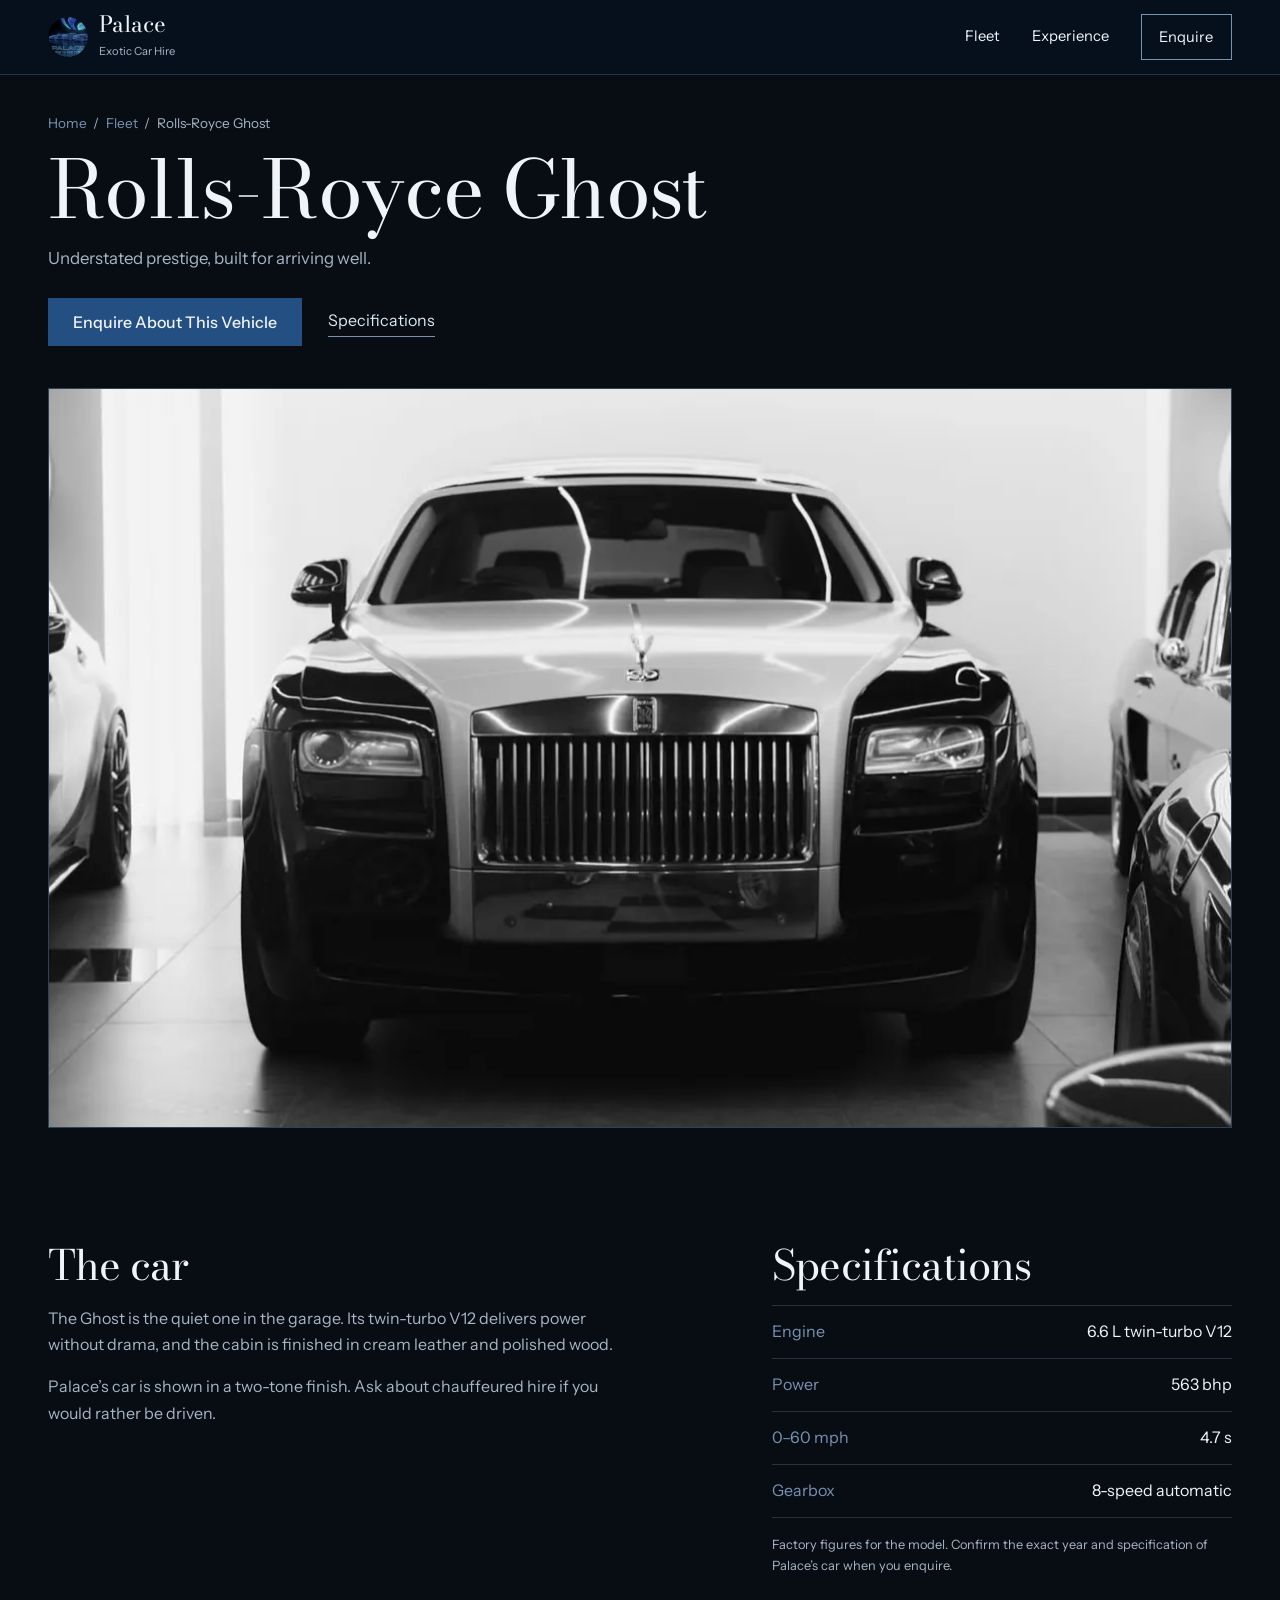
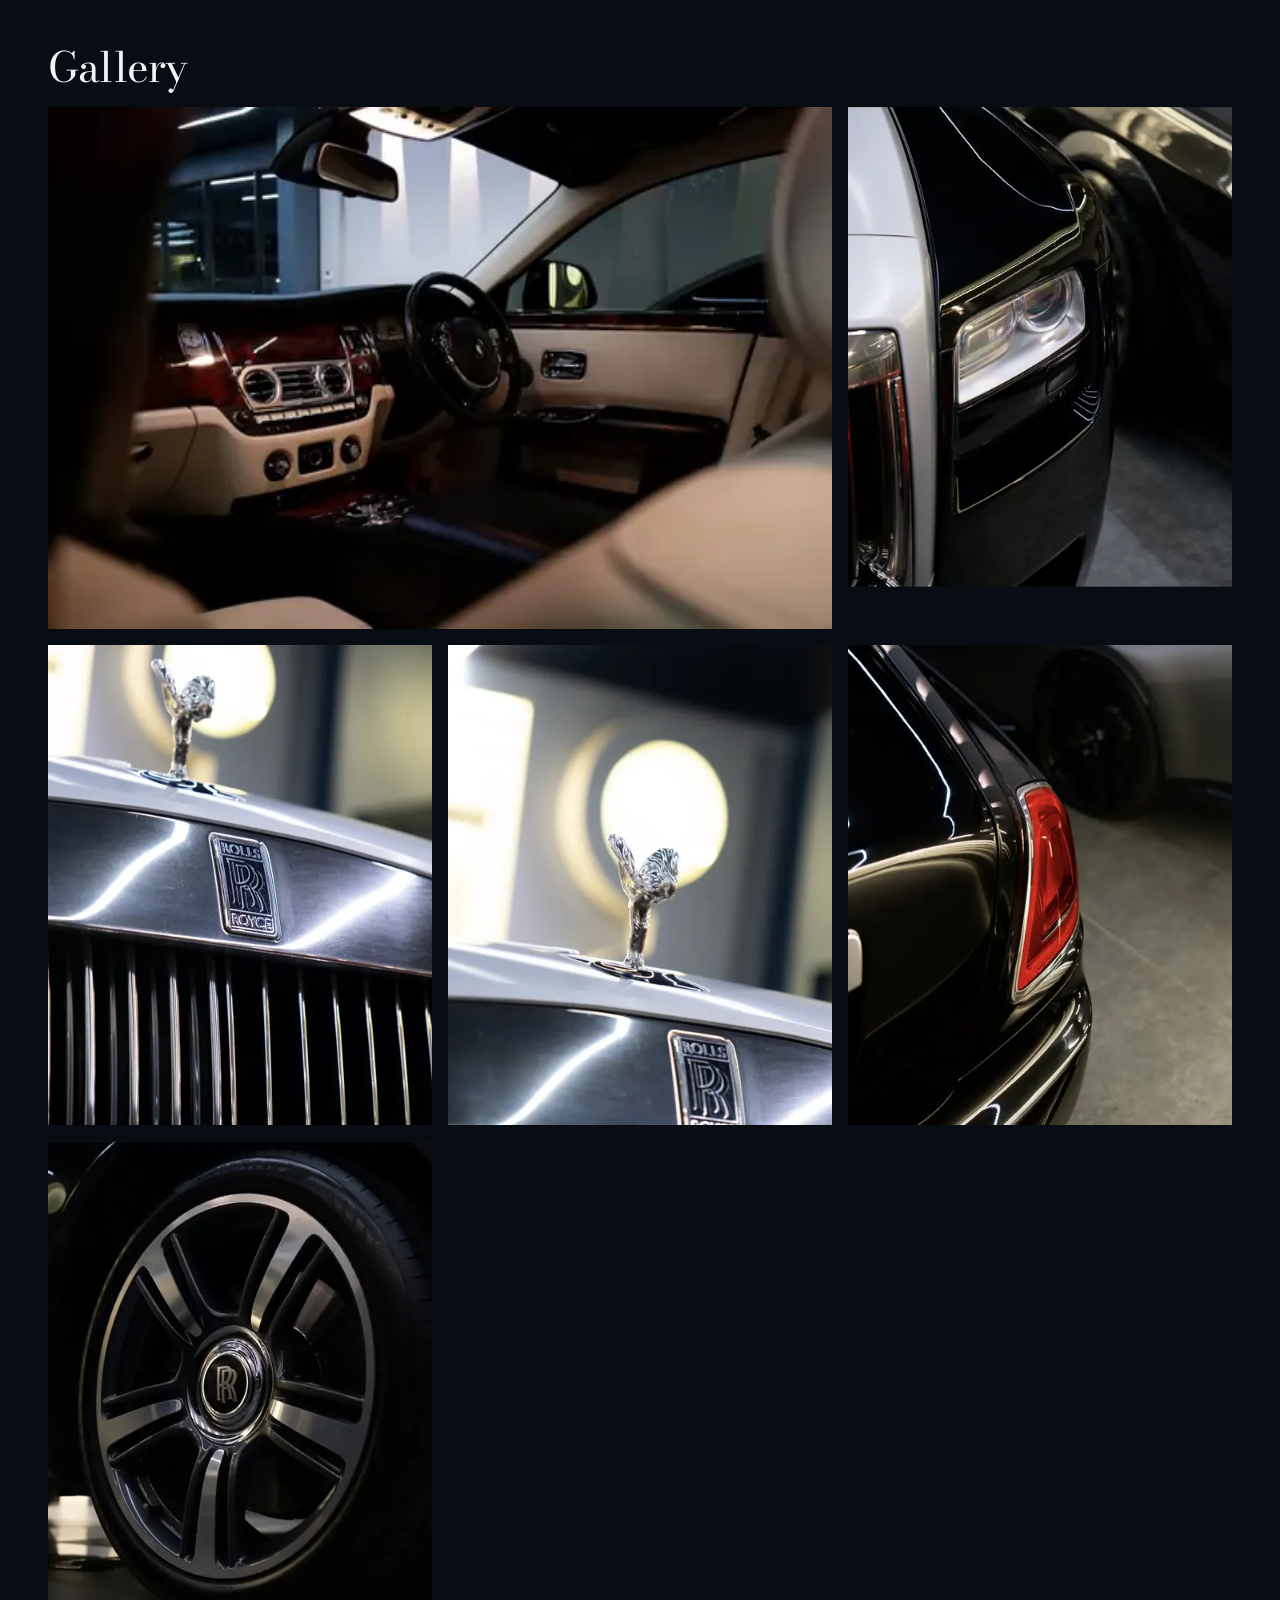
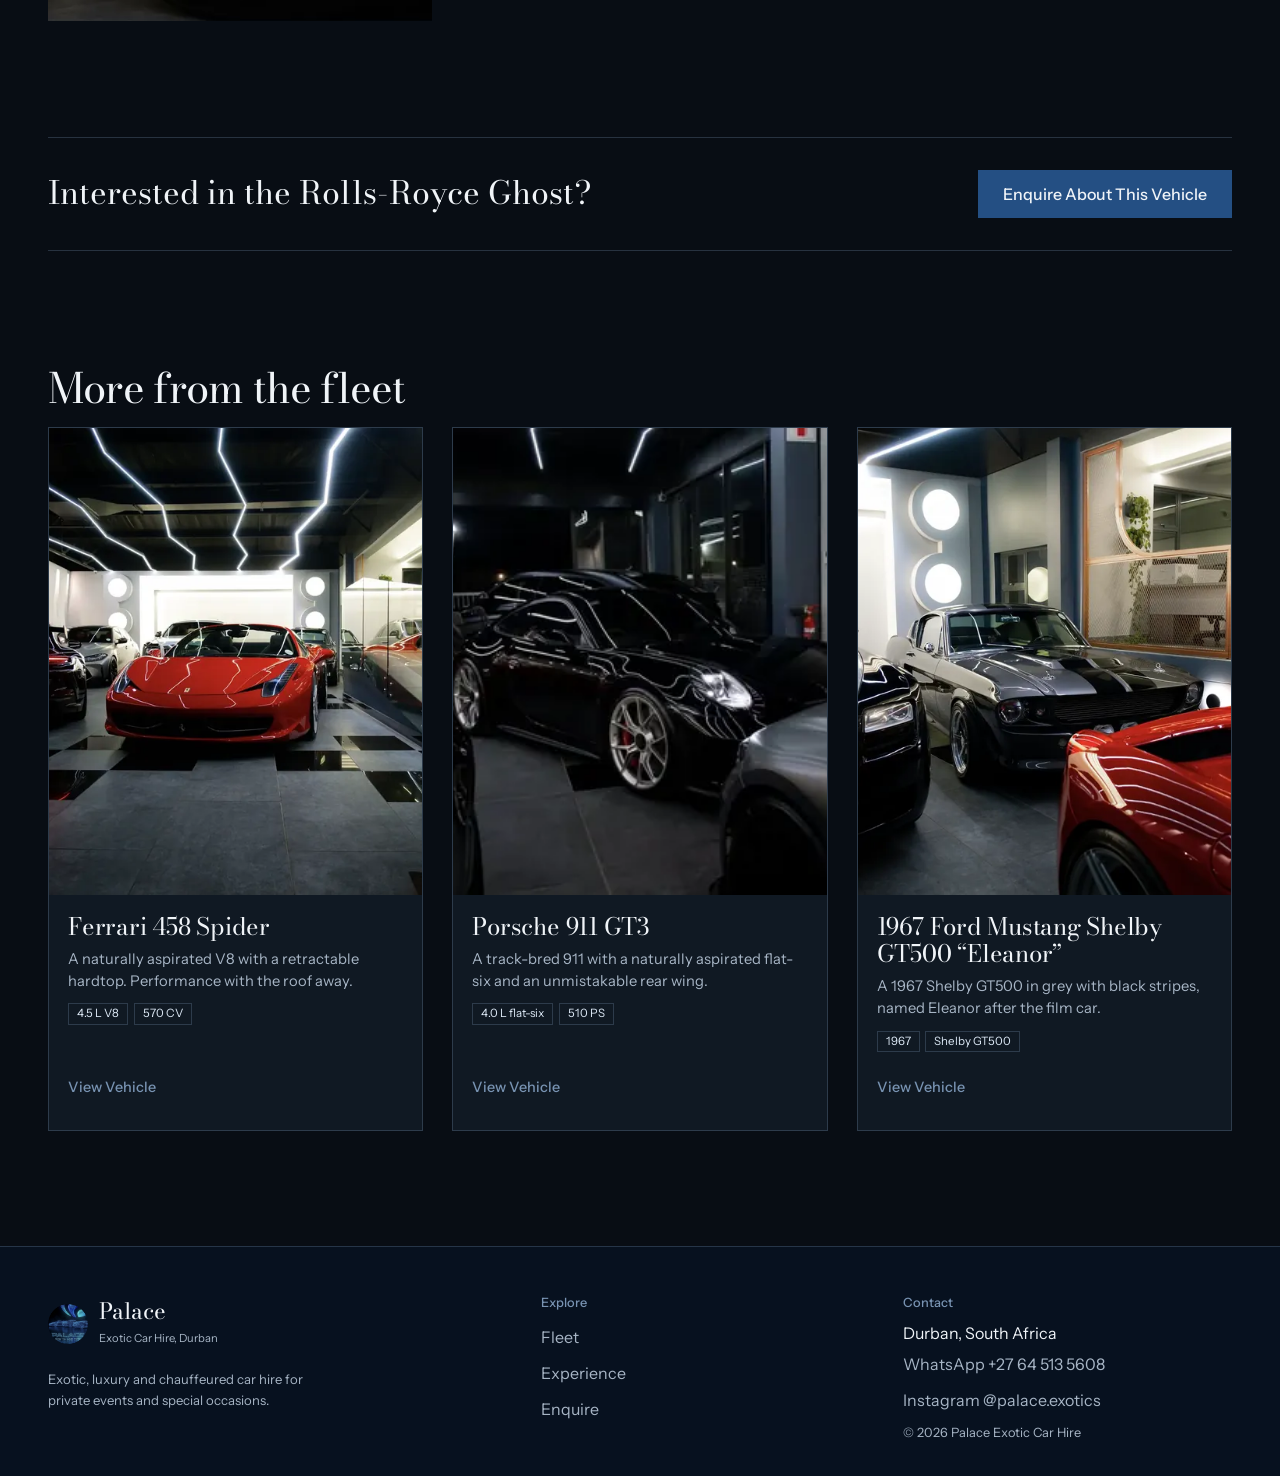
<file: rolls-royce-ghost.html>
<!DOCTYPE html>
<html lang="en">
<head>
<meta charset="utf-8">
<meta name="viewport" content="width=device-width, initial-scale=1, viewport-fit=cover">
<title>Rolls-Royce Ghost hire in Durban | Palace Exotic Car Hire</title>
<meta name="description" content="Rolls-Royce Ghost for hire in Durban, South Africa. Understated prestige: a twin-turbo V12 and a cabin in cream leather and polished wood. Enquire on WhatsApp.">
<meta property="og:title" content="Rolls-Royce Ghost hire in Durban | Palace Exotic Car Hire">
<meta property="og:description" content="Rolls-Royce Ghost for hire in Durban, South Africa. Understated prestige: a twin-turbo V12 and a cabin in cream leather and polished wood. Enquire on WhatsApp.">
<meta property="og:type" content="website">
<meta property="og:site_name" content="Palace Exotic Car Hire">
<meta property="og:locale" content="en_ZA">
<!-- Before launch: make og:image absolute and add <link rel="canonical" href="https://YOUR-DOMAIN/PAGE.html"> -->
<meta property="og:image" content="assets/img/ghost-front.webp">
<meta name="twitter:card" content="summary_large_image">
<meta name="theme-color" content="#07111F">
<link rel="icon" href="assets/img/logo.webp" type="image/webp">
<link rel="apple-touch-icon" href="assets/img/apple-touch-icon.png">
<link rel="preload" as="font" type="font/woff2" href="assets/fonts/bodoni-moda-latin-wght-normal.woff2" crossorigin>
<link rel="preload" as="font" type="font/woff2" href="assets/fonts/instrument-sans-latin-wght-normal.woff2" crossorigin>
<link rel="preload" as="image" href="assets/img/ghost-front.webp" imagesrcset="assets/img/ghost-front-480.webp 480w, assets/img/ghost-front-800.webp 800w, assets/img/ghost-front.webp 1170w" imagesizes="(min-width:1200px) 1200px, 100vw" fetchpriority="high">
<link rel="stylesheet" href="assets/css/site.css">
</head>
<body>
<a class="skip" href="#main">Skip to content</a>
<header class="nav solid" id="nav">
  <a class="brand" href="index.html" aria-label="Palace Exotic Car Hire, home"><img src="assets/img/logo.webp" width="40" height="40" alt=""><span><b>Palace</b><small>Exotic Car Hire</small></span></a>
  <button class="menu" aria-expanded="false" aria-controls="links">Menu</button>
  <nav class="links" id="links" aria-label="Primary"><a href="index.html#fleet">Fleet</a><a href="index.html#experience">Experience</a><a class="cta" href="index.html#enquire">Enquire</a></nav>
</header>
<main id="main" class="page">
<section class="wrap vh"><nav class="crumbs" aria-label="Breadcrumb"><a href="index.html">Home</a><span aria-hidden="true">/</span><a href="index.html#fleet">Fleet</a><span aria-hidden="true">/</span><span style="margin:0" aria-current="page">Rolls-Royce Ghost</span></nav>
<h1 class="serif">Rolls-Royce Ghost</h1><p class="lead">Understated prestige, built for arriving well.</p>
<div class="acts"><a class="btn" data-car="Rolls-Royce Ghost" href="https://wa.me/27645135608" target="_blank" rel="noopener noreferrer">Enquire About This Vehicle</a><a class="ulink" href="#specs">Specifications</a></div></section>
<div class="wrap"><figure class="ph vhero"><img src="assets/img/ghost-front.webp" srcset="assets/img/ghost-front-480.webp 480w, assets/img/ghost-front-800.webp 800w, assets/img/ghost-front.webp 1170w" sizes="(min-width:1200px) 1200px, 100vw" width="1170" height="1554" alt="Rolls-Royce Ghost in the Palace garage" fetchpriority="high" style="object-position:50% 58%"></figure></div>
<section class="wrap vb"><div><h2 class="serif">The car</h2><p>The Ghost is the quiet one in the garage. Its twin-turbo V12 delivers power without drama, and the cabin is finished in cream leather and polished wood.</p><p>Palace’s car is shown in a two-tone finish. Ask about chauffeured hire if you would rather be driven.</p></div>
<div id="specs"><h2 class="serif">Specifications</h2><dl class="spec"><div><dt>Engine</dt><dd>6.6 L twin-turbo V12</dd></div><div><dt>Power</dt><dd>563 bhp</dd></div><div><dt>0–60 mph</dt><dd>4.7 s</dd></div><div><dt>Gearbox</dt><dd>8-speed automatic</dd></div></dl><p class="note">Factory figures for the model. Confirm the exact year and specification of Palace’s car when you enquire.</p></div></section>
<section class="wrap gl" aria-labelledby="g"><h2 class="serif" id="g">Gallery</h2><div class="gal"><figure class="ph l"><img src="assets/img/ghost-cabin.webp" srcset="assets/img/ghost-cabin-480.webp 480w, assets/img/ghost-cabin-800.webp 800w, assets/img/ghost-cabin.webp 1170w" sizes="(max-width:899px) 100vw, 33vw" width="1170" height="774" alt="Rolls-Royce Ghost: photograph 1" loading="lazy" decoding="async"></figure><figure class="ph p"><img src="assets/img/ghost-lamp.webp" srcset="assets/img/ghost-lamp-480.webp 480w, assets/img/ghost-lamp-800.webp 800w, assets/img/ghost-lamp.webp 1170w" sizes="(max-width:899px) 100vw, 33vw" width="1170" height="1553" alt="Rolls-Royce Ghost: photograph 2" loading="lazy" decoding="async"></figure><figure class="ph p"><img src="assets/img/ghost-grille.webp" srcset="assets/img/ghost-grille-480.webp 480w, assets/img/ghost-grille-800.webp 800w, assets/img/ghost-grille.webp 1170w" sizes="(max-width:899px) 100vw, 33vw" width="1170" height="1554" alt="Rolls-Royce Ghost: photograph 3" loading="lazy" decoding="async"></figure><figure class="ph p"><img src="assets/img/ghost-spirit.webp" srcset="assets/img/ghost-spirit-480.webp 480w, assets/img/ghost-spirit-800.webp 800w, assets/img/ghost-spirit.webp 1170w" sizes="(max-width:899px) 100vw, 33vw" width="1170" height="1554" alt="Rolls-Royce Ghost: photograph 4" loading="lazy" decoding="async"></figure><figure class="ph p"><img src="assets/img/ghost-tail.webp" srcset="assets/img/ghost-tail-480.webp 480w, assets/img/ghost-tail-800.webp 800w, assets/img/ghost-tail.webp 1170w" sizes="(max-width:899px) 100vw, 33vw" width="1170" height="1554" alt="Rolls-Royce Ghost: photograph 5" loading="lazy" decoding="async"></figure><figure class="ph p"><img src="assets/img/ghost-wheel.webp" srcset="assets/img/ghost-wheel-480.webp 480w, assets/img/ghost-wheel-800.webp 800w, assets/img/ghost-wheel.webp 1170w" sizes="(max-width:899px) 100vw, 33vw" width="1170" height="1553" alt="Rolls-Royce Ghost: photograph 6" loading="lazy" decoding="async"></figure></div></section>
<div class="wrap"><div class="band"><p>Interested in the Rolls-Royce Ghost?</p><a class="btn" data-car="Rolls-Royce Ghost" href="https://wa.me/27645135608" target="_blank" rel="noopener noreferrer">Enquire About This Vehicle</a></div></div>
<section class="wrap rel" aria-labelledby="r"><h2 class="serif" id="r">More from the fleet</h2><div class="grid"><article class="card"><a class="ph" href="ferrari-458-spider.html" tabindex="-1" aria-hidden="true"><img src="assets/img/ferrari-front.webp" srcset="assets/img/ferrari-front-480.webp 480w, assets/img/ferrari-front-800.webp 800w, assets/img/ferrari-front.webp 1170w" sizes="(max-width:899px) 50vw, 33vw" width="1170" height="1456" alt="" loading="lazy" decoding="async" style="object-position:50% 52%"></a>
 <div class="bd"><h3><a href="ferrari-458-spider.html">Ferrari 458 Spider</a></h3><p>A naturally aspirated V8 with a retractable hardtop. Performance with the roof away.</p><ul class="chips"><li>4.5 L V8</li><li>570 CV</li></ul>
 <a class="more" href="ferrari-458-spider.html">View Vehicle<span class="sr">: Ferrari 458 Spider</span></a></div></article>
<article class="card"><a class="ph" href="porsche-911-gt3.html" tabindex="-1" aria-hidden="true"><img src="assets/img/gt3-bay.webp" srcset="assets/img/gt3-bay-480.webp 480w, assets/img/gt3-bay-800.webp 800w, assets/img/gt3-bay.webp 1170w" sizes="(max-width:899px) 50vw, 33vw" width="1170" height="774" alt="" loading="lazy" decoding="async" style="object-position:42% 50%"></a>
 <div class="bd"><h3><a href="porsche-911-gt3.html">Porsche 911 GT3</a></h3><p>A track-bred 911 with a naturally aspirated flat-six and an unmistakable rear wing.</p><ul class="chips"><li>4.0 L flat-six</li><li>510 PS</li></ul>
 <a class="more" href="porsche-911-gt3.html">View Vehicle<span class="sr">: Porsche 911 GT3</span></a></div></article>
<article class="card"><a class="ph" href="ford-mustang-shelby-gt500-eleanor.html" tabindex="-1" aria-hidden="true"><img src="assets/img/gt500-front.webp" srcset="assets/img/gt500-front-480.webp 480w, assets/img/gt500-front-800.webp 800w, assets/img/gt500-front.webp 1170w" sizes="(max-width:899px) 50vw, 33vw" width="1170" height="1553" alt="" loading="lazy" decoding="async" style="object-position:50% 55%"></a>
 <div class="bd"><h3><a href="ford-mustang-shelby-gt500-eleanor.html">1967 Ford Mustang Shelby GT500 “Eleanor”</a></h3><p>A 1967 Shelby GT500 in grey with black stripes, named Eleanor after the film car.</p><ul class="chips"><li>1967</li><li>Shelby GT500</li></ul>
 <a class="more" href="ford-mustang-shelby-gt500-eleanor.html">View Vehicle<span class="sr">: 1967 Ford Mustang Shelby GT500 “Eleanor”</span></a></div></article></div></section>
</main>
<footer><div class="wrap">
  <div><a class="brand" href="index.html"><img src="assets/img/logo.webp" width="40" height="40" alt=""><span><b>Palace</b><small>Exotic Car Hire, Durban</small></span></a>
  <p class="fine" style="margin-top:1rem;max-width:30ch">Exotic, luxury and chauffeured car hire for private events and special occasions.</p></div>
  <nav aria-label="Footer"><h2>Explore</h2><ul><li><a href="index.html#fleet">Fleet</a></li><li><a href="index.html#experience">Experience</a></li><li><a href="index.html#enquire">Enquire</a></li></ul></nav>
  <div><h2>Contact</h2><ul><li>Durban, South Africa</li><li><a class="wa" href="https://wa.me/27645135608" target="_blank" rel="noopener noreferrer">WhatsApp +27 64 513 5608</a></li><li><a href="https://www.instagram.com/palace.exotics/" target="_blank" rel="noopener noreferrer">Instagram @palace.exotics</a></li></ul>
  <small>© <span id="yr">2026</span> Palace Exotic Car Hire</small></div>
</div></footer>
<script src="assets/js/site.js" defer></script>
</body>
</html>
</file>
<file: assets/css/site.css>
@font-face{font-family:"Bodoni Moda";src:url(../fonts/bodoni-moda-latin-wght-normal.woff2) format("woff2");font-weight:400 900;font-style:normal;font-display:swap}
@font-face{font-family:"Bodoni Moda";src:url(../fonts/bodoni-moda-latin-wght-italic.woff2) format("woff2");font-weight:400 900;font-style:italic;font-display:swap}
@font-face{font-family:"Instrument Sans";src:url(../fonts/instrument-sans-latin-wght-normal.woff2) format("woff2");font-weight:400 700;font-display:swap}
:root{--bg:#080D14;--surface:#101923;--navy:#07111F;--deep:#10243A;--sap:#244F83;--steel:#7893B2;--ice:#DCE8F5;--text:#F0F4F8;--text2:#A7B5C5;--line:rgba(120,147,178,.28);--serif:"Bodoni Moda","Didot","Bodoni 72",Georgia,serif;--sans:"Instrument Sans",system-ui,-apple-system,"Segoe UI",sans-serif;--pad:clamp(1.25rem,4vw,3rem);--max:76rem;--sec:clamp(4rem,9vw,7.5rem)}
*{box-sizing:border-box;margin:0}
html{scroll-behavior:smooth;scroll-padding-top:5.5rem;-webkit-text-size-adjust:100%}html.lock{overflow:hidden}
body{background:var(--bg);color:var(--text);font:400 1rem/1.65 var(--sans);overflow-x:hidden}
img{display:block;max-width:100%;height:auto}a{color:inherit}
:focus-visible{outline:2px solid var(--ice);outline-offset:3px}
.skip{position:absolute;left:var(--pad);top:-4rem;background:var(--ice);color:var(--navy);padding:.6rem 1rem;z-index:100}.skip:focus{top:.75rem}
.sr{position:absolute;width:1px;height:1px;overflow:hidden;clip:rect(0 0 0 0);white-space:nowrap}
.wrap{width:min(100% - 2*var(--pad),var(--max));margin-inline:auto}
.serif{font-family:var(--serif);font-weight:400;letter-spacing:-.02em}
.ph{position:relative;overflow:hidden;background:var(--deep)}.ph img{width:100%;height:100%;object-fit:cover}
/* header */
.nav{position:fixed;inset:0 0 auto;z-index:50;display:flex;align-items:center;justify-content:space-between;padding:calc(.8rem + env(safe-area-inset-top,0px)) var(--pad) .8rem;transition:background-color .3s}
.nav.solid{background:rgba(7,17,31,.96);border-bottom:1px solid var(--line)}
.brand{display:flex;align-items:center;gap:.7rem;text-decoration:none}.brand img{width:40px;height:40px;border-radius:50%}
.brand b{font:400 1.4rem/1 var(--serif)}.brand small{display:block;font-size:.7rem;color:var(--text2);margin-top:.2rem}
.links{display:flex;gap:2rem;align-items:center;font-size:.92rem}
.links a{text-decoration:none;padding:.65rem 0;border-bottom:1px solid transparent;transition:border-color .2s,color .2s}.links a:hover{border-color:var(--steel);color:var(--ice)}
.links .cta{border:1px solid var(--steel);padding:.6rem 1.1rem}.links .cta:hover{background:var(--sap);border-color:var(--sap);color:var(--text)}
.menu{display:none;background:none;border:0;color:inherit;font:inherit;min-height:44px;min-width:44px;text-align:right;cursor:pointer}
@media(max-width:760px){.menu{display:block}.nav.open .menu,.nav.open .brand{position:relative;z-index:2}.links{position:fixed;inset:0;background:var(--navy);flex-direction:column;justify-content:center;gap:1.4rem;font:400 2rem var(--serif);visibility:hidden;opacity:0;transition:opacity .25s,visibility .25s}.nav.open .links{visibility:visible;opacity:1}.links .cta{font:inherit;border:0;padding:0;text-decoration:underline;text-decoration-color:var(--steel)}}
/* buttons */
.btn,.enq{display:inline-flex;align-items:center;justify-content:center;min-height:48px;padding:.8rem 1.5rem;text-decoration:none;font:500 1rem var(--sans);cursor:pointer;transition:background-color .2s,color .2s,border-color .2s}
.btn{background:var(--sap);color:var(--text);border:1px solid var(--sap)}.btn:hover{background:var(--steel);border-color:var(--steel);color:var(--navy)}
.enq{border:1px solid var(--steel);color:var(--ice);background:none}.enq:hover{background:var(--sap);border-color:var(--sap);color:var(--text)}
.btn:active,.enq:active{transform:translateY(1px)}.btn[disabled]{opacity:.55;cursor:default}
.ulink{color:var(--ice);text-decoration:none;border-bottom:1px solid var(--steel);padding-bottom:.15rem}.ulink:hover{border-color:var(--ice)}
/* home hero */
.hero{position:relative;min-height:86vh;min-height:86svh;display:flex;align-items:flex-end;padding:7rem var(--pad) clamp(2.5rem,6vw,4.5rem);isolation:isolate}
.hero .ph{position:absolute;inset:0;z-index:-1}.hero .ph img{object-position:58% 70%}
.hero .ph::after{content:"";position:absolute;inset:0;background:linear-gradient(180deg,rgba(7,17,31,.7),rgba(7,17,31,.15) 28%,rgba(7,17,31,.6) 58%,rgba(7,17,31,.97))}
.hero .in{width:min(100%,var(--max));margin-inline:auto}
.hero h1{font-size:clamp(2.5rem,8.4vw,6.2rem);line-height:.96;max-width:12ch}.hero h1 em{color:var(--ice)}
.hero p{margin:1.2rem 0 1.8rem;max-width:34ch;color:var(--text);font-size:1.05rem}
.hero .acts{display:flex;gap:1rem 1.6rem;align-items:center;flex-wrap:wrap}
/* sections */
.sec{padding:var(--sec) 0}
.sec h2{font-size:clamp(2rem,5vw,3.6rem);line-height:1.05}.sec .sub{color:var(--text2);max-width:46ch;margin:.9rem 0 clamp(1.6rem,4vw,3rem)}
.grid{display:grid;grid-template-columns:1fr;gap:clamp(.8rem,2.4vw,1.8rem)}
@media(min-width:360px){.grid{grid-template-columns:repeat(2,1fr)}}@media(min-width:900px){.grid{grid-template-columns:repeat(3,1fr)}}
.card{display:flex;flex-direction:column;background:var(--surface);border:1px solid var(--line);transition:border-color .25s,transform .25s}
.card:hover{border-color:var(--steel);transform:translateY(-2px)}
.card .ph{aspect-ratio:4/5}.card .ph img{transition:transform .7s}.card:hover .ph img{transform:scale(1.03)}
.card .bd{display:flex;flex-direction:column;flex:1;padding:.85rem .85rem 1rem}
.card h3{font:400 clamp(1.05rem,3.8vw,1.5rem)/1.15 var(--serif);letter-spacing:-.01em}.card h3 a{text-decoration:none}
.card p{color:var(--text2);font-size:.84rem;line-height:1.5;margin-top:.45rem;display:-webkit-box;-webkit-line-clamp:3;-webkit-box-orient:vertical;overflow:hidden}
.chips{list-style:none;padding:0;margin:.7rem 0 1rem;display:flex;flex-wrap:wrap;gap:.35rem}
.chips li{font-size:.72rem;line-height:1.3;border:1px solid var(--line);color:var(--ice);padding:.15rem .5rem}
.more{margin-top:auto;color:var(--steel);text-decoration:none;font-size:.9rem;font-weight:500;padding:.5rem 0;align-self:flex-start;border-bottom:1px solid transparent}.card:hover .more,.more:hover{color:var(--ice);border-color:var(--steel)}
@media(min-width:900px){.card .bd{padding:1.1rem 1.2rem 1.3rem}.card p{font-size:.92rem}}
/* story */
.story{background:var(--navy);border-block:1px solid var(--line)}
.story .cols{display:grid;gap:2.5rem;grid-template-columns:1fr}@media(min-width:860px){.story .cols{grid-template-columns:1fr 1fr;gap:5rem;align-items:center}}
.story .ph{aspect-ratio:4/5;max-width:28rem}
.story ul{list-style:none;padding:0;margin-top:1.6rem}.story li{border-top:1px solid var(--line);padding:1rem 0}.story li:last-child{border-bottom:1px solid var(--line)}
.story li b{display:block;font:400 1.35rem/1.2 var(--serif);margin-bottom:.2rem}.story li span{color:var(--text2)}
/* enquiry */
.enqs{background:var(--surface)}.enqs .cols{display:grid;gap:2rem;grid-template-columns:1fr}@media(min-width:860px){.enqs .cols{grid-template-columns:5fr 6fr;gap:5rem}}
.enqs .sub{margin-bottom:0}
form{display:grid;gap:1rem}label{display:grid;gap:.35rem;font-size:.86rem;font-weight:500;color:var(--ice)}
input,select,textarea{font:inherit;color:var(--text);background:var(--bg);border:1px solid var(--line);border-radius:0;padding:.8rem .9rem;width:100%;min-height:48px}
input:focus,select:focus,textarea:focus{border-color:var(--steel)}input[type=date]{color-scheme:dark}
.two{display:grid;grid-template-columns:1fr 1fr;gap:1rem}@media(max-width:480px){.two{grid-template-columns:1fr}}
.fine{font-size:.82rem;color:var(--text2)}.fine a{color:var(--ice)}
.err{color:#F2A5A5;font-size:.82rem;font-weight:400}[aria-invalid=true]{border-color:#F2A5A5}
/* footer */
footer{border-top:1px solid var(--line);padding:3rem 0 calc(2rem + env(safe-area-inset-bottom,0px));background:var(--navy)}
footer .wrap{display:grid;gap:2rem;grid-template-columns:1fr}@media(min-width:760px){footer .wrap{grid-template-columns:1.4fr 1fr 1fr}}
footer h2{font:500 .8rem var(--sans);color:var(--steel);margin-bottom:.6rem}footer ul{list-style:none;padding:0}footer a{display:inline-block;padding:.3rem 0;text-decoration:none;color:var(--text2)}footer a:hover{color:var(--ice)}
footer .brand b{color:var(--text)}footer small{color:var(--text2);font-size:.8rem}
/* vehicle pages */
.page{padding-top:5.5rem}
.crumbs{font-size:.85rem;color:var(--text2);padding:1.5rem 0 0}.crumbs a{color:var(--steel);text-decoration:none}.crumbs a:hover{color:var(--ice)}.crumbs span{margin:0 .4rem}
.vh h1{font-size:clamp(2.3rem,7.5vw,5rem);line-height:1;margin:.9rem 0 1rem}.vh .lead{max-width:46ch;color:var(--text2);font-size:1.05rem}.vh .acts{display:flex;gap:1rem 1.6rem;align-items:center;flex-wrap:wrap;margin:1.6rem 0 clamp(1.6rem,4vw,2.6rem)}
.vhero{aspect-ratio:4/3;border:1px solid var(--line)}@media(min-width:700px){.vhero{aspect-ratio:3/2}}@media(min-width:1000px){.vhero{aspect-ratio:16/10}}
.vb{display:grid;gap:2.5rem;grid-template-columns:1fr;padding:var(--sec) 0 calc(var(--sec)*.6)}@media(min-width:860px){.vb{grid-template-columns:7fr 5fr;gap:5rem}}
.vb h2,.gl h2,.rel h2{font-size:clamp(1.7rem,4vw,2.6rem);line-height:1.1;margin-bottom:1rem}.vb p{color:var(--text2);max-width:52ch}.vb p+p{margin-top:1rem}
.spec{margin:0}.spec div{display:flex;justify-content:space-between;gap:1.5rem;border-top:1px solid var(--line);padding:.8rem 0}.spec div:last-child{border-bottom:1px solid var(--line)}.spec dt{color:var(--steel)}.spec dd{text-align:right}
.note{font-size:.8rem;color:var(--text2);margin-top:1rem;max-width:44ch}
.gl{padding-bottom:var(--sec)}.gal{display:grid;grid-template-columns:repeat(2,1fr);grid-auto-flow:dense;gap:.6rem}@media(min-width:900px){.gal{grid-template-columns:repeat(3,1fr);gap:1rem}}
.gal .p{aspect-ratio:4/5}.gal .l{grid-column:span 2;aspect-ratio:3/2}@media(max-width:899px){.gal>:last-child:nth-child(odd){grid-column:span 2;aspect-ratio:3/2}}
.band{border-block:1px solid var(--line);padding:2rem 0;display:flex;justify-content:space-between;align-items:center;flex-wrap:wrap;gap:1.2rem}.band p{font:400 clamp(1.3rem,3.5vw,2rem)/1.2 var(--serif)}
.rel{padding:var(--sec) 0}@media(max-width:899px){.rel .card:nth-child(3){display:none}}
@media(prefers-reduced-motion:reduce){html{scroll-behavior:auto}*,*::before,*::after{animation:none!important;transition:none!important}.card:hover{transform:none}.card:hover .ph img{transform:none}}
</file>
